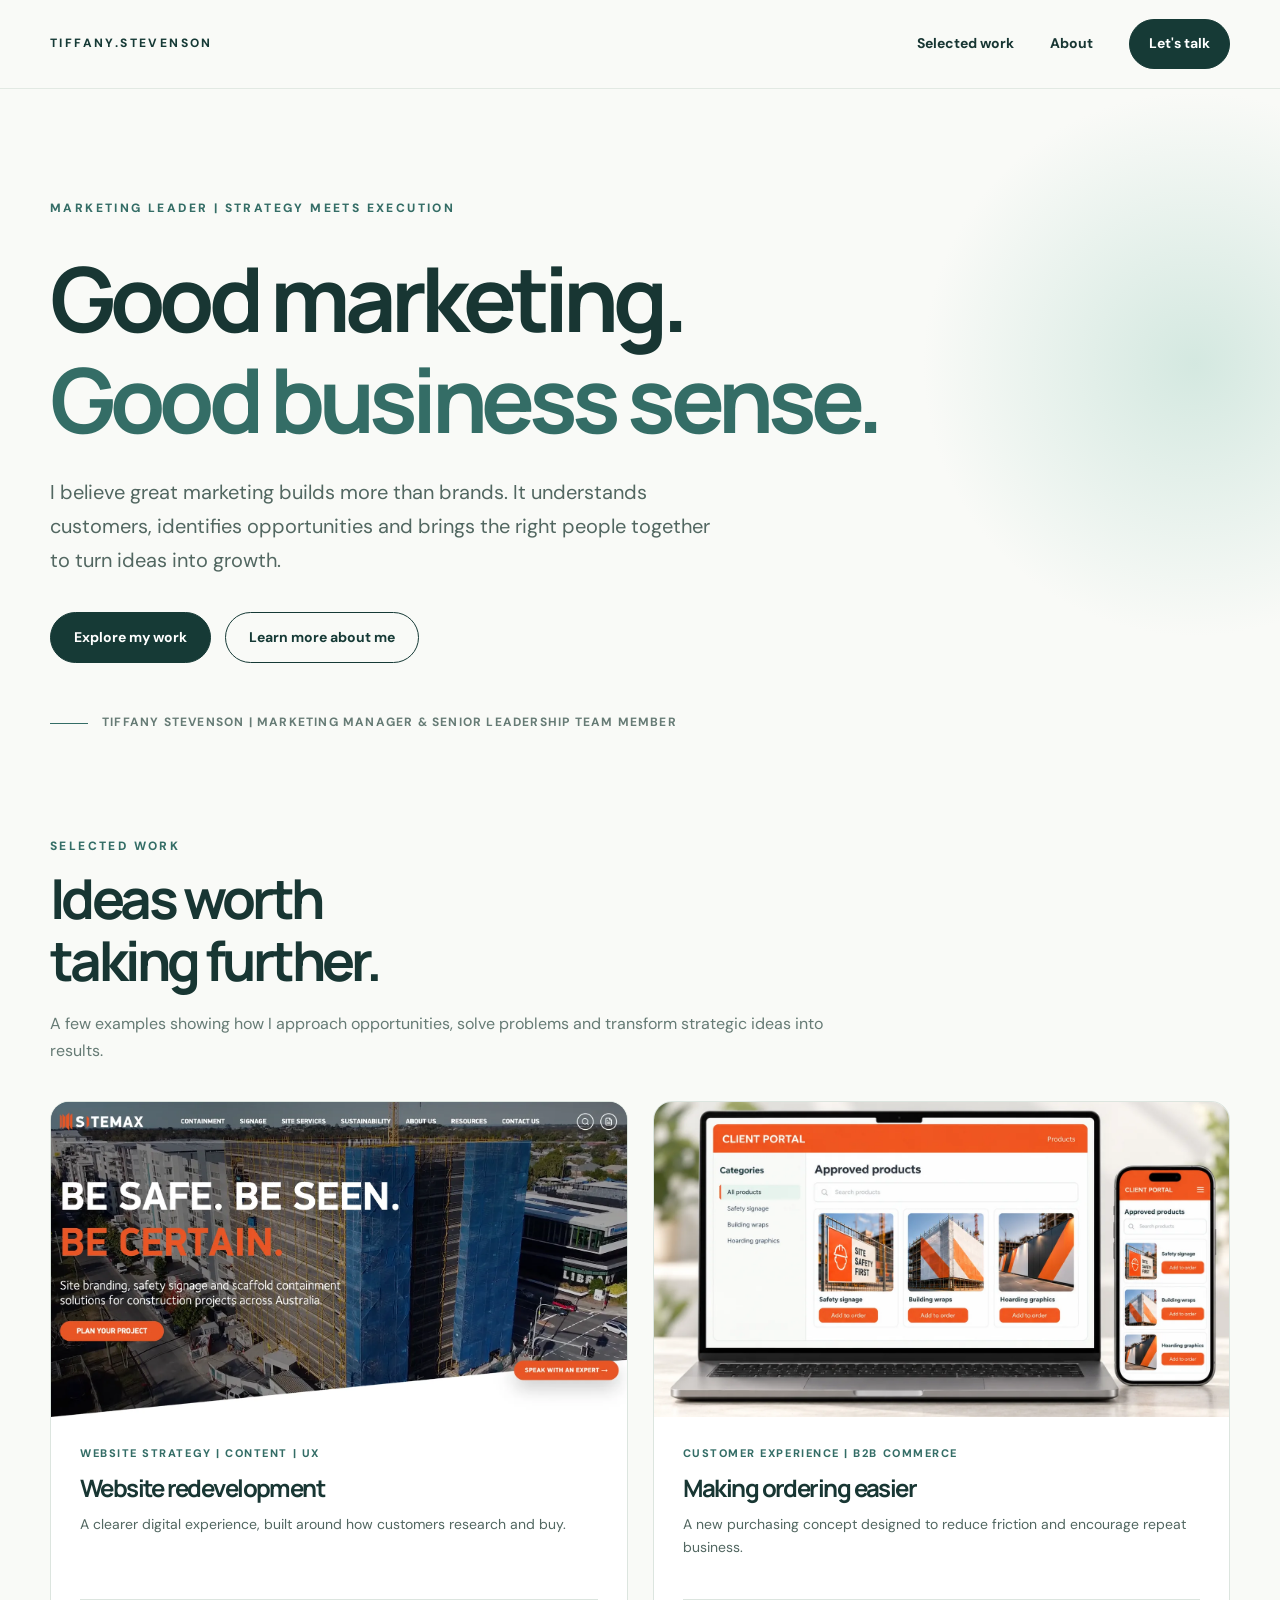
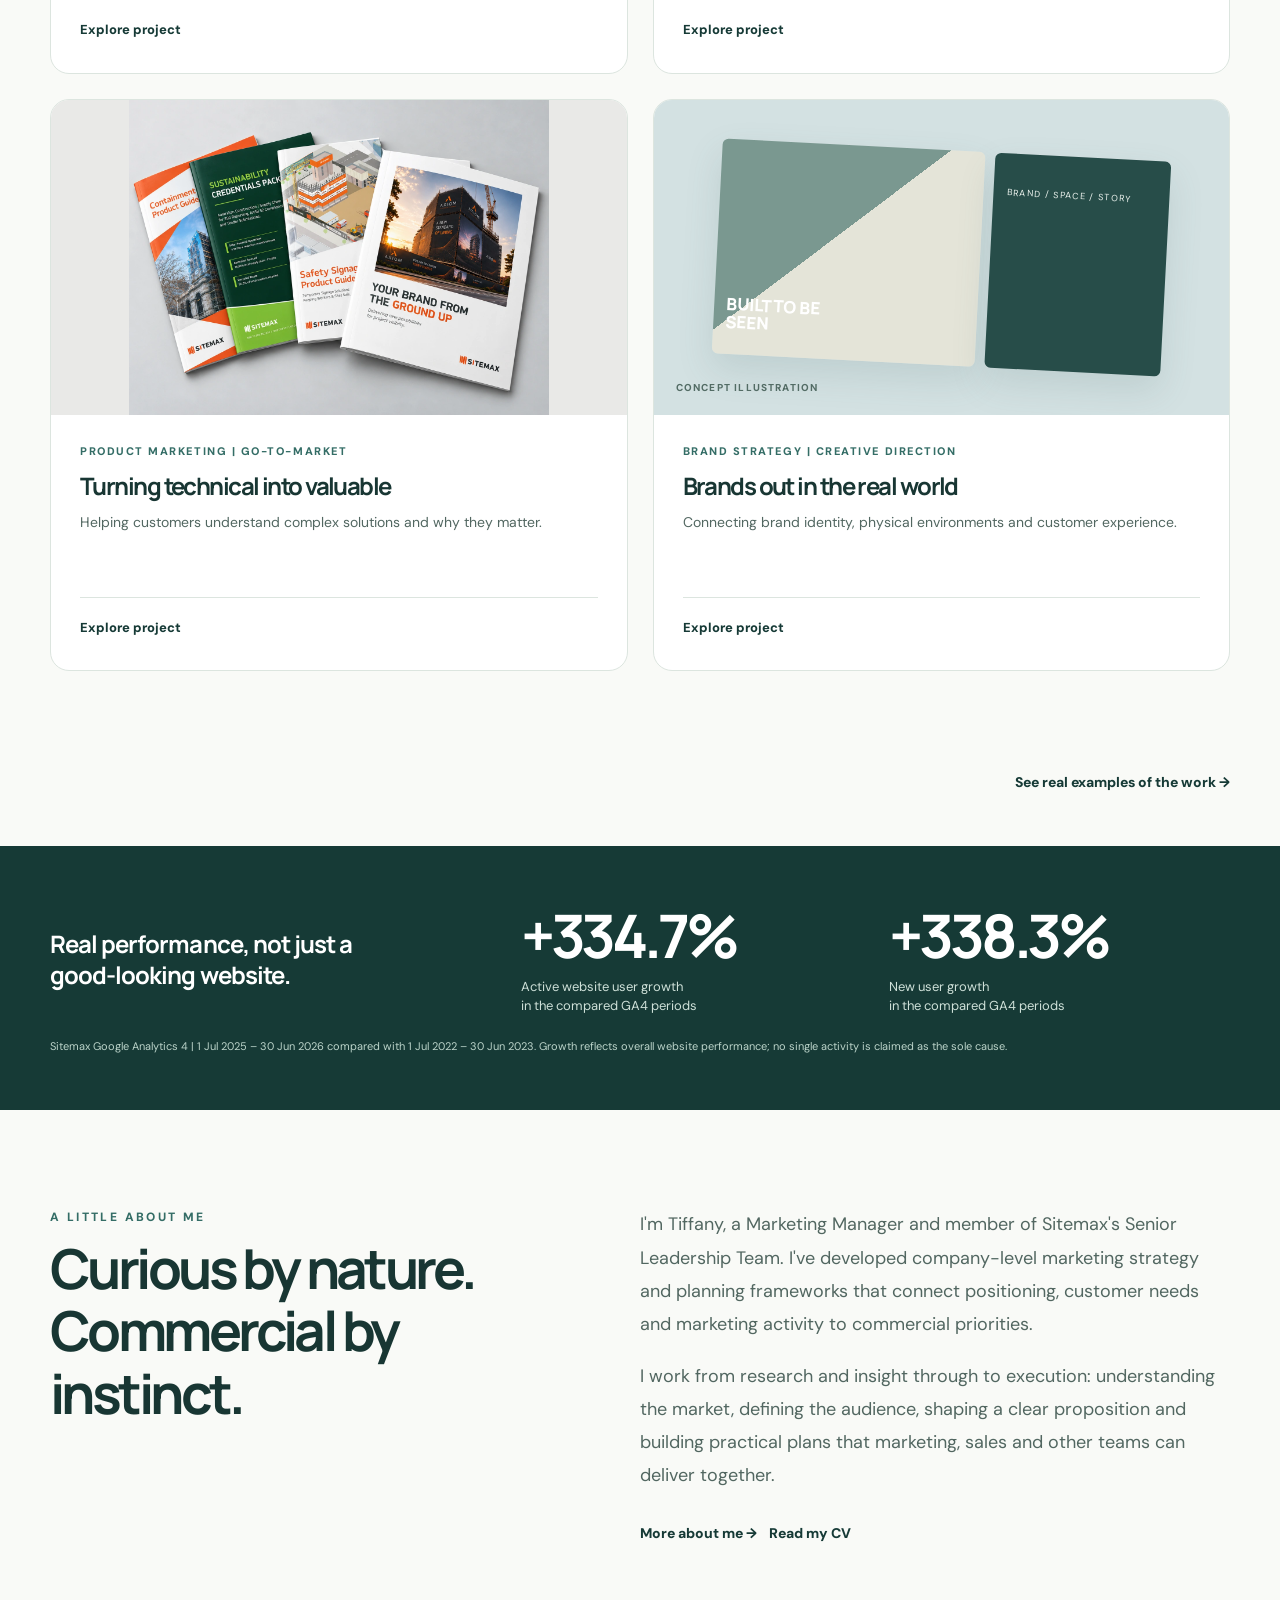
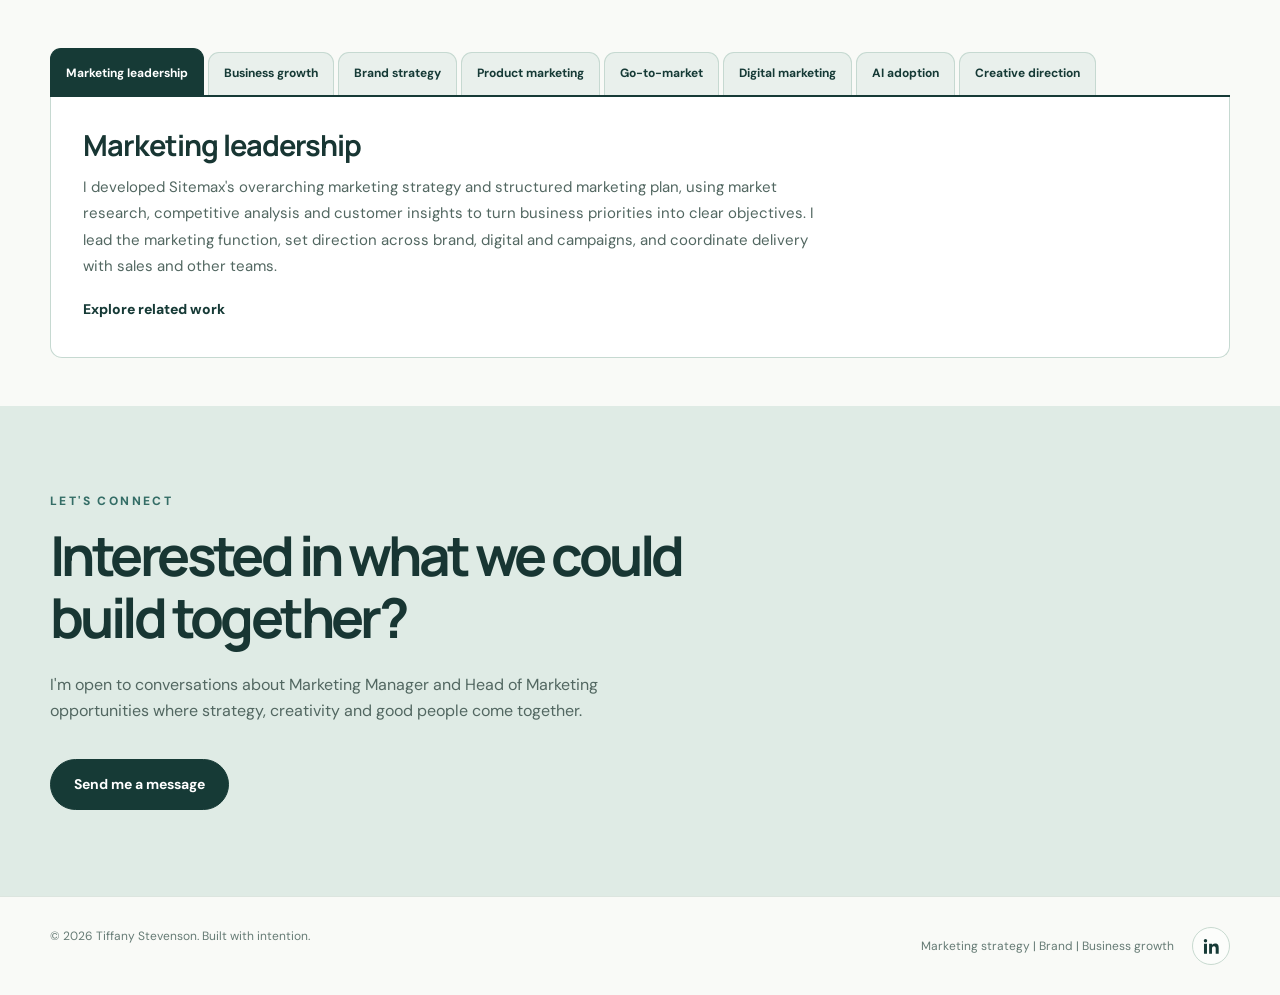
<file: index.html>
<!DOCTYPE html><html lang="en-AU"><head><meta charset="UTF-8"><meta name="viewport" content="width=device-width,initial-scale=1"><meta name="theme-color" content="#f9faf7"><meta name="description" content="Tiffany Stevenson is an Australian marketing leader focused on brand strategy, commercial growth, digital marketing and creative direction."><title>Marketing leader & selected work | Tiffany Stevenson</title><link rel="stylesheet" href="styles.css?v=work-intro-position-20261011"></head><body><a class="skip" href="#main">Skip to content</a><header class="topbar"><nav class="nav wrap" aria-label="Main navigation"><a class="brand" href="index.html" aria-label="Tiffany Stevenson home">TIFFANY<span>.</span>STEVENSON</a><button class="mobile-toggle" aria-label="Toggle menu" aria-expanded="false" aria-controls="navlinks">☰</button><div class="links" id="navlinks"><a href="index.html#work">Selected work</a><a href="about.html">About</a><a class="navcta" href="contact.html">Let's talk</a></div></nav></header><main id="main"><section class="hero"><div class="wrap"><div class="eyebrow">Marketing leader | Strategy meets execution</div><h1>Good marketing.<br><em>Good business sense.</em></h1><p class="hero-copy">I believe great marketing builds more than brands. It understands customers, identifies opportunities and brings the right people together to turn ideas into growth.</p><div class="hero-actions"><a class="btn btn-primary" href="#work">Explore my work </a><a class="btn btn-secondary" href="about.html">Learn more about me</a></div><div class="hero-note">Tiffany Stevenson | Marketing Manager & senior leadership team member</div></div></section>
<section class="section" id="work" aria-labelledby="work-heading"><div class="wrap"><div class="section-header work-section-header"><div><div class="eyebrow">Selected work</div><h2 id="work-heading">Ideas worth<br>taking further.</h2><p class="work-section-intro">A few examples showing how I approach opportunities, solve problems and transform strategic ideas into results.</p></div></div><div class="work-grid"><a class="work-card" href="website.html" aria-label="View Website redevelopment case study"><div class="visual is-website site-card-visual"><img class="sitemax-real-card-image" src="assets/Sitemax-website-sample.webp?v=restore-website-card-20261009" alt="Sitemax website homepage featuring the Be Safe. Be Seen. Be Certain. hero" loading="lazy"></div><div class="card-body"><div class="meta">Website strategy | Content | UX</div><h3>Website redevelopment</h3><p>A clearer digital experience, built around how customers research and buy.</p><div class="card-foot"><span>Explore project</span></div></div></a><a class="work-card" href="portal.html" aria-label="View Making ordering easier case study"><div class="visual is-portal portal-card-visual"><img src="assets/client_portal_product_mockup.webp" alt="Illustrative client portal ordering experience displayed on a laptop and phone" loading="lazy" decoding="async" width="1448" height="1086"></div><div class="card-body"><div class="meta">Customer experience | B2B commerce</div><h3>Making ordering easier</h3><p>A new purchasing concept designed to reduce friction and encourage repeat business.</p><div class="card-foot"><span>Explore project</span></div></div></a><a class="work-card" href="product.html" aria-label="View Turning technical into valuable case study"><div class="visual is-product product-guides-visual"><img src="assets/professional_sitemax_brochure_collection.webp" alt="Sitemax product guides, sustainability credentials and construction branding brochures displayed as printed documents" loading="lazy" decoding="async" width="1408" height="1024"></div><div class="card-body"><div class="meta">Product marketing | Go-to-market</div><h3>Turning technical into valuable</h3><p>Helping customers understand complex solutions and why they matter.</p><div class="card-foot"><span>Explore project</span></div></div></a><a class="work-card" href="brand.html" aria-label="View Brands out in the real world case study"><div class="visual is-brand"><div class="brand-grid"><div></div><div></div></div><span class="visual-tag">Concept illustration</span></div><div class="card-body"><div class="meta">Brand strategy | Creative direction</div><h3>Brands out in the real world</h3><p>Connecting brand identity, physical environments and customer experience.</p><div class="card-foot"><span>Explore project</span></div></div></a></div></div></section>
<div class="wrap practice-home-link"><a class="text-link" href="product.html#work-in-practice">See real examples of the work →</a></div>
<section class="metrics" aria-labelledby="metrics-heading"><div class="wrap"><div class="metric-row"><div class="metric-intro" id="metrics-heading">Real performance, not just a good-looking website.</div><div><div class="metric-number">+334.7%</div><div class="metric-label">Active website user growth<br>in the compared GA4 periods</div></div><div><div class="metric-number">+338.3%</div><div class="metric-label">New user growth<br>in the compared GA4 periods</div></div></div><div class="metric-small">Sitemax Google Analytics 4 | 1 Jul 2025 – 30 Jun 2026 compared with 1 Jul 2022 – 30 Jun 2023. Growth reflects overall website performance; no single activity is claimed as the sole cause.</div></div></section>
<section class="section" id="about" aria-labelledby="about-heading"><div class="wrap about-grid"><div><div class="eyebrow">A little about me</div><h2 id="about-heading">Curious by nature.<br>Commercial by instinct.</h2></div><div class="about-text"><p>I'm Tiffany, a Marketing Manager and member of Sitemax's Senior Leadership Team. I've developed company-level marketing strategy and planning frameworks that connect positioning, customer needs and marketing activity to commercial priorities.</p><p>I work from research and insight through to execution: understanding the market, defining the audience, shaping a clear proposition and building practical plans that marketing, sales and other teams can deliver together.</p><div style="margin-top:27px"><a class="text-link" href="about.html">More about me →</a> &nbsp; <a class="text-link" href="assets/Tiffany_Stevenson_CV.pdf" target="_blank" rel="noopener">Read my CV</a></div></div><div class="about-tabs-full"><div class="capability-tabs"><div class="cap-tablist" role="tablist" aria-label="Marketing capabilities"><button type="button" role="tab" id="cap-tab-0" aria-controls="cap-panel-0" aria-selected="true" tabindex="0" class="cap-tab is-active">Marketing leadership</button><button type="button" role="tab" id="cap-tab-1" aria-controls="cap-panel-1" aria-selected="false" tabindex="-1" class="cap-tab">Business growth</button><button type="button" role="tab" id="cap-tab-2" aria-controls="cap-panel-2" aria-selected="false" tabindex="-1" class="cap-tab">Brand strategy</button><button type="button" role="tab" id="cap-tab-3" aria-controls="cap-panel-3" aria-selected="false" tabindex="-1" class="cap-tab">Product marketing</button><button type="button" role="tab" id="cap-tab-4" aria-controls="cap-panel-4" aria-selected="false" tabindex="-1" class="cap-tab">Go-to-market</button><button type="button" role="tab" id="cap-tab-5" aria-controls="cap-panel-5" aria-selected="false" tabindex="-1" class="cap-tab">Digital marketing</button><button type="button" role="tab" id="cap-tab-6" aria-controls="cap-panel-6" aria-selected="false" tabindex="-1" class="cap-tab">AI adoption</button><button type="button" role="tab" id="cap-tab-7" aria-controls="cap-panel-7" aria-selected="false" tabindex="-1" class="cap-tab">Creative direction</button></div><div class="cap-panels"><div role="tabpanel" id="cap-panel-0" aria-labelledby="cap-tab-0" class="cap-panel" ><h3>Marketing leadership</h3><p>I developed Sitemax's overarching marketing strategy and structured marketing plan, using market research, competitive analysis and customer insights to turn business priorities into clear objectives. I lead the marketing function, set direction across brand, digital and campaigns, and coordinate delivery with sales and other teams.</p><a class="text-link" href="about.html">Explore related work</a></div><div role="tabpanel" id="cap-panel-1" aria-labelledby="cap-tab-1" class="cap-panel" hidden><h3>Business growth</h3><p>I approach growth across the customer journey, from building awareness and credibility to making it easier to enquire, order and return. I connect digital experience, relevant content and sales support to measurable customer actions. The website case study records 334.7% growth in active users and 338.3% in new users across its reporting periods; those are overall site figures, not results attributed solely to my initiatives.</p><a class="text-link" href="website.html">Explore related work</a></div><div role="tabpanel" id="cap-panel-2" aria-labelledby="cap-tab-2" class="cap-panel" hidden><h3>Brand strategy</h3><p>I've led Sitemax's brand positioning and messaging, bringing its value proposition into a consistent visual and verbal identity across the website, product communications and sales materials. My approach starts with customer needs and genuine points of difference, then turns that thinking into a brand people can recognise and understand.</p><a class="text-link" href="brand.html">Explore related work</a></div><div role="tabpanel" id="cap-panel-3" aria-labelledby="cap-tab-3" class="cap-panel" hidden><h3>Product marketing</h3><p>I translate technical product specifications, test evidence and compliance information into clear customer benefits. For the construction industry, this means building practical product guides, value propositions and campaign materials around real on-site requirements.</p><a class="text-link" href="product.html">Explore related work</a></div><div role="tabpanel" id="cap-panel-4" aria-labelledby="cap-tab-4" class="cap-panel" hidden><h3>Go-to-market</h3><p>I developed a structured annual marketing framework and quarterly campaign plans that connect business objectives with defined audiences, customer insights, key messages and content pillars. I map activity across advertising, email, social, website content and sales outreach, then align teams around the campaign calendar and measures of success.</p><a class="text-link" href="product.html">Explore related work</a></div><div role="tabpanel" id="cap-panel-5" aria-labelledby="cap-tab-5" class="cap-panel" hidden><h3>Digital marketing</h3><p>I led the customer journey, content structure, SEO and AEO improvements for Sitemax’s website redevelopment, working with external developers to deliver the live experience. I also implemented website security and anti-spam measures to improve enquiry quality.</p><a class="text-link" href="website.html">Explore related work</a></div><div role="tabpanel" id="cap-panel-6" aria-labelledby="cap-tab-6" class="cap-panel" hidden><h3>AI adoption</h3><p>I look for practical uses of AI that make marketing work more efficient while protecting accuracy and brand consistency. This includes exploring repeatable workflows and advocating clear templates, review steps and reliable source information for sales and marketing content.</p><a class="text-link" href="about.html">Explore related work</a></div><div role="tabpanel" id="cap-panel-7" aria-labelledby="cap-tab-7" class="cap-panel" hidden><h3>Creative direction</h3><p>I lead creative direction for Sitemax, translating our brand strategy into consistent, purposeful work across campaigns, website content, product guides, sales collateral and digital channels. I develop the concepts, messaging and creative briefs, then work with designers, developers and production partners to deliver materials that communicate our value clearly and support the business’s commercial goals.</p><a class="text-link" href="brand.html">Explore related work</a></div></div></div></div></div></section>
<section class="contact" id="contact" aria-labelledby="contact-heading"><div class="wrap"><div class="eyebrow">Let's connect</div><h2 id="contact-heading">Interested in what we could build together?</h2><p>I'm open to conversations about Marketing Manager and Head of Marketing opportunities where strategy, creativity and good people come together.</p><div class="hero-actions"><a class="btn btn-primary" href="contact.html">Send me a message</a></div></div></section></main><footer class="footer"><div class="wrap"><span>© <span data-year>2026</span> Tiffany Stevenson. Built with intention.</span><div class="footer-right"><span>Marketing strategy | Brand | Business growth</span><a class="linkedin-link" href="https://www.linkedin.com/in/tiffanymstevenson/" target="_blank" rel="noopener noreferrer" aria-label="Tiffany Stevenson on LinkedIn" title="LinkedIn"><svg viewBox="0 0 24 24" width="19" height="19" fill="currentColor" aria-hidden="true" focusable="false"><path d="M2.5 8.5h3.8V21H2.5zM4.4 2.4a2.2 2.2 0 1 0 0 4.4 2.2 2.2 0 0 0 0-4.4zM9 8.5h3.6v1.7h.1c.5-1 1.8-2 3.7-2 4 0 4.7 2.6 4.7 6V21h-3.8v-6c0-1.5 0-3.4-2.2-3.4s-2.5 1.7-2.5 3.3V21H9z"/></svg></a></div></div></footer><script src="script.js" defer></script><script>(function(){const group=document.querySelector('.capability-tabs');if(!group)return;const tabs=[...group.querySelectorAll('[role="tab"]')];function activate(index,focus){tabs.forEach((tab,i)=>{const selected=i===index;tab.setAttribute('aria-selected',String(selected));tab.tabIndex=selected?0:-1;tab.classList.toggle('is-active',selected);document.getElementById(tab.getAttribute('aria-controls')).hidden=!selected});if(focus)tabs[index].focus()}tabs.forEach((tab,index)=>{tab.addEventListener('click',()=>activate(index,false));tab.addEventListener('keydown',e=>{let next=index;if(e.key==='ArrowRight')next=(index+1)%tabs.length;else if(e.key==='ArrowLeft')next=(index-1+tabs.length)%tabs.length;else if(e.key==='Home')next=0;else if(e.key==='End')next=tabs.length-1;else return;e.preventDefault();activate(next,true)})})})();</script></body></html>
</file>
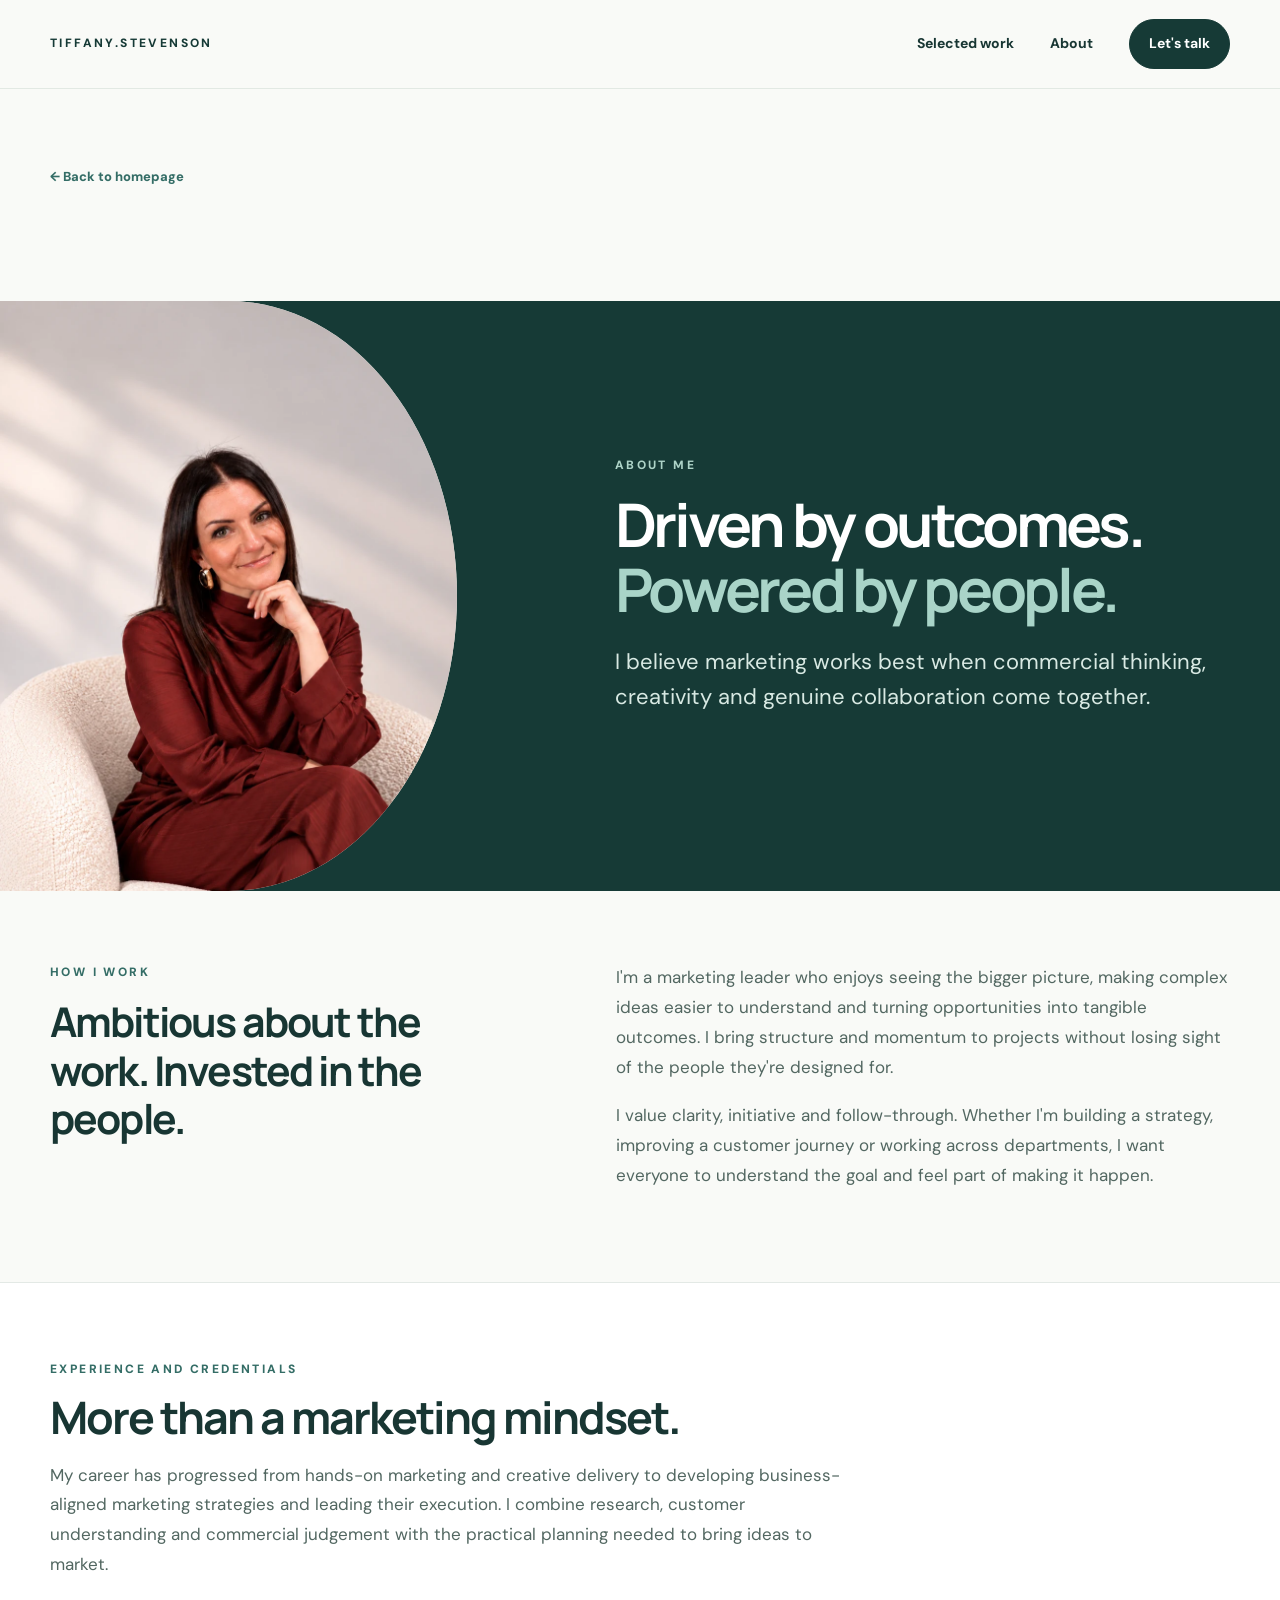
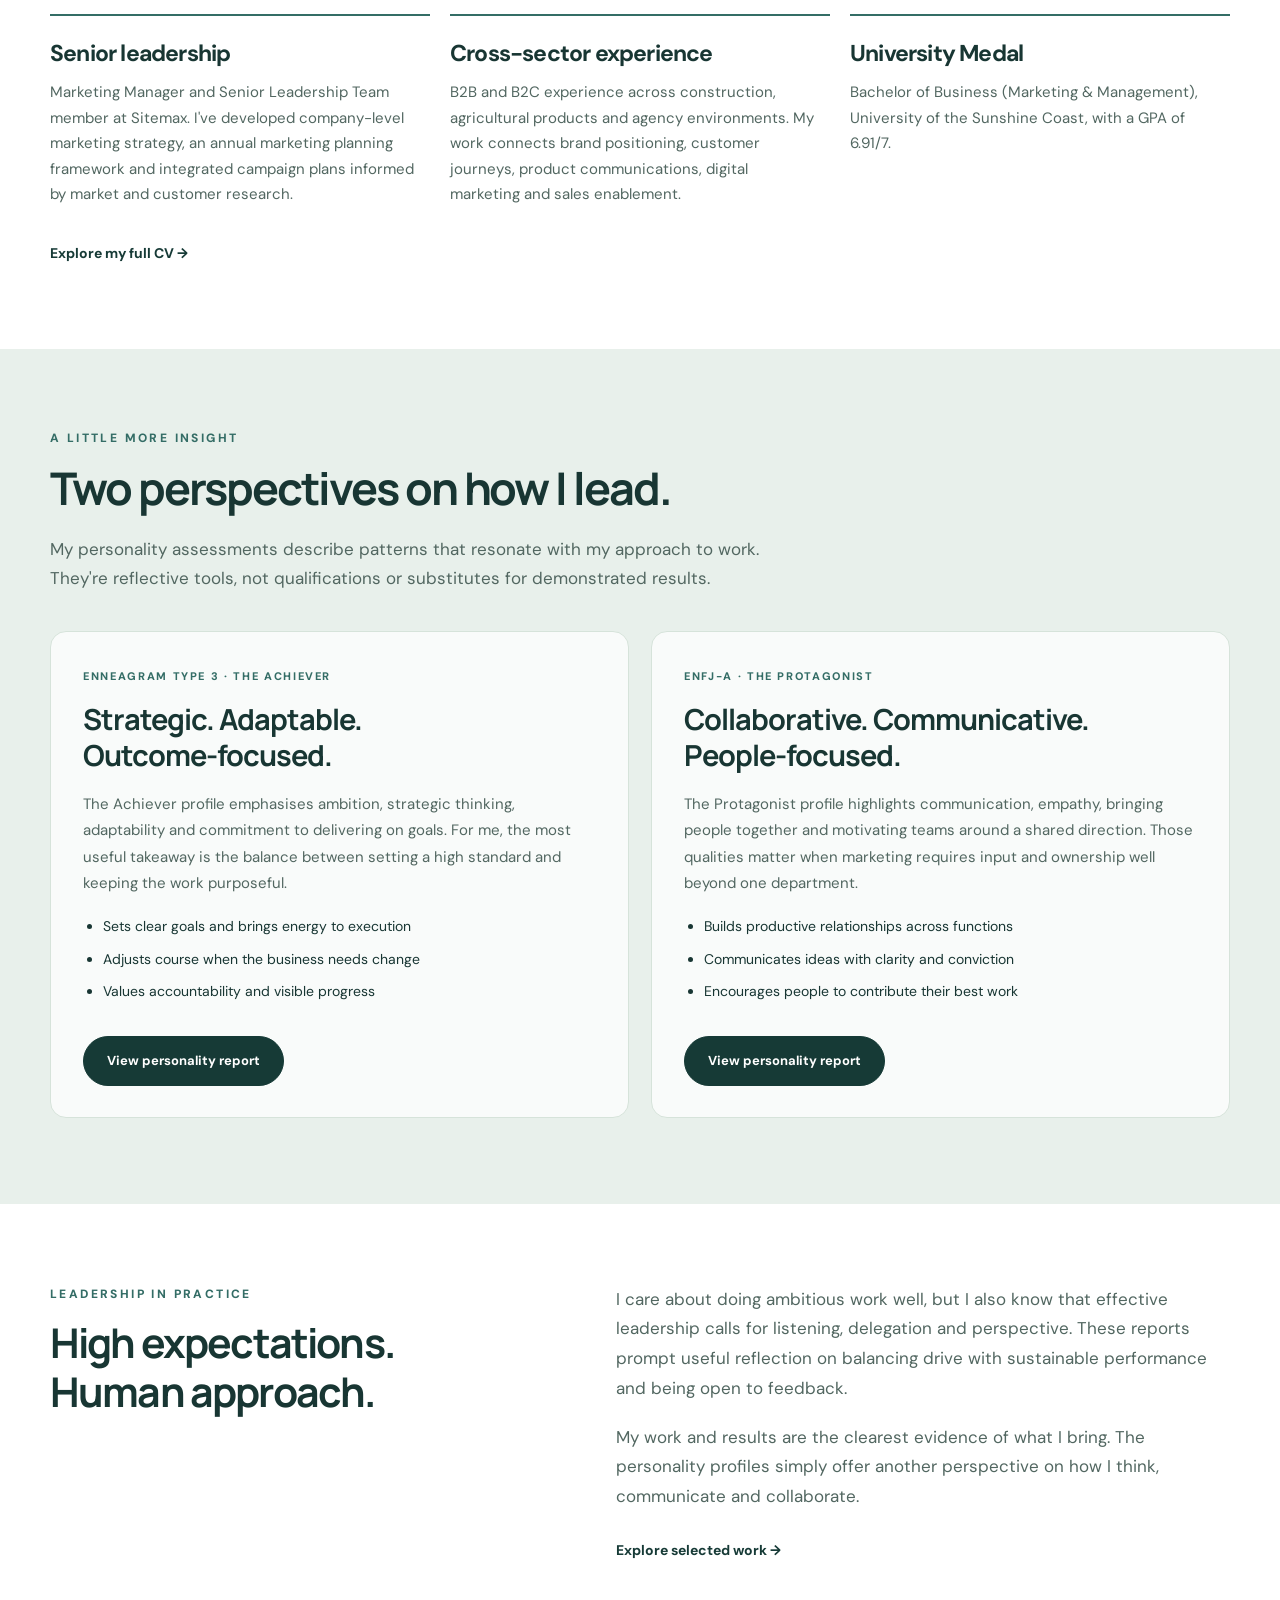
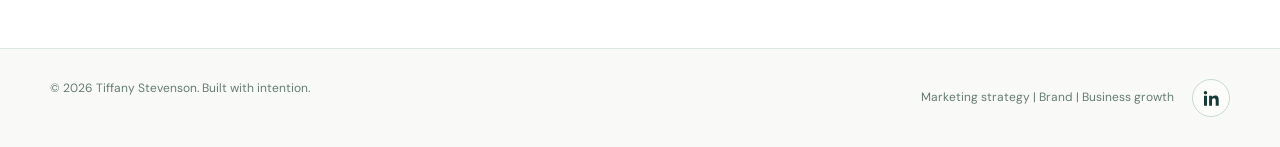
<file: about.html>
<!DOCTYPE html><html lang="en-AU"><head><meta charset="UTF-8"><meta name="viewport" content="width=device-width,initial-scale=1"><meta name="theme-color" content="#f9faf7"><meta name="description" content="About Tiffany Stevenson: marketing leadership, strategic thinking, communication and people-centred leadership."><title>About me | Tiffany Stevenson</title><link rel="stylesheet" href="styles.css?v=about-back-tight-20261010"></head><body><a class="skip" href="#main">Skip to content</a><header class="topbar"><nav class="nav wrap" aria-label="Main navigation"><a class="brand" href="index.html" aria-label="Tiffany Stevenson home">TIFFANY<span>.</span>STEVENSON</a><button class="mobile-toggle" aria-label="Toggle menu" aria-expanded="false" aria-controls="navlinks">☰</button><div class="links" id="navlinks"><a href="index.html#work">Selected work</a><a href="about.html">About</a><a class="navcta" href="contact.html">Let's talk</a></div></nav></header><main id="main"><article class="interior about-profile-page"><div class="wrap about-back-wrap"><a class="back" href="index.html">← Back to homepage</a></div><section class="about-hero-band"><div class="wrap"><div class="about-hero"><div class="about-portrait"><img src="assets/TiffanyMStevensonPortrait.webp" alt="Portrait of Tiffany Stevenson in a burgundy outfit" loading="eager" decoding="async"></div><div class="about-hero-copy"><div class="eyebrow">About me</div><h1>Driven by outcomes.<br><em>Powered by people.</em></h1><p class="lead">I believe marketing works best when commercial thinking, creativity and genuine collaboration come together.</p></div></div></div></section><div class="wrap about-work-wrap"><div class="about-profile-intro"><div><div class="eyebrow">How I work</div><h2>Ambitious about the work. Invested in the people.</h2></div><div><p>I'm a marketing leader who enjoys seeing the bigger picture, making complex ideas easier to understand and turning opportunities into tangible outcomes. I bring structure and momentum to projects without losing sight of the people they're designed for.</p><p>I value clarity, initiative and follow-through. Whether I'm building a strategy, improving a customer journey or working across departments, I want everyone to understand the goal and feel part of making it happen.</p></div></div></div><section class="about-career-proof" aria-labelledby="career-proof-title"><div class="wrap"><div class="eyebrow">Experience and credentials</div><h2 id="career-proof-title">More than a marketing mindset.</h2><p class="about-career-intro">My career has progressed from hands-on marketing and creative delivery to developing business-aligned marketing strategies and leading their execution. I combine research, customer understanding and commercial judgement with the practical planning needed to bring ideas to market.</p><div class="about-career-grid"><div><strong>Senior leadership</strong><span>Marketing Manager and Senior Leadership Team member at Sitemax. I've developed company-level marketing strategy, an annual marketing planning framework and integrated campaign plans informed by market and customer research.</span></div><div><strong>Cross-sector experience</strong><span>B2B and B2C experience across construction, agricultural products and agency environments. My work connects brand positioning, customer journeys, product communications, digital marketing and sales enablement.</span></div><div><strong>University Medal</strong><span>Bachelor of Business (Marketing &amp; Management), University of the Sunshine Coast, with a GPA of 6.91/7.</span></div></div><a class="text-link" href="assets/Tiffany_Stevenson_CV.pdf" target="_blank" rel="noopener">Explore my full CV →</a></div></section><section class="about-traits"><div class="wrap"><div class="eyebrow">A little more insight</div><h2>Two perspectives on how I lead.</h2><p class="about-traits-intro">My personality assessments describe patterns that resonate with my approach to work. They're reflective tools, not qualifications or substitutes for demonstrated results.</p><div class="about-trait-grid"><div><span class="about-trait-type">Enneagram Type 3 · The Achiever</span><h3>Strategic. Adaptable.<br>Outcome-focused.</h3><p>The Achiever profile emphasises ambition, strategic thinking, adaptability and commitment to delivering on goals. For me, the most useful takeaway is the balance between setting a high standard and keeping the work purposeful.</p><ul><li>Sets clear goals and brings energy to execution</li><li>Adjusts course when the business needs change</li><li>Values accountability and visible progress</li></ul><a class="btn btn-primary personality-report-button" href="assets/Achiever%20Personality%20Results.pdf" target="_blank" rel="noopener">View personality report</a></div><div><span class="about-trait-type">ENFJ-A · The Protagonist</span><h3>Collaborative. Communicative.<br>People-focused.</h3><p>The Protagonist profile highlights communication, empathy, bringing people together and motivating teams around a shared direction. Those qualities matter when marketing requires input and ownership well beyond one department.</p><ul><li>Builds productive relationships across functions</li><li>Communicates ideas with clarity and conviction</li><li>Encourages people to contribute their best work</li></ul><a class="btn btn-primary personality-report-button" href="assets/ENFJ-A%20Protagonist%20Personality%20Results.pdf" target="_blank" rel="noopener">View personality report</a></div></div></div></section><section class="about-profile-more"><div class="wrap"><div class="about-profile-intro"><div><div class="eyebrow">Leadership in practice</div><h2>High expectations. Human approach.</h2></div><div><p>I care about doing ambitious work well, but I also know that effective leadership calls for listening, delegation and perspective. These reports prompt useful reflection on balancing drive with sustainable performance and being open to feedback.</p><p>My work and results are the clearest evidence of what I bring. The personality profiles simply offer another perspective on how I think, communicate and collaborate.</p><a class="text-link" href="index.html#work">Explore selected work →</a></div></div></div></section></article></main><footer class="footer"><div class="wrap"><span>© <span data-year>2026</span> Tiffany Stevenson. Built with intention.</span><div class="footer-right"><span>Marketing strategy | Brand | Business growth</span><a class="linkedin-link" href="https://www.linkedin.com/in/tiffanymstevenson/" target="_blank" rel="noopener noreferrer" aria-label="Tiffany Stevenson on LinkedIn" title="LinkedIn"><svg viewBox="0 0 24 24" width="19" height="19" fill="currentColor" aria-hidden="true" focusable="false"><path d="M2.5 8.5h3.8V21H2.5zM4.4 2.4a2.2 2.2 0 1 0 0 4.4 2.2 2.2 0 0 0 0-4.4zM9 8.5h3.6v1.7h.1c.5-1 1.8-2 3.7-2 4 0 4.7 2.6 4.7 6V21h-3.8v-6c0-1.5 0-3.4-2.2-3.4s-2.5 1.7-2.5 3.3V21H9z"/></svg></a></div></div></footer><script src="script.js" defer></script></body></html>
</file>
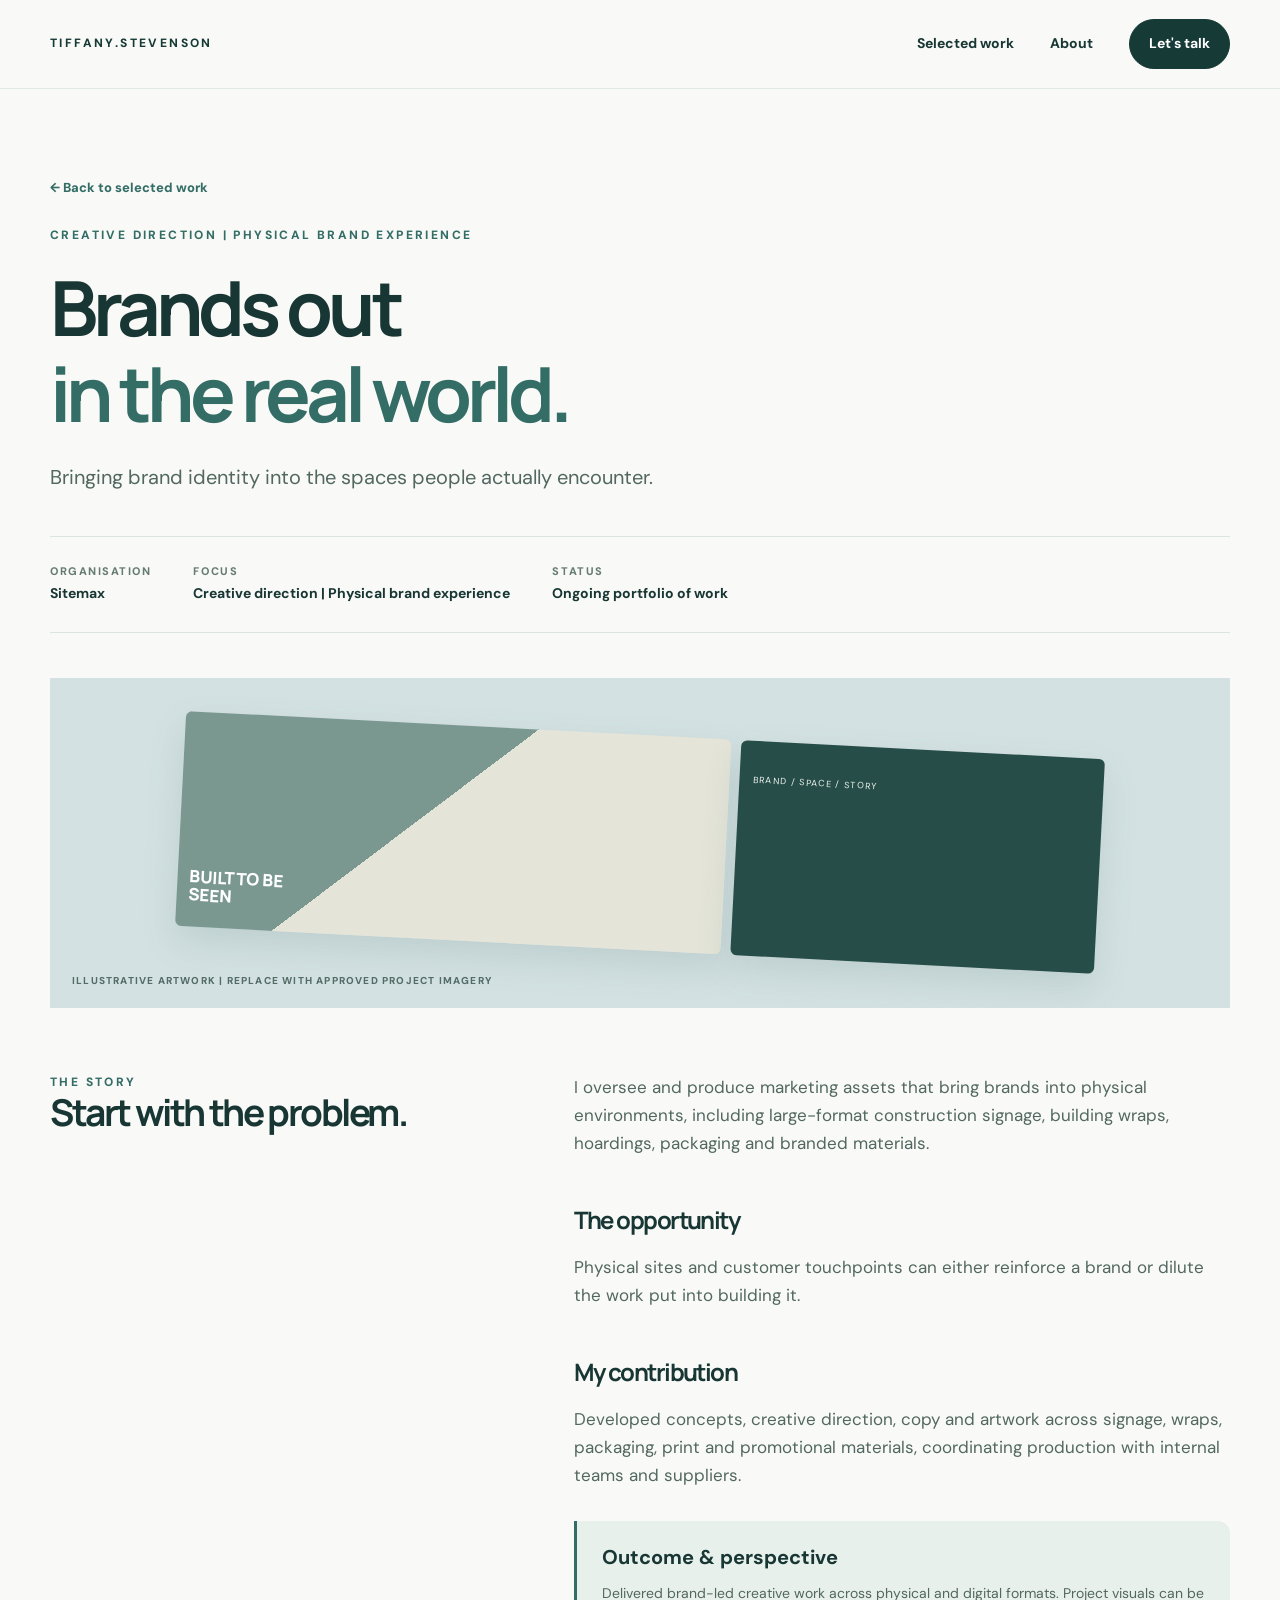
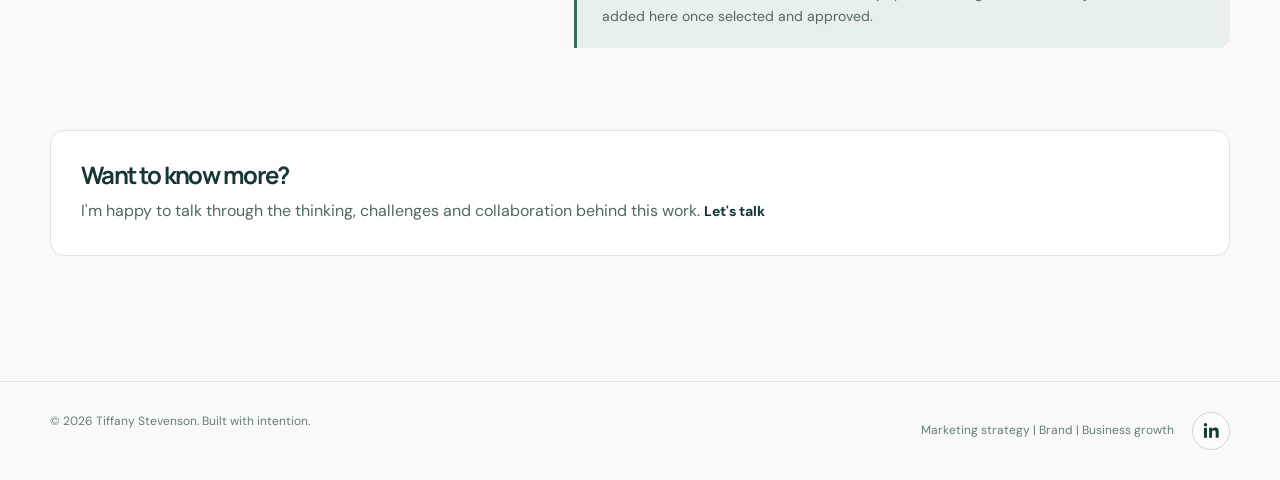
<file: brand.html>
<!DOCTYPE html><html lang="en-AU"><head><meta charset="UTF-8"><meta name="viewport" content="width=device-width,initial-scale=1"><meta name="theme-color" content="#f9faf7"><meta name="description" content="Tiffany Stevenson is an Australian marketing leader focused on brand strategy, commercial growth, digital marketing and creative direction."><title>Brands out in the real world | Tiffany Stevenson</title><link rel="stylesheet" href="styles.css?v=linkedin-hover-fix-20261010"></head><body><a class="skip" href="#main">Skip to content</a><header class="topbar"><nav class="nav wrap" aria-label="Main navigation"><a class="brand" href="index.html" aria-label="Tiffany Stevenson home">TIFFANY<span>.</span>STEVENSON</a><button class="mobile-toggle" aria-label="Toggle menu" aria-expanded="false" aria-controls="navlinks">☰</button><div class="links" id="navlinks"><a href="index.html#work">Selected work</a><a href="about.html">About</a><a class="navcta" href="contact.html">Let's talk</a></div></nav></header><main id="main"><article class="interior"><div class="wrap"><a href="index.html#work" class="back">← Back to selected work</a><div class="eyebrow">Creative direction | Physical brand experience</div><h1>Brands out<br><em>in the real world.</em></h1><p class="lead">Bringing brand identity into the spaces people actually encounter.</p><div class="case-meta"><div><span>Organisation</span><strong>Sitemax</strong></div><div><span>Focus</span><strong>Creative direction | Physical brand experience</strong></div><div><span>Status</span><strong>Ongoing portfolio of work</strong></div></div><div class="visual is-brand detail-visual"><div class="brand-grid"><div></div><div></div></div><span class="visual-tag">Illustrative artwork | Replace with approved project imagery</span></div><div class="case-content"><div><div class="eyebrow">The story</div><h2>Start with the problem.</h2></div><div><p>I oversee and produce marketing assets that bring brands into physical environments, including large-format construction signage, building wraps, hoardings, packaging and branded materials.</p><h3>The opportunity</h3><p>Physical sites and customer touchpoints can either reinforce a brand or dilute the work put into building it.</p><h3>My contribution</h3><p>Developed concepts, creative direction, copy and artwork across signage, wraps, packaging, print and promotional materials, coordinating production with internal teams and suppliers.</p><div class="outcome"><strong>Outcome & perspective</strong><p>Delivered brand-led creative work across physical and digital formats. Project visuals can be added here once selected and approved.</p></div></div></div><div class="muted-box"><h3>Want to know more?</h3><p>I'm happy to talk through the thinking, challenges and collaboration behind this work. <a href="contact.html" class="text-link">Let's talk</a></p></div></div></article></main><footer class="footer"><div class="wrap"><span>© <span data-year>2026</span> Tiffany Stevenson. Built with intention.</span><div class="footer-right"><span>Marketing strategy | Brand | Business growth</span><a class="linkedin-link" href="https://www.linkedin.com/in/tiffanymstevenson/" target="_blank" rel="noopener noreferrer" aria-label="Tiffany Stevenson on LinkedIn" title="LinkedIn"><svg viewBox="0 0 24 24" width="19" height="19" fill="currentColor" aria-hidden="true" focusable="false"><path d="M2.5 8.5h3.8V21H2.5zM4.4 2.4a2.2 2.2 0 1 0 0 4.4 2.2 2.2 0 0 0 0-4.4zM9 8.5h3.6v1.7h.1c.5-1 1.8-2 3.7-2 4 0 4.7 2.6 4.7 6V21h-3.8v-6c0-1.5 0-3.4-2.2-3.4s-2.5 1.7-2.5 3.3V21H9z"/></svg></a></div></div></footer><script src="script.js" defer></script></body></html>
</file>
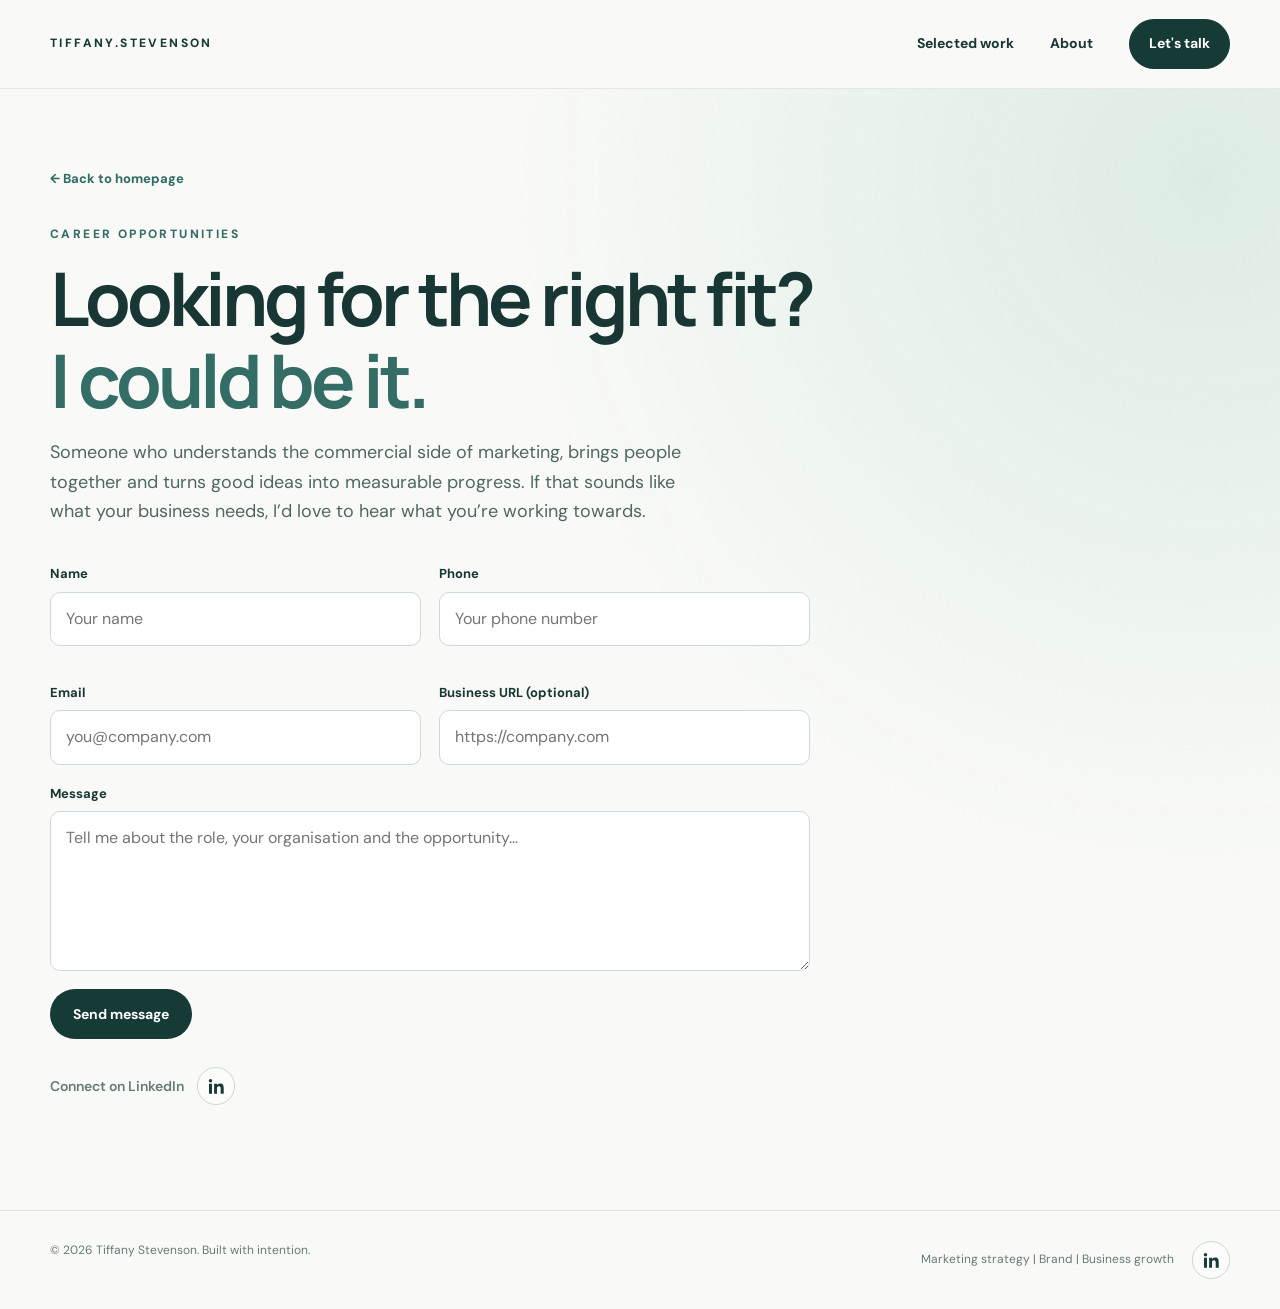
<file: contact.html>
<!DOCTYPE html><html lang="en-AU"><head><meta charset="UTF-8"><meta name="viewport" content="width=device-width,initial-scale=1"><meta name="theme-color" content="#f9faf7"><meta name="description" content="Contact Tiffany Stevenson about marketing leadership opportunities and collaborations."><title>Let's talk | Tiffany Stevenson</title><link rel="stylesheet" href="styles.css?v=linkedin-hover-fix-20261010"></head><body><a class="skip" href="#main">Skip to content</a><header class="topbar"><nav class="nav wrap" aria-label="Main navigation"><a class="brand" href="index.html" aria-label="Tiffany Stevenson home">TIFFANY<span>.</span>STEVENSON</a><button class="mobile-toggle" aria-label="Toggle menu" aria-expanded="false" aria-controls="navlinks">☰</button><div class="links" id="navlinks"><a href="index.html#work">Selected work</a><a href="about.html">About</a><a class="navcta" href="contact.html">Let's talk</a></div></nav></header><main id="main"><section class="contact contact-page" aria-labelledby="contact-heading"><div class="wrap"><a href="index.html" class="back">← Back to homepage</a><div class="eyebrow">Career opportunities</div><h1 id="contact-heading">Looking for the right fit?<br><em>I could be it.</em></h1><p>Someone who understands the commercial side of marketing, brings people together and turns good ideas into measurable progress. If that sounds like what your business needs, I’d love to hear what you’re working towards.</p><form class="portfolio-contact-form" action="https://formsubmit.co/tmstevenson032@gmail.com" method="POST"><input type="hidden" name="_subject" value="New career opportunity enquiry from portfolio"><input type="hidden" name="_template" value="table"><input type="hidden" name="_next" value="https://tmstevenson.github.io/cv/thanks.html"><input type="text" name="_honey" tabindex="-1" autocomplete="off" class="contact-honeypot" aria-hidden="true"><div class="contact-input-row"><div class="contact-field"><label for="contact-name">Name</label><input id="contact-name" name="name" type="text" placeholder="Your name" autocomplete="name" maxlength="100" required></div><div class="contact-field"><label for="contact-phone">Phone</label><input id="contact-phone" name="phone" type="tel" placeholder="Your phone number" autocomplete="tel" maxlength="35" required></div><div class="contact-field"><label for="contact-email">Email</label><input id="contact-email" name="email" type="email" placeholder="you@company.com" autocomplete="email" maxlength="200" required></div><div class="contact-field"><label for="contact-business-url">Business URL <span class="field-optional">(optional)</span></label><input id="contact-business-url" name="business_url" type="url" placeholder="https://company.com" autocomplete="url" maxlength="500"></div></div><div class="contact-field"><label for="contact-message">Message</label><textarea id="contact-message" name="message" rows="5" placeholder="Tell me about the role, your organisation and the opportunity..." maxlength="4000" required></textarea></div><div class="contact-form-footer"><button class="btn btn-primary" type="submit">Send message</button></div></form><div class="contact-social"><span>Connect on LinkedIn</span><a class="linkedin-link" href="https://www.linkedin.com/in/tiffanymstevenson/" target="_blank" rel="noopener noreferrer" aria-label="Tiffany Stevenson on LinkedIn" title="LinkedIn"><svg viewBox="0 0 24 24" width="19" height="19" fill="currentColor" aria-hidden="true" focusable="false"><path d="M2.5 8.5h3.8V21H2.5zM4.4 2.4a2.2 2.2 0 1 0 0 4.4 2.2 2.2 0 0 0 0-4.4zM9 8.5h3.6v1.7h.1c.5-1 1.8-2 3.7-2 4 0 4.7 2.6 4.7 6V21h-3.8v-6c0-1.5 0-3.4-2.2-3.4s-2.5 1.7-2.5 3.3V21H9z"/></svg></a></div></div></section></main><footer class="footer"><div class="wrap"><span>© <span data-year>2026</span> Tiffany Stevenson. Built with intention.</span><div class="footer-right"><span>Marketing strategy | Brand | Business growth</span><a class="linkedin-link" href="https://www.linkedin.com/in/tiffanymstevenson/" target="_blank" rel="noopener noreferrer" aria-label="Tiffany Stevenson on LinkedIn" title="LinkedIn"><svg viewBox="0 0 24 24" width="19" height="19" fill="currentColor" aria-hidden="true" focusable="false"><path d="M2.5 8.5h3.8V21H2.5zM4.4 2.4a2.2 2.2 0 1 0 0 4.4 2.2 2.2 0 0 0 0-4.4zM9 8.5h3.6v1.7h.1c.5-1 1.8-2 3.7-2 4 0 4.7 2.6 4.7 6V21h-3.8v-6c0-1.5 0-3.4-2.2-3.4s-2.5 1.7-2.5 3.3V21H9z"/></svg></a></div></div></footer><script src="script.js" defer></script></body></html>
</file>
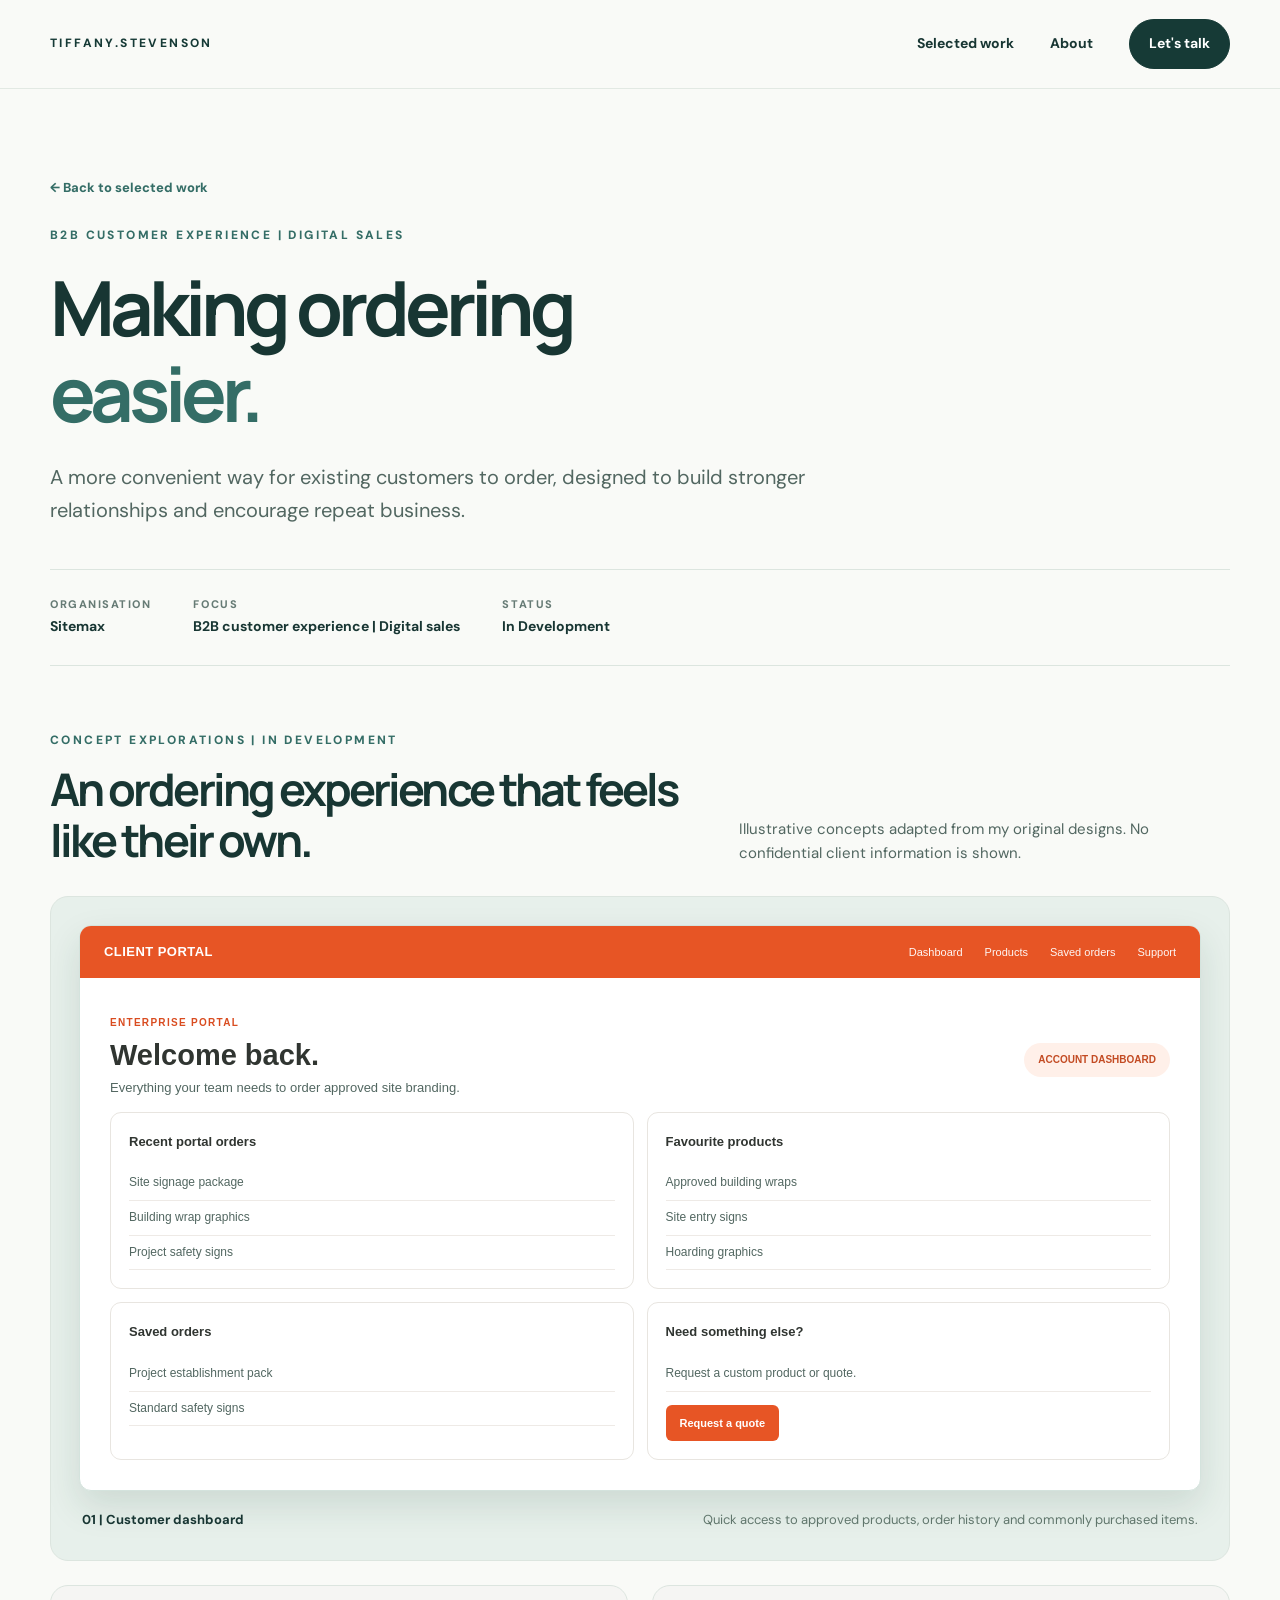
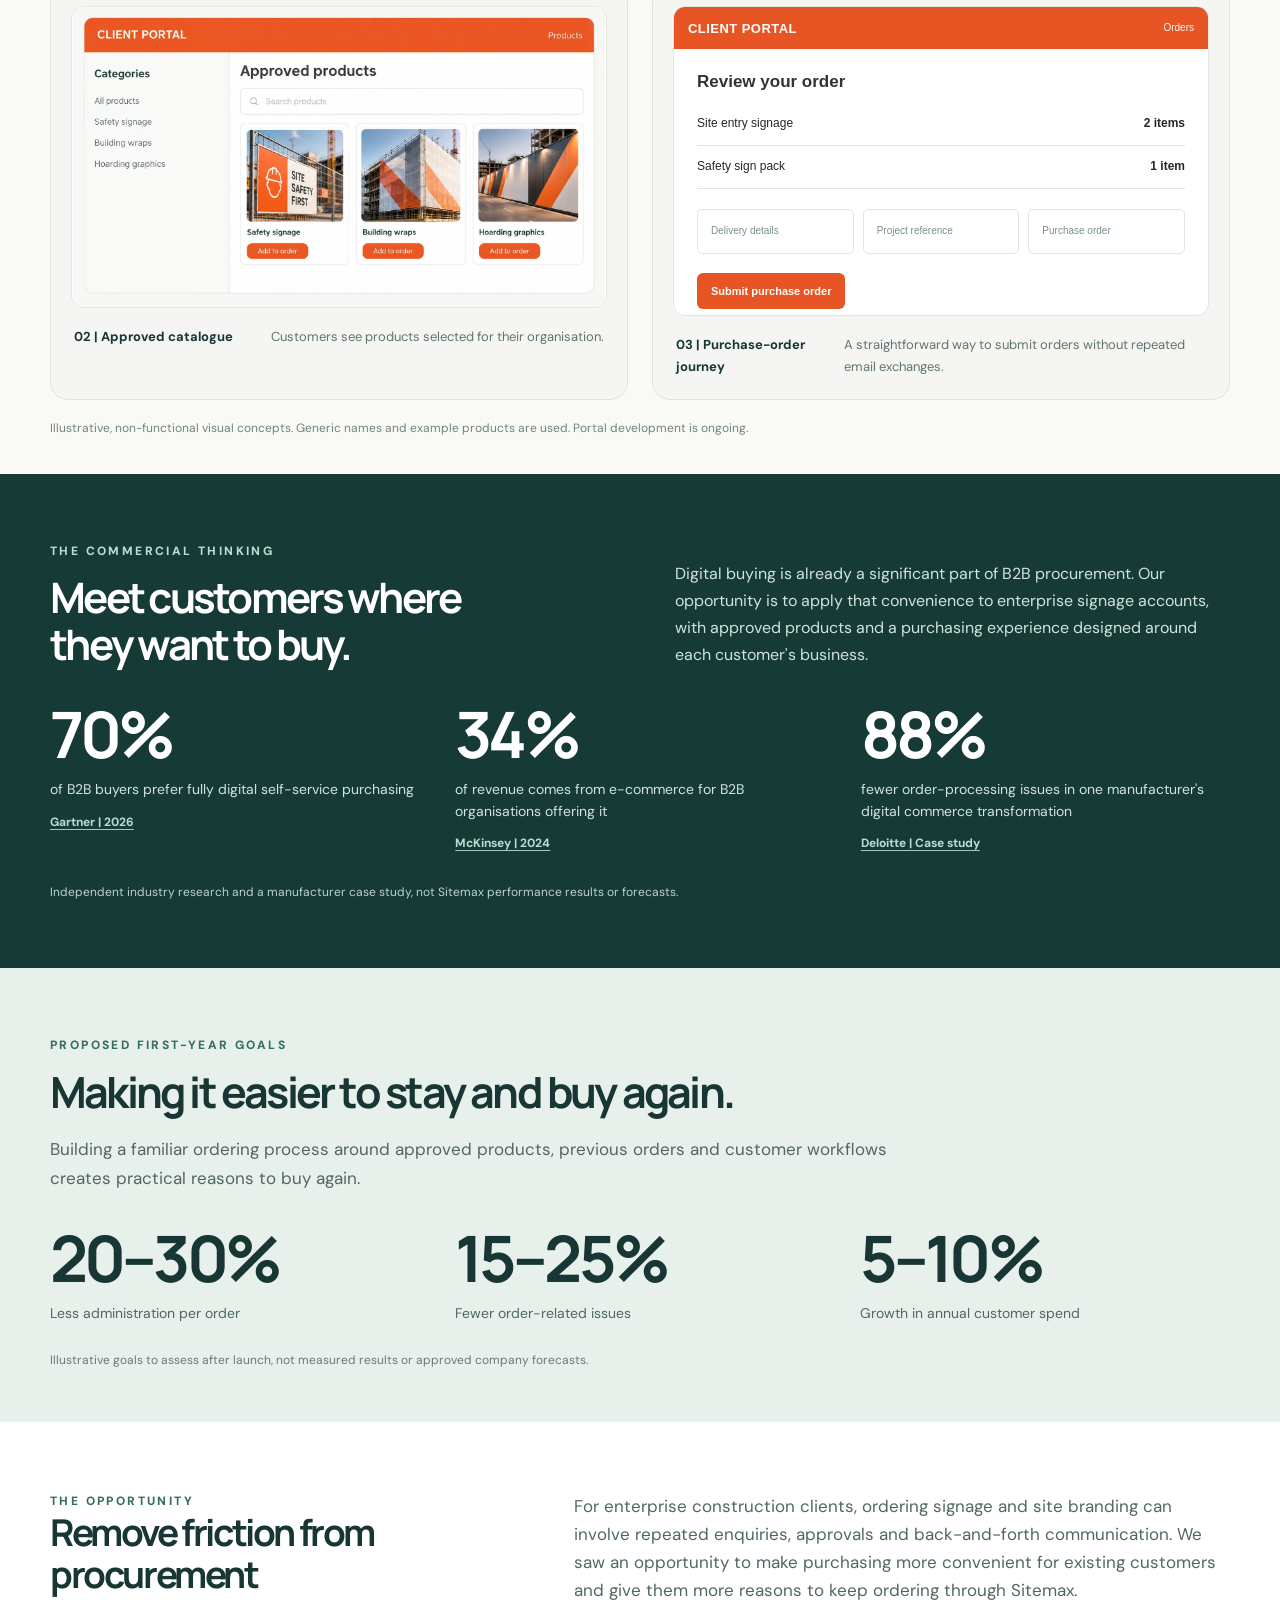
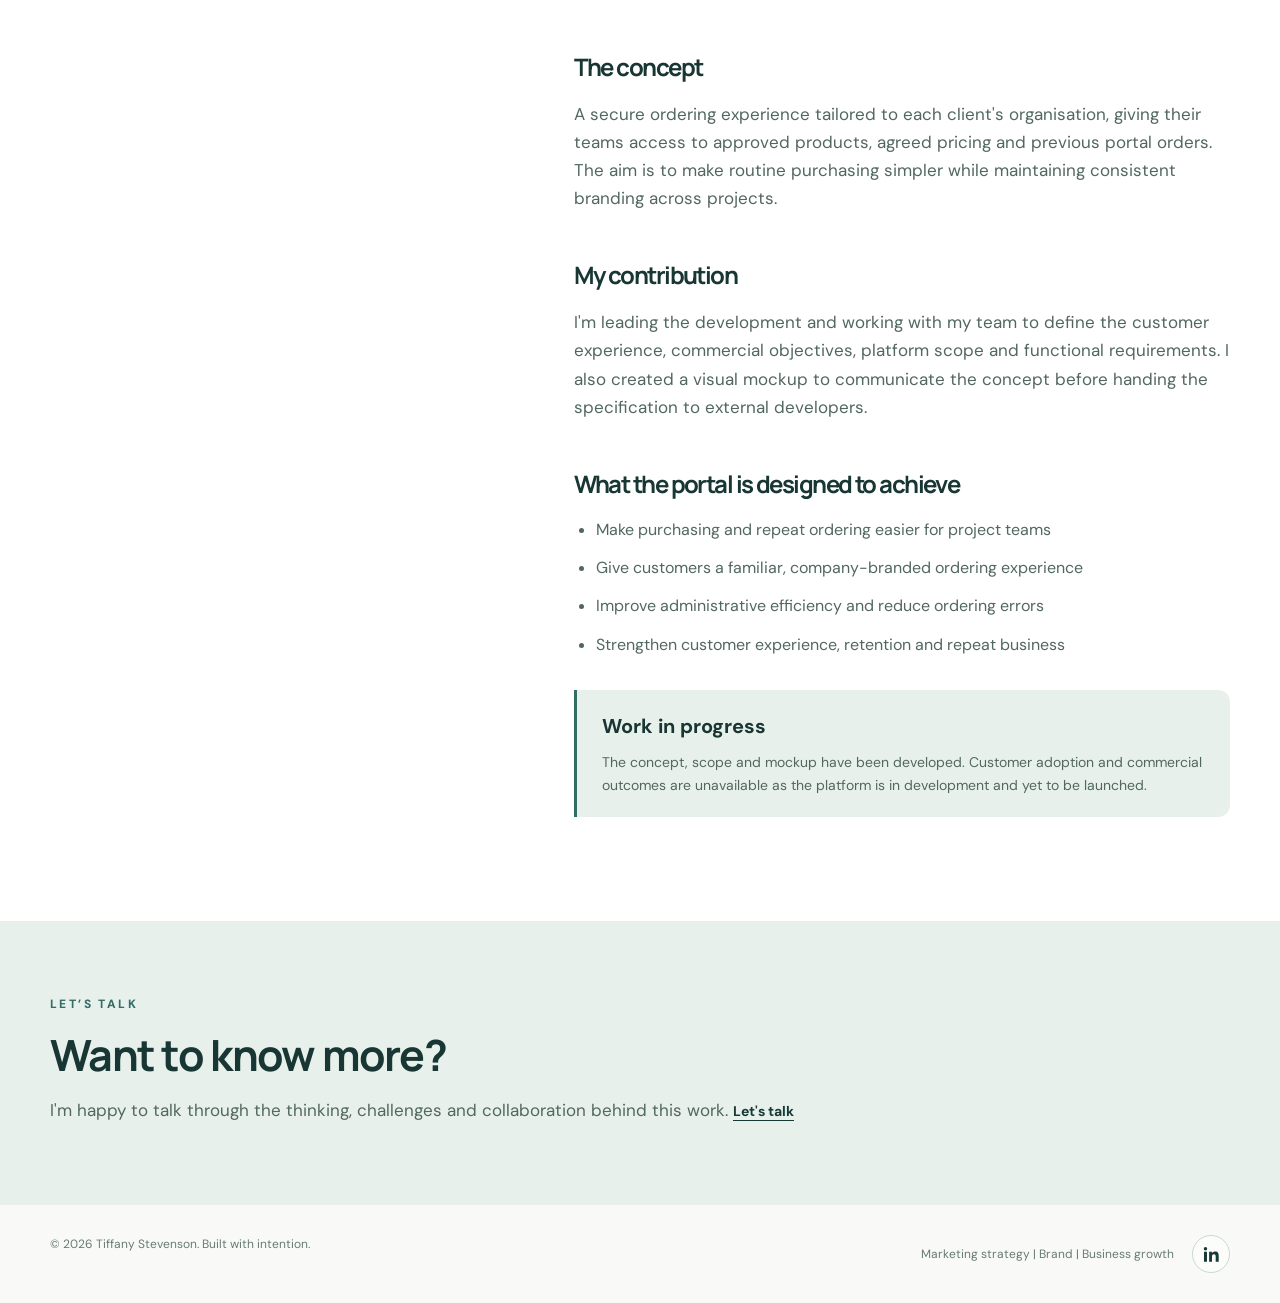
<file: portal.html>
<!DOCTYPE html><html lang="en-AU"><head><meta charset="UTF-8"><meta name="viewport" content="width=device-width,initial-scale=1"><meta name="theme-color" content="#f9faf7"><meta name="description" content="Tiffany Stevenson is an Australian marketing leader focused on brand strategy, commercial growth, digital marketing and creative direction."><title>Making ordering easier | Tiffany Stevenson</title><link rel="stylesheet" href="styles.css?v=linkedin-hover-fix-20261010"></head><body><a class="skip" href="#main">Skip to content</a><header class="topbar"><nav class="nav wrap" aria-label="Main navigation"><a class="brand" href="index.html" aria-label="Tiffany Stevenson home">TIFFANY<span>.</span>STEVENSON</a><button class="mobile-toggle" aria-label="Toggle menu" aria-expanded="false" aria-controls="navlinks">☰</button><div class="links" id="navlinks"><a href="index.html#work">Selected work</a><a href="about.html">About</a><a class="navcta" href="contact.html">Let's talk</a></div></nav></header><main id="main"><article class="interior portal-page"><div class="wrap"><a href="index.html#work" class="back">← Back to selected work</a><div class="eyebrow">B2B customer experience | Digital sales</div><h1>Making ordering<br><em>easier.</em></h1><p class="lead">A more convenient way for existing customers to order, designed to build stronger relationships and encourage repeat business.</p><div class="case-meta"><div><span>Organisation</span><strong>Sitemax</strong></div><div><span>Focus</span><strong>B2B customer experience | Digital sales</strong></div><div><span>Status</span><strong>In Development</strong></div></div><section class="portal-concept-showcase" aria-labelledby="portal-concept-heading"><div class="portal-showcase-head"><div><div class="eyebrow">Concept explorations | In development</div><h2 id="portal-concept-heading">An ordering experience that feels like their own.</h2></div><p>Illustrative concepts adapted from my original designs. No confidential client information is shown.</p></div>
<div class="portal-concept-feature"><div class="portal-demo-frame"><div class="portal-demo-nav"><strong>CLIENT PORTAL</strong><span>Dashboard</span><span>Products</span><span>Saved orders</span><span>Support</span></div><div class="portal-demo-inside"><div class="portal-demo-welcome"><div><small>ENTERPRISE PORTAL</small><h3>Welcome back.</h3><p>Everything your team needs to order approved site branding.</p></div><div class="portal-demo-tag">ACCOUNT DASHBOARD</div></div><div class="portal-demo-tiles"><div><h4>Recent portal orders</h4><p>Site signage package</p><p>Building wrap graphics</p><p>Project safety signs</p></div><div><h4>Favourite products</h4><p>Approved building wraps</p><p>Site entry signs</p><p>Hoarding graphics</p></div><div><h4>Saved orders</h4><p>Project establishment pack</p><p>Standard safety signs</p></div><div><h4>Need something else?</h4><p>Request a custom product or quote.</p><span class="portal-faux-button">Request a quote</span></div></div></div></div><div class="portal-demo-caption"><strong>01 | Customer dashboard</strong><span>Quick access to approved products, order history and commonly purchased items.</span></div></div>
<div class="portal-demo-pair"><div class="portal-demo-panel"><div class="portal-demo-small portal-catalogue-image"><img src="assets/modern_client_portal_product_catalogue.webp" alt="Illustrative client portal approved catalogue featuring safety signage, building wraps and hoarding graphics" loading="lazy" decoding="async" width="1672" height="941"></div><div class="portal-demo-caption"><strong>02 | Approved catalogue</strong><span>Customers see products selected for their organisation.</span></div></div><div class="portal-demo-panel"><div class="portal-demo-small"><div class="portal-demo-nav"><strong>CLIENT PORTAL</strong><span>Orders</span></div><div class="portal-order"><h3>Review your order</h3><div class="portal-order-row"><span>Site entry signage</span><b>2 items</b></div><div class="portal-order-row"><span>Safety sign pack</span><b>1 item</b></div><div class="portal-order-fields"><span>Delivery details</span><span>Project reference</span><span>Purchase order</span></div><div class="portal-order-submit">Submit purchase order</div></div></div><div class="portal-demo-caption"><strong>03 | Purchase-order journey</strong><span>A straightforward way to submit orders without repeated email exchanges.</span></div></div></div>
<p class="portal-concept-disclaimer">Illustrative, non-functional visual concepts. Generic names and example products are used. Portal development is ongoing.</p></section><section class="portal-research" aria-labelledby="portal-research-heading"><div class="portal-research-intro"><div><div class="eyebrow">The commercial thinking</div><h2 id="portal-research-heading">Meet customers where they want to buy.</h2></div><p>Digital buying is already a significant part of B2B procurement. Our opportunity is to apply that convenience to enterprise signage accounts, with approved products and a purchasing experience designed around each customer's business.</p></div><div class="portal-research-grid"><div><strong>70%</strong><span>of B2B buyers prefer fully digital self-service purchasing</span><a href="https://www.gartner.com/en/newsroom/press-releases/2026-05-20-gartner-survey-finds-sixty-nine-percent-of-b-two-b-buyers-turn-to-sales-reps-to-validate-ai-generated-insights" target="_blank" rel="noopener noreferrer">Gartner | 2026</a></div><div><strong>34%</strong><span>of revenue comes from e-commerce for B2B organisations offering it</span><a href="https://www.mckinsey.com/capabilities/growth-marketing-and-sales/our-insights/five-fundamental-truths-how-b2b-winners-keep-growing" target="_blank" rel="noopener noreferrer">McKinsey | 2024</a></div><div><strong>88%</strong><span>fewer order-processing issues in one manufacturer's digital commerce transformation</span><a href="https://www.deloitte.com/global/en/industries/energy/case-studies/transforming-commerce-processes.html" target="_blank" rel="noopener noreferrer">Deloitte | Case study</a></div></div><p class="portal-research-note">Independent industry research and a manufacturer case study, not Sitemax performance results or forecasts.</p></section><section class="portal-goals-section" aria-labelledby="portal-goals-heading"><div class="portal-goals-integrated"><div class="eyebrow">Proposed first-year goals</div><h2 id="portal-goals-heading">Making it easier to stay and buy again.</h2><p>Building a familiar ordering process around approved products, previous orders and customer workflows creates practical reasons to buy again.</p><div class="portal-goals-grid"><div><strong>20–30%</strong><span>Less administration per order</span></div><div><strong>15–25%</strong><span>Fewer order-related issues</span></div><div><strong>5–10%</strong><span>Growth in annual customer spend</span></div></div><p class="portal-goals-note">Illustrative goals to assess after launch, not measured results or approved company forecasts.</p></div><div class="case-content"><div><div class="eyebrow">The opportunity</div><h2>Remove friction from procurement</h2></div><div><p>For enterprise construction clients, ordering signage and site branding can involve repeated enquiries, approvals and back-and-forth communication. We saw an opportunity to make purchasing more convenient for existing customers and give them more reasons to keep ordering through Sitemax.</p><h3>The concept</h3><p>A secure ordering experience tailored to each client's organisation, giving their teams access to approved products, agreed pricing and previous portal orders. The aim is to make routine purchasing simpler while maintaining consistent branding across projects.</p><h3>My contribution</h3><p>I'm leading the development and working with my team to define the customer experience, commercial objectives, platform scope and functional requirements. I also created a visual mockup to communicate the concept before handing the specification to external developers.</p><h3>What the portal is designed to achieve</h3><ul><li>Make purchasing and repeat ordering easier for project teams</li><li>Give customers a familiar, company-branded ordering experience</li><li>Improve administrative efficiency and reduce ordering errors</li><li>Strengthen customer experience, retention and repeat business</li></ul><div class="outcome"><strong>Work in progress</strong><p>The concept, scope and mockup have been developed. Customer adoption and commercial outcomes are unavailable as the platform is in development and yet to be launched.</p></div></div></div></section><section class="portal-contact-band"><div class="portal-contact-content"><div class="eyebrow">Let’s talk</div><h2>Want to know more?</h2><p>I'm happy to talk through the thinking, challenges and collaboration behind this work. <a href="contact.html" class="text-link">Let's talk</a></p></div></section></div></article></main><footer class="footer"><div class="wrap"><span>© <span data-year>2026</span> Tiffany Stevenson. Built with intention.</span><div class="footer-right"><span>Marketing strategy | Brand | Business growth</span><a class="linkedin-link" href="https://www.linkedin.com/in/tiffanymstevenson/" target="_blank" rel="noopener noreferrer" aria-label="Tiffany Stevenson on LinkedIn" title="LinkedIn"><svg viewBox="0 0 24 24" width="19" height="19" fill="currentColor" aria-hidden="true" focusable="false"><path d="M2.5 8.5h3.8V21H2.5zM4.4 2.4a2.2 2.2 0 1 0 0 4.4 2.2 2.2 0 0 0 0-4.4zM9 8.5h3.6v1.7h.1c.5-1 1.8-2 3.7-2 4 0 4.7 2.6 4.7 6V21h-3.8v-6c0-1.5 0-3.4-2.2-3.4s-2.5 1.7-2.5 3.3V21H9z"/></svg></a></div></div></footer><script src="script.js" defer></script></body></html>
</file>
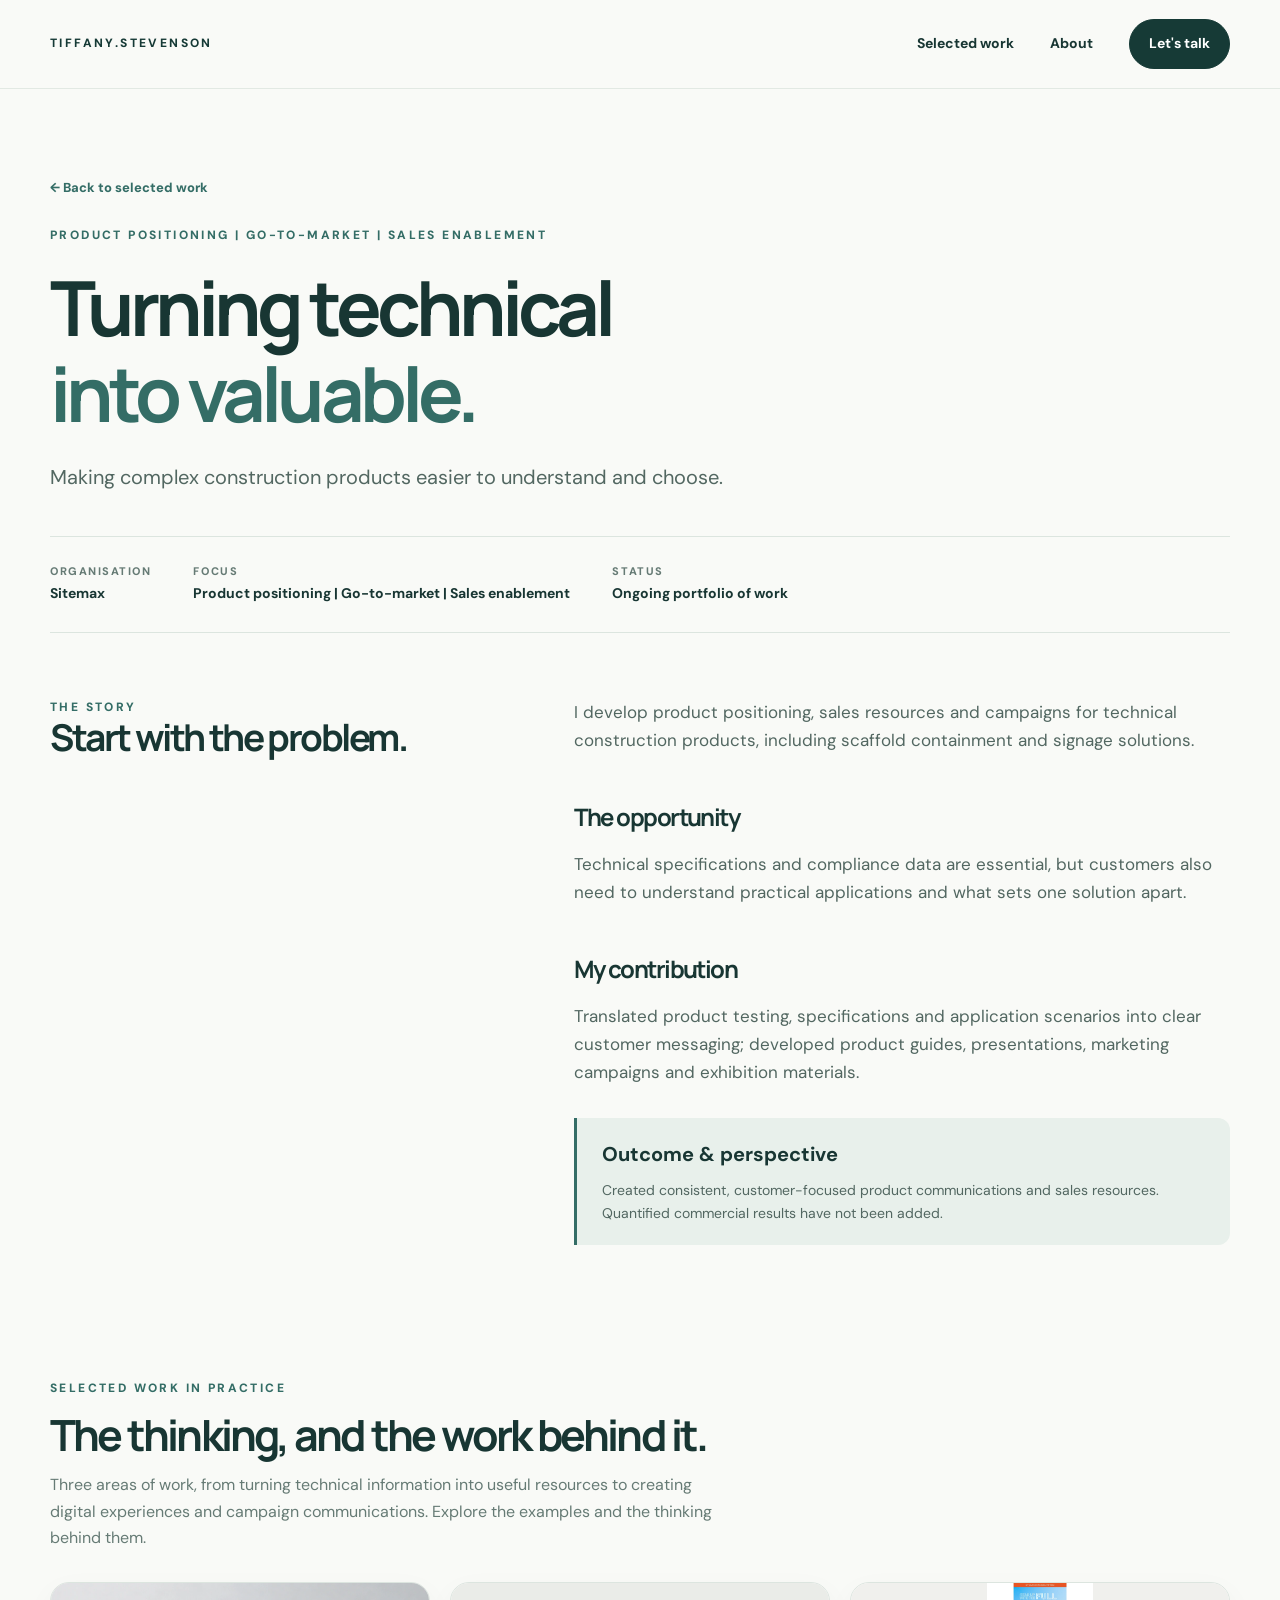
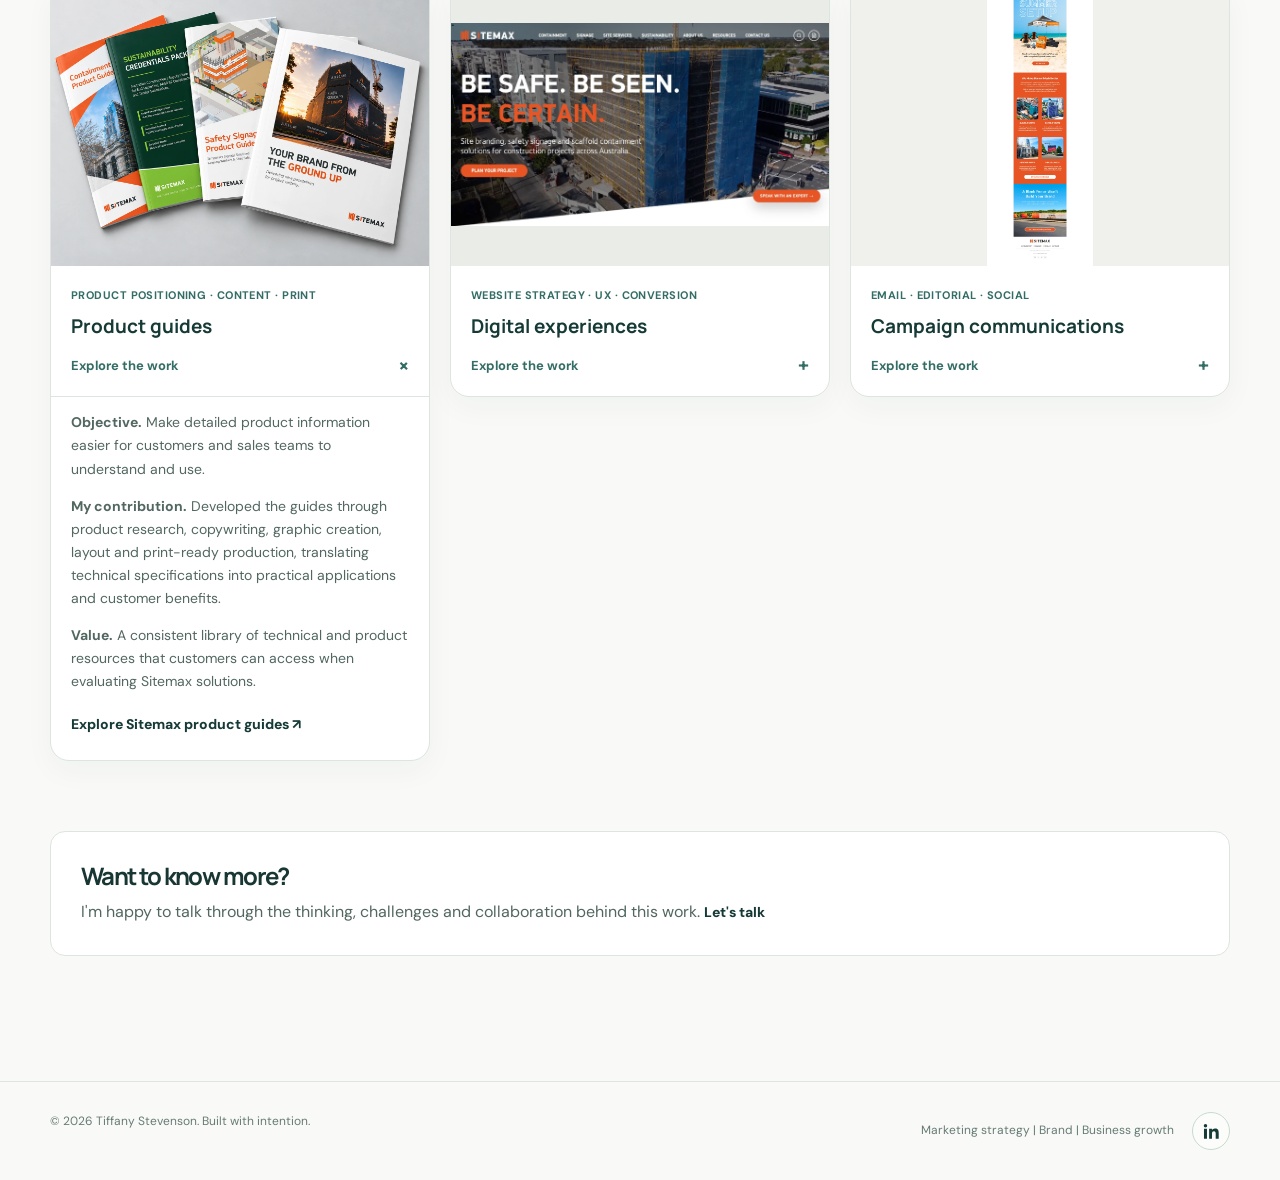
<file: product.html>
<!DOCTYPE html><html lang="en-AU"><head><meta charset="UTF-8"><meta name="viewport" content="width=device-width,initial-scale=1"><meta name="theme-color" content="#f9faf7"><meta name="description" content="Tiffany Stevenson is an Australian marketing leader focused on brand strategy, commercial growth, digital marketing and creative direction."><title>Turning technical into valuable | Tiffany Stevenson</title><link rel="stylesheet" href="styles.css?v=three-practice-samples-20261010"></head><body><a class="skip" href="#main">Skip to content</a><header class="topbar"><nav class="nav wrap" aria-label="Main navigation"><a class="brand" href="index.html" aria-label="Tiffany Stevenson home">TIFFANY<span>.</span>STEVENSON</a><button class="mobile-toggle" aria-label="Toggle menu" aria-expanded="false" aria-controls="navlinks">☰</button><div class="links" id="navlinks"><a href="index.html#work">Selected work</a><a href="about.html">About</a><a class="navcta" href="contact.html">Let's talk</a></div></nav></header><main id="main"><article class="interior"><div class="wrap"><a href="index.html#work" class="back">← Back to selected work</a><div class="eyebrow">Product positioning | Go-to-market | Sales enablement</div><h1>Turning technical<br><em>into valuable.</em></h1><p class="lead">Making complex construction products easier to understand and choose.</p><div class="case-meta"><div><span>Organisation</span><strong>Sitemax</strong></div><div><span>Focus</span><strong>Product positioning | Go-to-market | Sales enablement</strong></div><div><span>Status</span><strong>Ongoing portfolio of work</strong></div></div><div class="case-content"><div><div class="eyebrow">The story</div><h2>Start with the problem.</h2></div><div><p>I develop product positioning, sales resources and campaigns for technical construction products, including scaffold containment and signage solutions.</p><h3>The opportunity</h3><p>Technical specifications and compliance data are essential, but customers also need to understand practical applications and what sets one solution apart.</p><h3>My contribution</h3><p>Translated product testing, specifications and application scenarios into clear customer messaging; developed product guides, presentations, marketing campaigns and exhibition materials.</p><div class="outcome"><strong>Outcome & perspective</strong><p>Created consistent, customer-focused product communications and sales resources. Quantified commercial results have not been added.</p></div></div></div><section class="practice-gallery" id="work-in-practice" aria-labelledby="practice-title"><div class="practice-gallery-intro"><div class="eyebrow">Selected work in practice</div><h2 id="practice-title">The thinking, and the work behind it.</h2><p>Three areas of work, from turning technical information into useful resources to creating digital experiences and campaign communications. Explore the examples and the thinking behind them.</p></div><div class="practice-grid">
<details class="practice-card" open><summary><span class="practice-image"><img src="assets/professional_sitemax_brochure_collection.webp" alt="Sitemax product guides, technical resources and printed brochures" loading="lazy"></span><span class="practice-card-heading"><span class="practice-category">Product positioning · Content · Print</span><strong>Product guides</strong><span class="practice-toggle">Explore the work <span aria-hidden="true">+</span></span></span></summary><div class="practice-description"><p><strong>Objective.</strong> Make detailed product information easier for customers and sales teams to understand and use.</p><p><strong>My contribution.</strong> Developed the guides through product research, copywriting, graphic creation, layout and print-ready production, translating technical specifications into practical applications and customer benefits.</p><p><strong>Value.</strong> A consistent library of technical and product resources that customers can access when evaluating Sitemax solutions.</p><a class="text-link" href="https://sitemax.com.au/downloads" target="_blank" rel="noopener noreferrer">Explore Sitemax product guides ↗</a></div></details>
<details class="practice-card"><summary><span class="practice-image"><img src="assets/Sitemax-website-sample.webp" alt="Sitemax website showcasing digital content, navigation and customer experience" loading="lazy"></span><span class="practice-card-heading"><span class="practice-category">Website strategy · UX · Conversion</span><strong>Digital experiences</strong><span class="practice-toggle">Explore the work <span aria-hidden="true">+</span></span></span></summary><div class="practice-description"><p><strong>Objective.</strong> Make complex products and services easy to explore, understand and enquire about online.</p><p><strong>My contribution.</strong> Developed audience-led page structure, positioning, copy and creative direction, connecting service information and proof points to relevant calls to action.</p><p><strong>Value.</strong> More purposeful website journeys that make it easier for construction and property development customers to assess the offering and take the next step.</p><div class="practice-link-stack"><a class="text-link" href="https://sitemax.com.au/product-category/our-services/hoarding-and-fencing" target="_blank" rel="noopener noreferrer">View hoarding and fencing landing page ↗</a><a class="text-link" href="https://sitemax.com.au/product-category/brandup" target="_blank" rel="noopener noreferrer">View brand equity landing page ↗</a></div></div></details>
<details class="practice-card"><summary><span class="practice-image practice-campaign-thumb"><img src="assets/sitemax-summer-setup-edm.webp" alt="Sitemax Summer Setup promotional email campaign showing a seasonal banner mesh offer" loading="lazy"></span><span class="practice-card-heading"><span class="practice-category">Email · Editorial · Social</span><strong>Campaign communications</strong><span class="practice-toggle">Explore the work <span aria-hidden="true">+</span></span></span></summary><div class="practice-description"><p><strong>Objective.</strong> Build awareness, communicate product value and create reasons for customers to engage with Sitemax.</p><p><strong>My contribution.</strong> Developed campaign concepts, copy and creative direction across promotional EDMs, industry education, website articles and social communications.</p><p><strong>Value.</strong> Connected campaigns and content that bring commercial messages to life across customer touchpoints.</p><div class="practice-link-stack"><a class="text-link" href="https://mailchi.mp/sitemax/more-profit-better-work-less-waste" target="_blank" rel="noopener noreferrer">Webinar EDM — More Profit. Less Waste. ↗</a><a class="text-link" href="https://mailchi.mp/sitemax/stop-banner-mesh-tearing-at-the-edges" target="_blank" rel="noopener noreferrer">Product EDM — Stop banner mesh tearing ↗</a><a class="text-link" href="https://sitemax.com.au/news" target="_blank" rel="noopener noreferrer">Explore Sitemax articles ↗</a><a class="text-link" href="https://au.linkedin.com/company/sitemax" target="_blank" rel="noopener noreferrer">Explore Sitemax LinkedIn ↗</a></div></div></details>
</div></section><div class="muted-box"><h3>Want to know more?</h3><p>I'm happy to talk through the thinking, challenges and collaboration behind this work. <a href="contact.html" class="text-link">Let's talk</a></p></div></div></article></main><footer class="footer"><div class="wrap"><span>© <span data-year>2026</span> Tiffany Stevenson. Built with intention.</span><div class="footer-right"><span>Marketing strategy | Brand | Business growth</span><a class="linkedin-link" href="https://www.linkedin.com/in/tiffanymstevenson/" target="_blank" rel="noopener noreferrer" aria-label="Tiffany Stevenson on LinkedIn" title="LinkedIn"><svg viewBox="0 0 24 24" width="19" height="19" fill="currentColor" aria-hidden="true" focusable="false"><path d="M2.5 8.5h3.8V21H2.5zM4.4 2.4a2.2 2.2 0 1 0 0 4.4 2.2 2.2 0 0 0 0-4.4zM9 8.5h3.6v1.7h.1c.5-1 1.8-2 3.7-2 4 0 4.7 2.6 4.7 6V21h-3.8v-6c0-1.5 0-3.4-2.2-3.4s-2.5 1.7-2.5 3.3V21H9z"/></svg></a></div></div></footer><script src="script.js" defer></script></body></html>
</file>
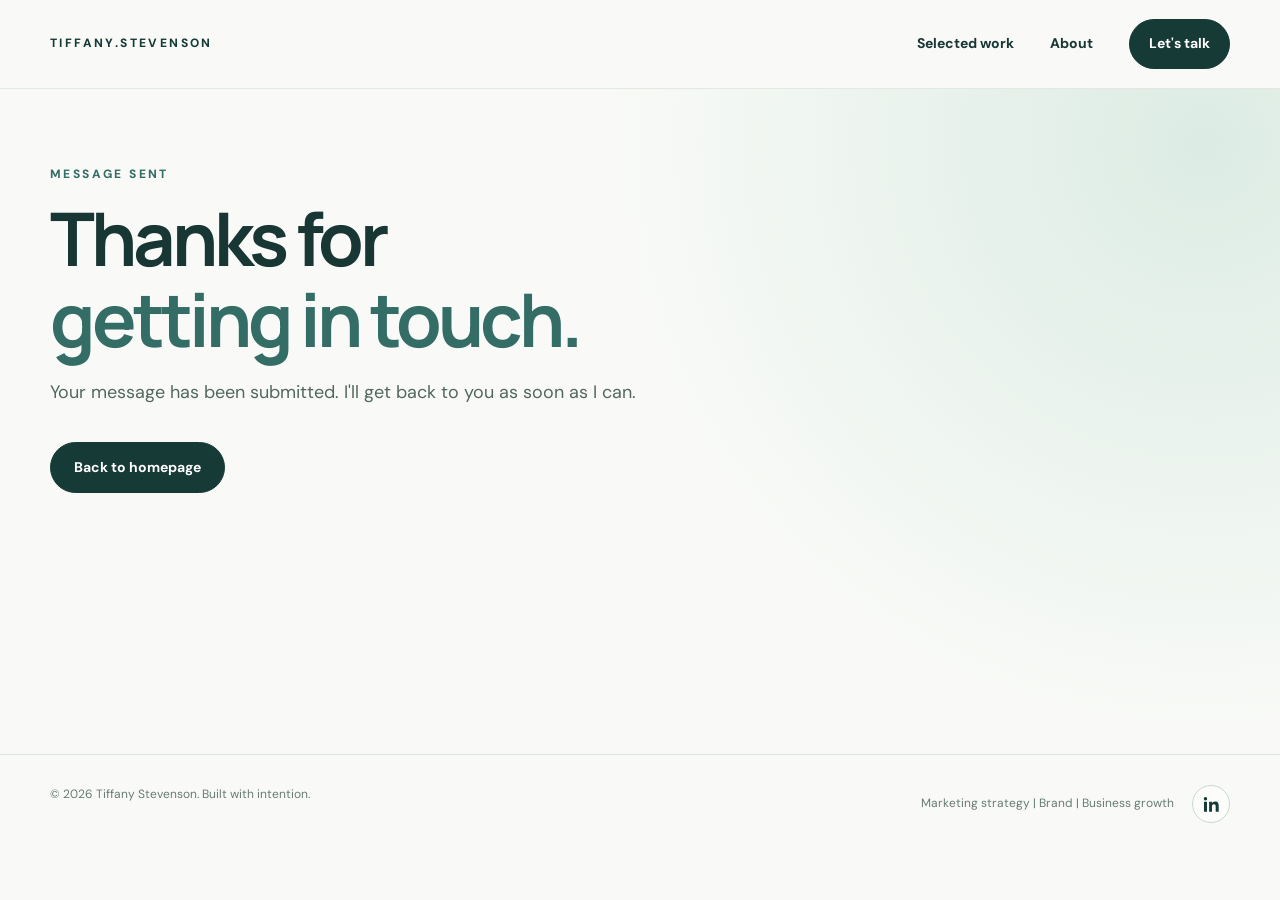
<file: thanks.html>
<!DOCTYPE html><html lang="en-AU"><head><meta charset="UTF-8"><meta name="viewport" content="width=device-width,initial-scale=1"><meta name="theme-color" content="#f9faf7"><meta name="robots" content="noindex"><title>Message sent | Tiffany Stevenson</title><link rel="stylesheet" href="styles.css?v=linkedin-hover-fix-20261010"></head><body><a class="skip" href="#main">Skip to content</a><header class="topbar"><nav class="nav wrap" aria-label="Main navigation"><a class="brand" href="index.html" aria-label="Tiffany Stevenson home">TIFFANY<span>.</span>STEVENSON</a><button class="mobile-toggle" aria-label="Toggle menu" aria-expanded="false" aria-controls="navlinks">☰</button><div class="links" id="navlinks"><a href="index.html#work">Selected work</a><a href="about.html">About</a><a class="navcta" href="contact.html">Let's talk</a></div></nav></header><main id="main"><section class="contact contact-page" aria-labelledby="thanks-heading"><div class="wrap"><div class="eyebrow">Message sent</div><h1 id="thanks-heading">Thanks for<br><em>getting in touch.</em></h1><p>Your message has been submitted. I'll get back to you as soon as I can.</p><div class="hero-actions"><a class="btn btn-primary" href="index.html">Back to homepage</a></div></div></section></main><footer class="footer"><div class="wrap"><span>© <span data-year>2026</span> Tiffany Stevenson. Built with intention.</span><div class="footer-right"><span>Marketing strategy | Brand | Business growth</span><a class="linkedin-link" href="https://www.linkedin.com/in/tiffanymstevenson/" target="_blank" rel="noopener noreferrer" aria-label="Tiffany Stevenson on LinkedIn" title="LinkedIn"><svg viewBox="0 0 24 24" width="19" height="19" fill="currentColor" aria-hidden="true" focusable="false"><path d="M2.5 8.5h3.8V21H2.5zM4.4 2.4a2.2 2.2 0 1 0 0 4.4 2.2 2.2 0 0 0 0-4.4zM9 8.5h3.6v1.7h.1c.5-1 1.8-2 3.7-2 4 0 4.7 2.6 4.7 6V21h-3.8v-6c0-1.5 0-3.4-2.2-3.4s-2.5 1.7-2.5 3.3V21H9z"/></svg></a></div></div></footer><script src="script.js" defer></script></body></html>
</file>
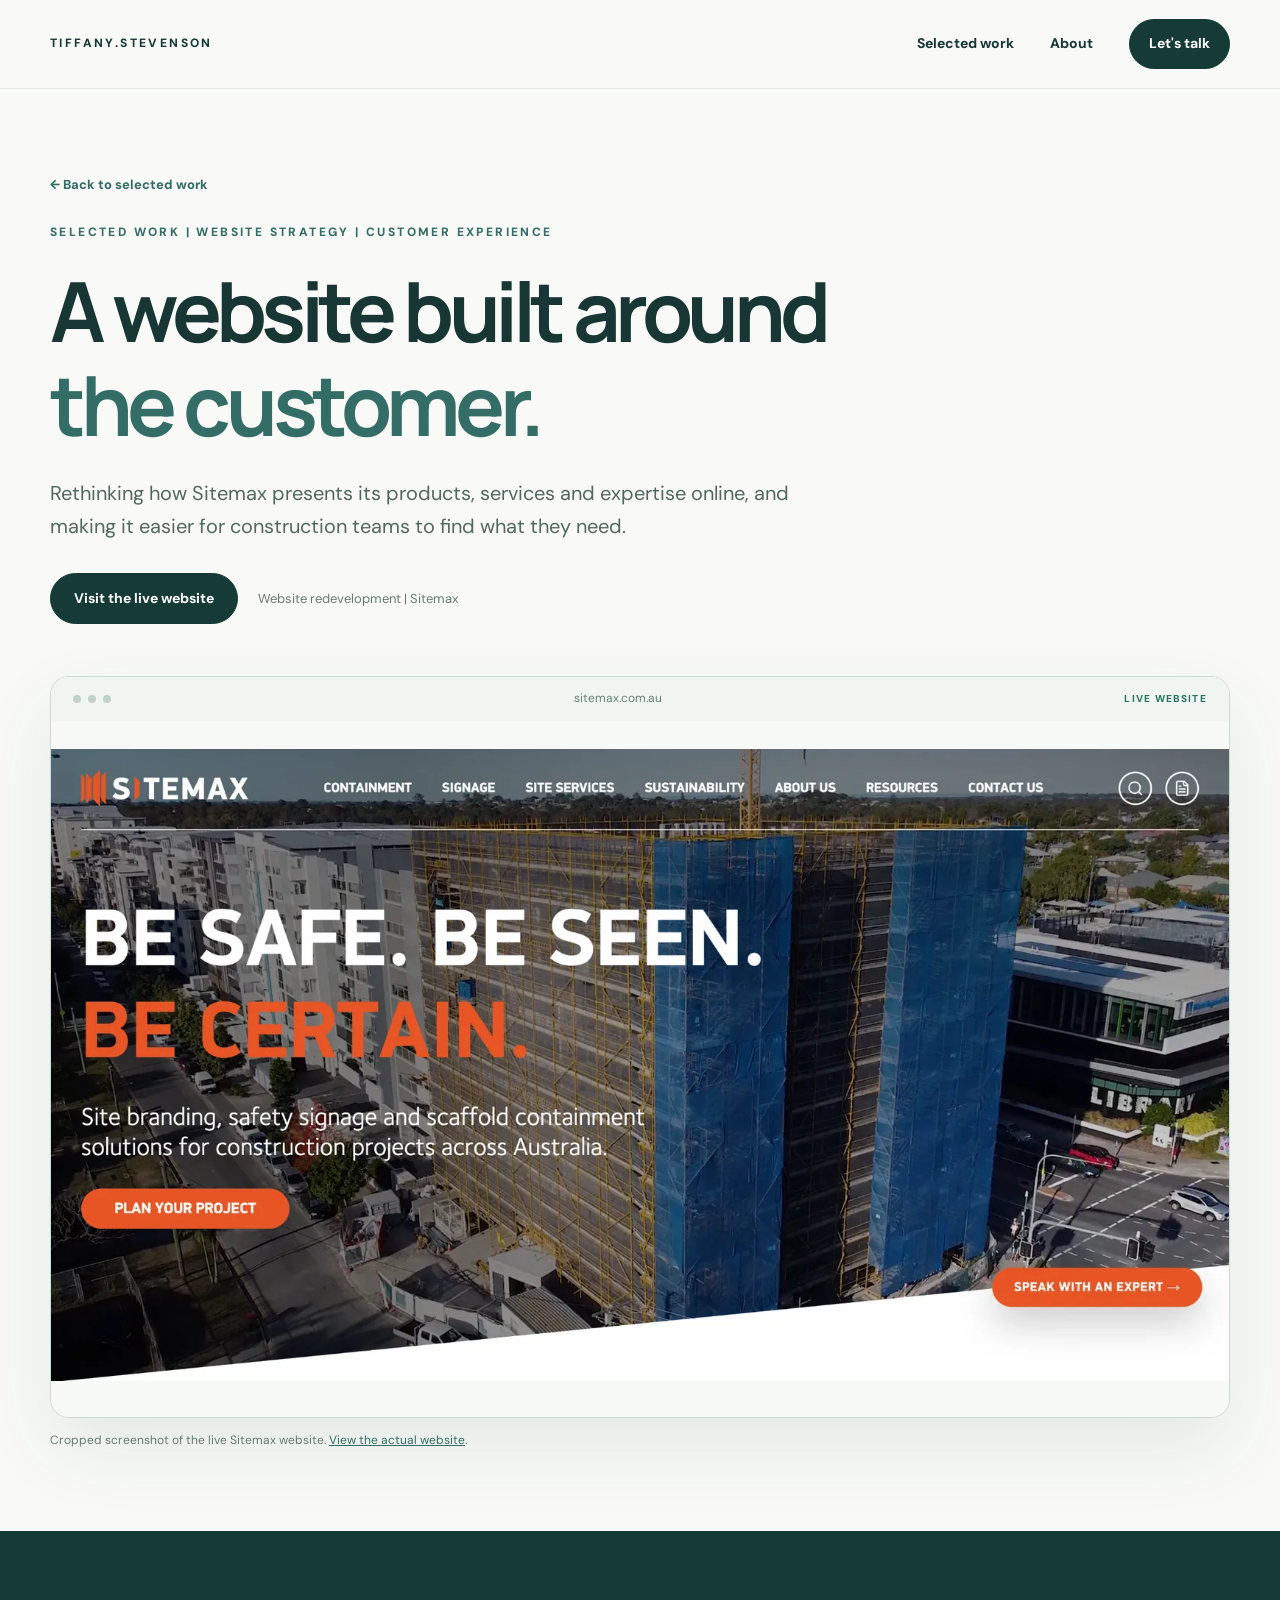
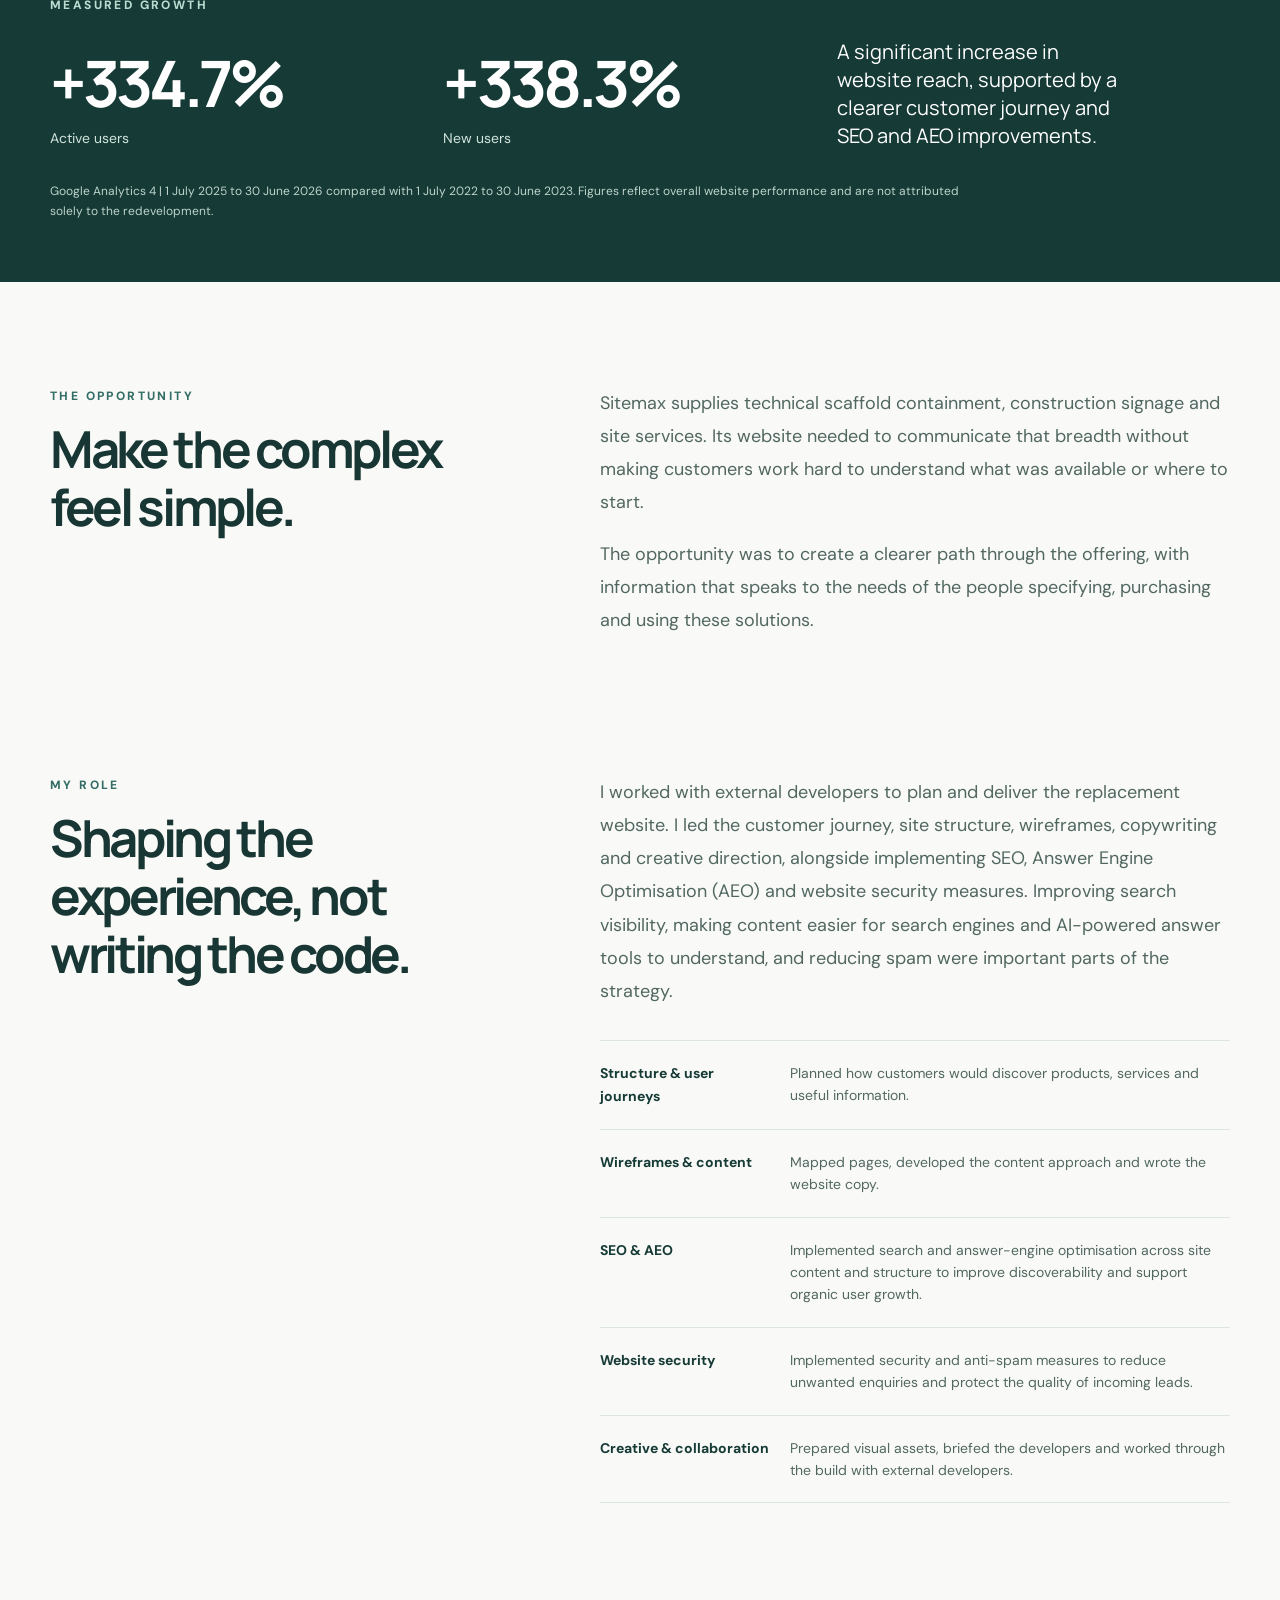
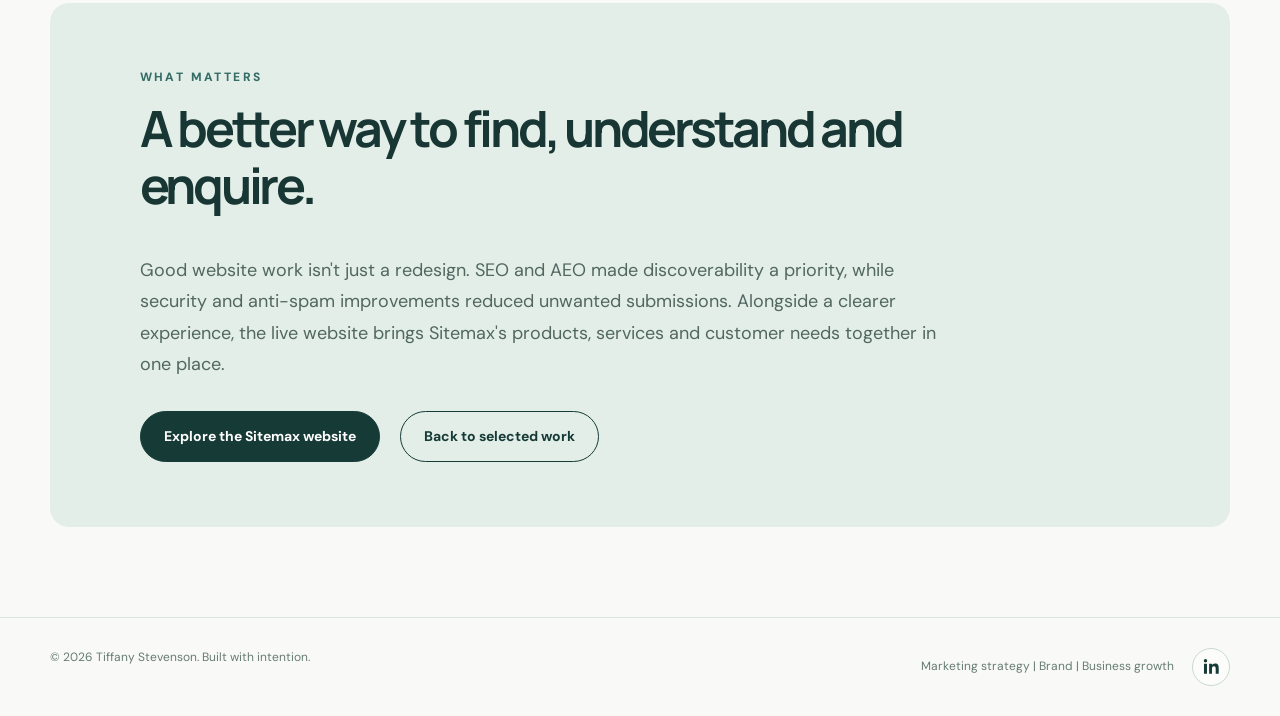
<file: website.html>
<!DOCTYPE html><html lang="en-AU"><head><meta charset="UTF-8"><meta name="viewport" content="width=device-width,initial-scale=1"><meta name="theme-color" content="#f9faf7"><meta name="description" content="Tiffany Stevenson is an Australian marketing leader focused on brand strategy, commercial growth, digital marketing and creative direction."><title>Sitemax Website Redevelopment | Tiffany Stevenson</title><link rel="stylesheet" href="styles.css?v=linkedin-hover-fix-20261010"></head><body><a class="skip" href="#main">Skip to content</a><header class="topbar"><nav class="nav wrap" aria-label="Main navigation"><a class="brand" href="index.html" aria-label="Tiffany Stevenson home">TIFFANY<span>.</span>STEVENSON</a><button class="mobile-toggle" aria-label="Toggle menu" aria-expanded="false" aria-controls="navlinks">☰</button><div class="links" id="navlinks"><a href="index.html#work">Selected work</a><a href="about.html">About</a><a class="navcta" href="contact.html">Let's talk</a></div></nav></header><main id="main"><article class="site-case">
<section class="site-case-hero"><div class="wrap"><a href="index.html#work" class="back">← Back to selected work</a><div class="eyebrow">Selected work | Website strategy | Customer experience</div><h1>A website built around<br><em>the customer.</em></h1><p class="lead">Rethinking how Sitemax presents its products, services and expertise online, and making it easier for construction teams to find what they need.</p><div class="site-case-actions"><a class="btn btn-primary" href="https://sitemax.com.au/" target="_blank" rel="noopener noreferrer">Visit the live website</a><span>Website redevelopment | Sitemax</span></div></div></section>
<section class="wrap site-case-showcase"><div class="site-browser"><div class="site-browser-top"><div class="site-browser-dots"><i></i><i></i><i></i></div><span>sitemax.com.au</span><span class="site-browser-live">LIVE WEBSITE</span></div><div class="site-browser-screen"><img class="sitemax-real-project-image" src="assets/Sitemax-website-sample.webp" alt="Actual Sitemax website homepage hero showing construction imagery and the Be Safe. Be Seen. Be Certain. headline"></div></div><p class="site-image-note">Cropped screenshot of the live Sitemax website. <a href="https://sitemax.com.au/" target="_blank" rel="noopener noreferrer">View the actual website</a>.</p></section>
<section class="site-case-results"><div class="wrap"><div class="eyebrow">Measured growth</div><div class="site-result-grid"><div><div class="site-result-num">+334.7%</div><div class="site-result-name">Active users</div></div><div><div class="site-result-num">+338.3%</div><div class="site-result-name">New users</div></div><div class="site-result-intro">A significant increase in website reach, supported by a clearer customer journey and SEO and AEO improvements.</div></div><p class="site-results-source">Google Analytics 4 | 1 July 2025 to 30 June 2026 compared with 1 July 2022 to 30 June 2023. Figures reflect overall website performance and are not attributed solely to the redevelopment.</p></div></section>
<section class="wrap site-case-story"><div class="site-case-left"><div class="eyebrow">The opportunity</div><h2>Make the complex feel simple.</h2></div><div><p>Sitemax supplies technical scaffold containment, construction signage and site services. Its website needed to communicate that breadth without making customers work hard to understand what was available or where to start.</p><p>The opportunity was to create a clearer path through the offering, with information that speaks to the needs of the people specifying, purchasing and using these solutions.</p></div></section>
<section class="wrap site-case-story site-case-contribution"><div class="site-case-left"><div class="eyebrow">My role</div><h2>Shaping the experience, not writing the code.</h2></div><div><p>I worked with external developers to plan and deliver the replacement website. I led the customer journey, site structure, wireframes, copywriting and creative direction, alongside implementing SEO, Answer Engine Optimisation (AEO) and website security measures. Improving search visibility, making content easier for search engines and AI-powered answer tools to understand, and reducing spam were important parts of the strategy.</p><div class="site-contribution-list"><div><strong>Structure & user journeys</strong><span>Planned how customers would discover products, services and useful information.</span></div><div><strong>Wireframes & content</strong><span>Mapped pages, developed the content approach and wrote the website copy.</span></div><div><strong>SEO & AEO</strong><span>Implemented search and answer-engine optimisation across site content and structure to improve discoverability and support organic user growth.</span></div><div><strong>Website security</strong><span>Implemented security and anti-spam measures to reduce unwanted enquiries and protect the quality of incoming leads.</span></div><div><strong>Creative & collaboration</strong><span>Prepared visual assets, briefed the developers and worked through the build with external developers.</span></div></div></div></section>
<section class="wrap site-case-close"><div><div class="eyebrow">What matters</div><h2>A better way to find, understand and enquire.</h2><p>Good website work isn't just a redesign. SEO and AEO made discoverability a priority, while security and anti-spam improvements reduced unwanted submissions. Alongside a clearer experience, the live website brings Sitemax's products, services and customer needs together in one place.</p><div class="site-case-actions"><a class="btn btn-primary" href="https://sitemax.com.au/" target="_blank" rel="noopener noreferrer">Explore the Sitemax website</a><a class="btn btn-secondary" href="index.html#work">Back to selected work</a></div></div></section>
</article></main><footer class="footer"><div class="wrap"><span>© <span data-year>2026</span> Tiffany Stevenson. Built with intention.</span><div class="footer-right"><span>Marketing strategy | Brand | Business growth</span><a class="linkedin-link" href="https://www.linkedin.com/in/tiffanymstevenson/" target="_blank" rel="noopener noreferrer" aria-label="Tiffany Stevenson on LinkedIn" title="LinkedIn"><svg viewBox="0 0 24 24" width="19" height="19" fill="currentColor" aria-hidden="true" focusable="false"><path d="M2.5 8.5h3.8V21H2.5zM4.4 2.4a2.2 2.2 0 1 0 0 4.4 2.2 2.2 0 0 0 0-4.4zM9 8.5h3.6v1.7h.1c.5-1 1.8-2 3.7-2 4 0 4.7 2.6 4.7 6V21h-3.8v-6c0-1.5 0-3.4-2.2-3.4s-2.5 1.7-2.5 3.3V21H9z"/></svg></a></div></div></footer><script src="script.js" defer></script></body></html>
</file>
<file: styles.css>
@import url('https://fonts.googleapis.com/css2?family=DM+Sans:wght@400;500;600;700&family=Manrope:wght@400;500;600;700;800&display=swap');
:root{--ink:#183633;--deep:#163a36;--teal:#346d66;--sea:#b9d7d0;--mist:#e8f0eb;--cream:#f9faf7;--white:#fff;--muted:#667b75;--line:#dce5df;--radius:19px;--shadow:0 22px 60px rgba(24,54,51,.09)}
*{box-sizing:border-box}html{scroll-behavior:smooth}body{margin:0;background:var(--cream);color:var(--ink);font-family:'DM Sans',Arial,sans-serif;font-size:16px;line-height:1.65;-webkit-font-smoothing:antialiased}a{color:inherit;text-decoration:none}button{font:inherit}a:focus-visible,button:focus-visible{outline:3px solid #427e78;outline-offset:4px}.skip{position:absolute;top:-80px;left:20px;background:white;padding:10px;z-index:10}.skip:focus{top:8px}.wrap{width:min(1180px,calc(100% - 80px));margin-inline:auto}.topbar{position:sticky;top:0;z-index:20;background:rgba(249,250,247,.94);backdrop-filter:blur(18px);border-bottom:1px solid rgba(220,229,223,.8)}.nav{min-height:88px;display:flex;align-items:center;justify-content:space-between;gap:20px}.brand{font-family:'DM Sans',Arial,sans-serif;font-size:12px;letter-spacing:.2em;text-transform:uppercase;font-weight:800;color:var(--deep)}.brand span{color:var(--deep)}.links{display:flex;align-items:center;gap:36px;font-size:14px;font-weight:700}.links a:hover,.text-link:hover{color:var(--teal)}.navcta{background:var(--deep);color:white;border:1px solid var(--deep);border-radius:100px;padding:12px 19px!important}.navcta:hover{color:white!important;background:var(--teal)}.mobile-toggle{display:none;background:none;border:0;color:var(--ink);cursor:pointer;font-size:24px}.eyebrow{font-size:12px;letter-spacing:.2em;text-transform:uppercase;font-weight:800;color:var(--teal)}h1,h2,h3,p{margin-top:0}h1,h2,h3{font-family:Manrope,Arial,sans-serif;letter-spacing:-.065em;line-height:1.13}h1{font-size:clamp(54px,7vw,94px);max-width:970px;font-weight:700}h2{font-size:clamp(34px,4.3vw,57px);font-weight:700}h3{font-size:24px}p{color:#526761}.hero{padding:110px 0 100px;position:relative;overflow:hidden}.hero::after{content:'';position:absolute;right:-190px;top:0;width:550px;height:550px;border-radius:50%;background:radial-gradient(circle,#c5e1d7b5,transparent 70%);pointer-events:none}.hero .eyebrow{margin-bottom:28px}.hero h1{position:relative;z-index:1;margin-bottom:26px}.hero h1 em{font-style:normal;color:var(--teal)}.hero-copy{font-size:20px;max-width:660px;line-height:1.7}.hero-actions{margin-top:35px;display:flex;gap:14px;flex-wrap:wrap}.btn{display:inline-flex;gap:11px;align-items:center;justify-content:center;min-height:50px;padding:13px 23px;border-radius:100px;font-size:14px;font-weight:700;transition:transform .2s,background .2s;border:1px solid var(--deep)}.btn:hover{transform:translateY(-2px)}.btn-primary{background:var(--deep);color:white}.btn-primary:hover{background:var(--teal)}.btn-secondary{background:transparent;color:var(--deep)}.btn-secondary:hover{background:var(--mist)}.hero-note{margin-top:50px;display:flex;gap:14px;align-items:center;font-size:12px;font-weight:700;letter-spacing:.1em;text-transform:uppercase;color:var(--muted)}.hero-note:before{content:'';width:38px;height:1px;background:var(--teal)}.section{padding:98px 0}.section-header{display:flex;align-items:end;justify-content:space-between;gap:25px;margin-bottom:37px}.section-header h2{margin:10px 0 0;max-width:700px}.text-link{color:var(--deep);font-size:14px;font-weight:800;white-space:nowrap}.work-grid{display:grid;grid-template-columns:repeat(2,minmax(0,1fr));gap:25px}.work-card{border:1px solid var(--line);border-radius:var(--radius);background:var(--white);overflow:hidden;transition:transform .2s,box-shadow .2s}.work-card:hover{transform:translateY(-4px);box-shadow:var(--shadow)}.visual{position:relative;height:315px;display:flex;align-items:center;justify-content:center;overflow:hidden;background:#dcece7}.visual.is-portal{background:#cee5dc}.visual.is-product{background:#dde5dc}.visual.is-brand{background:#d3e1e2}.visual.is-event{background:#e2e9e3}.visual .visual-tag{position:absolute;bottom:18px;left:22px;font-size:10px;letter-spacing:.12em;text-transform:uppercase;color:#536c65;font-weight:800}.mock-browser{width:76%;background:white;border:1px solid #bfd1cb;border-radius:9px;box-shadow:0 28px 60px #3b65552c;transform:rotate(-4deg);overflow:hidden}.mock-bar{height:29px;background:#f8faf7;border-bottom:1px solid #e3eae5;display:flex;gap:5px;align-items:center;padding:0 12px}.dot{height:5px;width:5px;border-radius:50%;background:#b9d5ce}.mock-browser .mock-body{padding:20px}.mock-mini{font-size:10px;letter-spacing:.08em;font-weight:800;color:var(--teal)}.mock-title{font-family:Manrope;font-weight:800;color:var(--deep);font-size:23px;letter-spacing:-.07em;line-height:1.2;margin:12px 0}.mock-line{height:7px;border-radius:5px;background:#e0e9e5;width:87%;margin:9px 0}.mock-line.short{width:55%}.mock-button{width:92px;height:20px;background:#1e625a;border-radius:16px;margin-top:18px}.mock-three{display:grid;grid-template-columns:repeat(3,1fr);gap:8px;margin-top:24px}.mock-three span{height:45px;background:#eef2ee;border-radius:5px}.portal-panel{width:72%;height:200px;background:#fafffc;border-radius:12px;box-shadow:0 25px 60px #2f645f40;transform:rotate(4deg);padding:22px}.portal-top{height:10px;width:55%;background:#215c54;border-radius:4px;margin-bottom:24px}.portal-row{display:grid;grid-template-columns:repeat(3,1fr);gap:12px}.portal-row span{background:#dcebe4;border-radius:8px;height:84px}.portal-row span:before{content:'';display:block;width:40px;height:34px;background:#bfd8ce;margin:12px auto;border-radius:4px}.product-wrap{width:74%;height:205px;background:#344942;border-radius:7px;transform:rotate(-3deg);display:flex;overflow:hidden;box-shadow:0 20px 45px #254d4440}.product-orange{width:46%;background:#e86a3c;display:grid;place-items:center}.product-orange span{height:135px;width:90px;border:2px solid #f1a17a;transform:skewY(-10deg);box-shadow:12px 8px 0 #c85330}.product-detail{padding:30px 20px;color:#fff;font-family:Manrope;font-size:24px;font-weight:800;line-height:1.1}.product-detail small{display:block;font-size:9px;letter-spacing:.14em;line-height:1.6;margin-bottom:14px;color:#bcd1c8}.brand-grid{width:78%;height:215px;display:grid;grid-template-columns:1.2fr .8fr;gap:10px;transform:rotate(3deg)}.brand-grid div{border-radius:6px;background:#eff4ef;box-shadow:0 15px 35px #486b6b26}.brand-grid div:first-child{background:linear-gradient(140deg,#7a9890 0 44%,#e4e4d8 44% 100%);position:relative}.brand-grid div:first-child:after{content:'BUILT TO BE SEEN';position:absolute;left:12px;bottom:22px;font:800 17px Manrope;color:white;max-width:100px;line-height:1.1}.brand-grid div:last-child{background:#274d49;position:relative}.brand-grid div:last-child:after{content:'BRAND  /  SPACE  /  STORY';color:#ecf3ee;letter-spacing:.15em;font-size:9px;position:absolute;top:32px;left:13px;right:13px}.event-mock{width:75%;height:190px;display:flex;gap:7px;align-items:flex-end;transform:rotate(-3deg)}.event-mock span{background:#1e5551;width:33%;height:155px;box-shadow:0 12px 24px #234a4340}.event-mock span:nth-child(2){height:190px;background:#c4d9d3}.event-mock span:nth-child(3){height:128px;background:#e96c3e}.card-body{padding:27px 29px 32px}.meta{color:var(--teal);font-size:11px;font-weight:800;text-transform:uppercase;letter-spacing:.14em}.card-body h3{margin:12px 0}.card-body p{min-height:64px;font-size:14px}.card-foot{border-top:1px solid var(--line);padding-top:19px;margin-top:22px;display:flex;justify-content:space-between;align-items:center;color:var(--deep);font-size:13px;font-weight:800}.arrow{display:none!important}.metrics{background:var(--deep);color:white;padding:56px 0}.metric-row{display:grid;grid-template-columns:1.3fr 1fr 1fr;gap:28px;align-items:center}.metric-intro{font-family:Manrope;letter-spacing:-.04em;font-size:24px;line-height:1.3;font-weight:700;max-width:340px}.metric-number{font-family:Manrope;font-size:clamp(37px,5vw,60px);letter-spacing:-.07em;font-weight:700;line-height:1.1}.metric-label{color:#cee0d8;font-size:13px;line-height:1.5;margin-top:9px}.metric-small{font-size:11px;color:#bcd4ca;line-height:1.5;margin-top:22px}.about-grid{display:grid;grid-template-columns:.85fr 1.15fr;gap:13%;align-items:start}.about-grid h2{margin:9px 0}.about-text p{font-size:18px;line-height:1.85}.capabilities{display:flex;flex-wrap:wrap;gap:9px;margin-top:28px}.pill{border:1px solid #c8dbd3;border-radius:50px;padding:10px 15px;font-size:12px;font-weight:700;color:var(--deep);background:white}.contact{padding:86px 0;background:#dfebe5}.contact h2{max-width:750px;margin:12px 0 23px}.contact p{max-width:650px}.footer{padding:30px 0;border-top:1px solid var(--line)}.footer .wrap{display:flex;justify-content:space-between;gap:20px;font-size:12px;color:var(--muted)}.footer a:hover{color:var(--deep)}.interior{padding:85px 0 95px}.interior h1{font-size:clamp(47px,6vw,76px);max-width:950px;margin:19px 0 24px}.lead{font-size:20px;max-width:760px}.back{display:inline-flex;color:var(--teal);font-weight:800;font-size:13px;gap:9px;margin-bottom:28px}.case-meta{display:flex;flex-wrap:wrap;gap:42px;border-block:1px solid var(--line);padding:25px 0;margin-top:42px}.case-meta span{display:block;color:var(--muted);font-size:11px;text-transform:uppercase;letter-spacing:.14em;font-weight:800}.case-meta strong{font-size:14px;color:var(--ink)}.case-content{display:grid;grid-template-columns:.75fr 1.25fr;gap:11%;padding:65px 0 20px}.case-content h2{font-size:37px}.case-content p{font-size:17px}.case-content ul{color:#526761;padding-left:22px}.case-content li{margin:12px 0}.outcome{border-left:3px solid var(--teal);padding:20px 25px;background:var(--mist);border-radius:0 12px 12px 0;margin:32px 0}.outcome strong{display:block;font-size:20px;margin-bottom:8px}.outcome p{margin:0;font-size:14px}.note{font-size:12px!important;color:var(--muted)!important}.detail-visual{height:330px;margin-top:45px}.section-spacer{height:30px}.muted-box{background:white;border:1px solid var(--line);border-radius:15px;padding:30px;margin:30px 0}.muted-box h3{margin-bottom:10px}.muted-box p{margin-bottom:0}
@media(max-width:860px){.wrap{width:min(100% - 38px,680px)}.nav{min-height:72px}.mobile-toggle{display:block}.links{position:absolute;display:none;top:71px;left:0;right:0;background:var(--cream);padding:25px 20px 32px;border-bottom:1px solid var(--line);flex-direction:column;gap:24px;align-items:stretch}.links.open{display:flex}.links a{text-align:center}.hero{padding:76px 0}.hero h1{font-size:clamp(47px,10vw,68px)}.hero-copy{font-size:18px}.section{padding:68px 0}.work-grid{grid-template-columns:1fr}.visual{height:270px}.metric-row{grid-template-columns:1fr 1fr}.metric-intro{grid-column:1/-1}.about-grid,.case-content{grid-template-columns:1fr;gap:25px}.about-text p{font-size:16px}.section-header{align-items:start;flex-direction:column}.footer .wrap{flex-direction:column}.interior{padding:60px 0}.case-meta{gap:23px}.detail-visual{height:280px}}
@media(max-width:480px){.metric-row{gap:24px 12px}.metric-number{font-size:39px}.hero-actions .btn{width:100%}.visual{height:240px}.card-body{padding:24px}.case-meta{display:grid;grid-template-columns:1fr 1fr}.brand{font-size:12px}}
@media(prefers-reduced-motion:reduce){html{scroll-behavior:auto}*,*:before,*:after{transition:none!important;animation:none!important}}

/* Keep decorative arrows hidden in all navigation links, cards and buttons. */
.btn .arrow,.navcta .arrow,.card-foot .arrow,.text-link .arrow{display:none!important}

/* Sitemax website case study */
.site-case{overflow:hidden}.site-case-hero{padding:82px 0 52px}.site-case-hero h1{max-width:870px;font-size:clamp(48px,6.5vw,83px);margin:21px 0 25px}.site-case-hero h1 em{font-style:normal;color:var(--teal)}.site-case-hero .lead{max-width:770px}.site-case-actions{display:flex;align-items:center;flex-wrap:wrap;gap:20px;margin-top:30px}.site-case-actions>span{font-size:13px;color:var(--muted)}.site-case-showcase{margin-bottom:80px}.site-browser{border:1px solid #c9dcd5;border-radius:19px;overflow:hidden;background:#fff;box-shadow:0 30px 75px #214c3d18}.site-browser-top{height:44px;background:#f0f5f1;display:flex;justify-content:space-between;align-items:center;padding:0 22px;color:#66817a;font-size:12px}.site-browser-dots{display:flex;gap:7px}.site-browser-dots i{display:block;width:8px;height:8px;border-radius:50%;background:#c0d1ca}.site-browser-live{font-size:10px;font-weight:800;letter-spacing:.13em;color:#297363}.site-screen-top{padding:25px 6%;display:flex;justify-content:space-between;gap:16px;align-items:center;font-size:11px;font-weight:800;letter-spacing:.1em}.site-screen-top strong{font-family:Manrope,Arial,sans-serif;font-size:25px;letter-spacing:-.05em;color:#243e39}.site-screen-image{min-height:390px;position:relative;background:linear-gradient(90deg,#102723df 0%,#102723b5 42%,#10272317 100%),url('https://sitemax.com.au/api/media/file/CharterHall-Hoarding-Eagle-Street-1024x576.png') center/cover no-repeat;display:flex;align-items:center}.site-screen-caption{padding:55px 7%;max-width:710px;color:white;position:relative;z-index:1}.site-screen-caption>span{font-size:11px;font-weight:800;letter-spacing:.15em;color:#cbe4d8}.site-screen-caption h2{color:white;font-size:clamp(34px,4.6vw,59px);letter-spacing:-.045em;margin:13px 0}.site-screen-caption p{color:#f0f6f3;font-size:15px}.site-image-note{font-size:12px;color:var(--muted);margin-top:13px}.site-image-note a{color:var(--teal);text-decoration:underline}.site-case-results{padding:65px 0 60px;background:var(--deep);color:white}.site-case-results .eyebrow{color:#bbddd1}.site-result-grid{display:grid;grid-template-columns:1fr 1fr 1.1fr;align-items:end;gap:36px;margin-top:22px}.site-result-num{font-family:Manrope,Arial,sans-serif;font-size:clamp(37px,5vw,67px);font-weight:700;letter-spacing:-.06em;line-height:1.1}.site-result-name{color:#d1e4dc;margin-top:8px;font-size:14px}.site-result-intro{font-family:Manrope,Arial,sans-serif;font-size:20px;line-height:1.4;max-width:290px}.site-results-source{font-size:12px;line-height:1.65;color:#bcd4ca;max-width:930px;margin:32px 0 0}.site-case-story{padding-top:105px;padding-bottom:15px;display:grid;grid-template-columns:.8fr 1.2fr;gap:11%}.site-case-story h2{font-size:clamp(32px,4vw,51px);margin-top:14px}.site-case-story p{font-size:18px;line-height:1.85}.site-case-contribution{padding-bottom:100px}.site-contribution-list{border-top:1px solid var(--line);margin-top:31px}.site-contribution-list>div{padding:21px 0;border-bottom:1px solid var(--line);display:grid;grid-template-columns:170px 1fr;gap:20px}.site-contribution-list strong{font-size:14px;color:var(--deep)}.site-contribution-list span{font-size:14px;line-height:1.6;color:#526761}.site-case-close{padding:65px 7%;background:#e3eee8;border-radius:19px;margin-bottom:90px}.site-case-close>div{max-width:820px}.site-case-close h2{font-size:clamp(32px,4vw,50px);margin-top:12px}.site-case-close p{font-size:18px;line-height:1.75}@media(max-width:860px){.site-case-hero{padding-top:50px}.site-result-grid{grid-template-columns:1fr 1fr}.site-result-intro{grid-column:1/-1}.site-case-story{grid-template-columns:1fr;gap:10px;padding-top:65px}.site-case-contribution{padding-bottom:65px}.site-case-close{padding:45px 7%;margin-bottom:55px}.site-screen-top>span{display:none}}@media(max-width:540px){.site-screen-image{min-height:320px}.site-screen-caption{padding:35px 7%}.site-result-grid{gap:28px 12px}.site-result-num{font-size:37px}.site-contribution-list>div{grid-template-columns:1fr;gap:5px}.site-case-showcase{margin-bottom:55px}}

/* Website case-study preview matches its project hero */
.site-card-visual{padding:27px;background:#dcece7}.site-card-browser{width:92%;height:100%;background:white;border-radius:9px;overflow:hidden;box-shadow:0 20px 45px #214c3d26;display:flex;flex-direction:column}.site-card-top{min-height:47px;display:flex;align-items:center;justify-content:space-between;gap:10px;padding:0 17px;color:#243e39}.site-card-top span{font-family:Manrope,Arial,sans-serif;font-weight:800;letter-spacing:-.06em;font-size:16px}.site-card-top small{font-size:7px;font-weight:700;letter-spacing:.04em}.site-card-image{flex:1;display:flex;align-items:center;background:linear-gradient(90deg,#102723df 0%,#102723a3 55%,#10272315 100%),url('https://sitemax.com.au/api/media/file/CharterHall-Hoarding-Eagle-Street-1024x576.png') center/cover no-repeat}.site-card-copy{padding:18px 23px;color:white}.site-card-copy small{display:block;font-size:8px;letter-spacing:.12em;font-weight:800;color:#d0e6de}.site-card-copy strong{display:block;font-family:Manrope,Arial,sans-serif;font-size:clamp(16px,2vw,25px);line-height:1.2;letter-spacing:-.04em;margin-top:9px}@media(max-width:540px){.site-card-visual{padding:18px}.site-card-top small{font-size:6px}}

/* Tilted browser treatment inspired by original website card */
.site-card-visual{padding:0;display:flex;align-items:center;justify-content:center;overflow:hidden;background:#dcece7}
.site-card-browser{width:78%;height:83%;transform:rotate(-4deg);transform-origin:center;box-shadow:0 28px 60px rgba(24,54,51,.19);border:1px solid #c5d9d2;border-radius:10px;flex-shrink:0}
.site-card-top{min-height:35px;justify-content:flex-start;gap:16px;padding:0 13px;background:#f8faf8;border-bottom:1px solid #dde7e2}
.site-card-top>span{font-family:'DM Sans',Arial,sans-serif;font-size:10px;font-weight:600;letter-spacing:.02em;color:#69857d}
.site-card-dots{display:flex;gap:6px;align-items:center}
.site-card-dots i{display:block;height:7px;width:7px;border-radius:50%;background:#b9d7d0}
.site-card-image{min-height:0}
.site-card-copy{padding:13px 17px}
.site-card-copy strong{font-size:clamp(14px,1.9vw,22px)}
@media(max-width:540px){.site-card-browser{width:82%;height:78%}}

/* Generic customer portal concept visuals */
.portal-concept-showcase{padding:65px 0 30px}.portal-showcase-head{display:grid;grid-template-columns:1.3fr 1fr;gap:50px;align-items:end;margin-bottom:30px}.portal-showcase-head h2{font-size:clamp(30px,3.8vw,45px);margin:14px 0 0}.portal-showcase-head p{font-size:15px;margin:0}.portal-concept-feature,.portal-demo-panel{border:1px solid var(--line);background:#fff;border-radius:18px;overflow:hidden}.portal-concept-feature{padding:28px;background:#e7f0eb}.portal-demo-frame,.portal-demo-small{background:#fff;border:1px solid #d4e3dd;border-radius:12px;overflow:hidden;box-shadow:0 15px 35px #173e3220}.portal-demo-nav{display:flex;align-items:center;gap:22px;background:#164a3e;color:#fff;font-size:11px;min-height:52px;padding:0 24px}.portal-demo-nav strong{margin-right:auto;font-size:13px;letter-spacing:.09em}.portal-demo-nav span{opacity:.86}.portal-demo-inside{padding:30px}.portal-demo-welcome{display:flex;justify-content:space-between;align-items:center;gap:16px}.portal-demo-welcome small{font-size:10px;color:#54847a;letter-spacing:.13em;font-weight:800}.portal-demo-welcome h3{margin:5px 0;font-size:29px;color:#183633}.portal-demo-welcome p{font-size:13px}.portal-demo-tag{background:#e5f0e9;color:#275e4f;border-radius:50px;padding:9px 14px;font-size:10px;font-weight:800}.portal-demo-tiles{display:grid;grid-template-columns:1fr 1fr;gap:13px}.portal-demo-tiles>div{border:1px solid #dce6e0;border-radius:11px;padding:18px}.portal-demo-tiles h4,.portal-catalog h4{font-size:13px;margin:0 0 14px;color:#183633}.portal-demo-tiles p{font-size:12px;border-bottom:1px solid #e9efec;padding:7px 0;margin:0}.portal-faux-button,.portal-order-submit{display:inline-block;background:#174b40;border-radius:6px;color:#fff;font-size:11px;font-weight:700;padding:9px 14px;margin-top:13px}.portal-demo-caption{display:flex;justify-content:space-between;gap:20px;padding:18px 3px 2px;font-size:13px}.portal-demo-caption strong{color:#183633}.portal-demo-caption span{color:#60766c}.portal-demo-pair{display:grid;grid-template-columns:1fr 1fr;gap:24px;margin-top:24px}.portal-demo-panel{padding:20px;background:#f6faf8}.portal-demo-small{height:310px;box-shadow:none}.portal-demo-small .portal-demo-nav{min-height:42px;font-size:10px;padding:0 14px}.portal-catalog{display:grid;grid-template-columns:30% 70%;height:268px}.portal-catalog aside{background:#f8faf8;border-right:1px solid #e2e9e4;padding:16px 10px}.portal-catalog aside p{font-size:10px;margin:8px 0}.portal-catalog>div{padding:13px;min-width:0}.portal-catalog h3,.portal-order h3{font-size:17px;margin:0 0 12px}.portal-demo-search{border:1px solid #dbe5df;border-radius:5px;color:#a2afa9;font-size:10px;padding:9px;margin-bottom:13px}.portal-product-grid{display:grid;grid-template-columns:repeat(3,1fr);gap:8px}.portal-product-grid>div{border:1px solid #e2e9e5;border-radius:6px;padding:7px;min-width:0}.portal-product-art{display:block;height:65px;background:#c0d9cd;border-radius:4px;margin-bottom:9px}.portal-product-art.alt{background:#a6c5bd}.portal-product-art.third{background:#d3e4db}.portal-product-grid b{font-size:9px;display:block}.portal-order{padding:23px}.portal-order-row{display:flex;justify-content:space-between;border-bottom:1px solid #e5ede9;padding:11px 0;font-size:12px}.portal-order-fields{display:flex;gap:9px;flex-wrap:wrap;margin-top:20px}.portal-order-fields span{border:1px solid #dce7e1;border-radius:5px;color:#789087;padding:13px;font-size:10px;flex:1}.portal-order-submit{margin-top:19px}.portal-concept-disclaimer{font-size:12px;color:#71837a;margin:19px 0 5px}@media(max-width:800px){.portal-showcase-head,.portal-demo-pair{grid-template-columns:1fr}.portal-demo-caption{flex-direction:column;gap:4px}.portal-demo-tag{display:none}}@media(max-width:500px){.portal-concept-feature{padding:12px}.portal-demo-nav{gap:11px;padding:0 12px}.portal-demo-nav span:nth-of-type(n+2){display:none}.portal-demo-inside{padding:15px}.portal-demo-tiles{gap:8px}.portal-demo-tiles>div{padding:11px}.portal-demo-tiles p{font-size:10px}.portal-demo-tiles h4{font-size:11px}}

/* Clearer hierarchy between paragraphs and subsection headings */
.case-content > div > h3{margin-top:42px;margin-bottom:18px;line-height:1.25}
.case-content > div > p + h3{margin-top:48px}
.case-content > div > h3 + p{margin-top:0}
@media(max-width:600px){.case-content > div > h3,.case-content > div > p + h3{margin-top:36px}}

/* Authentic cropped Sitemax site screenshot on website card and case study */
.sitemax-real-card-image{width:100%;height:100%;display:block;object-fit:cover;object-position:center top}
.site-card-browser{overflow:hidden}
.sitemax-real-project-image{display:block;width:100%;height:auto;aspect-ratio:282 / 120;object-fit:cover}
.site-browser-screen:has(.sitemax-real-project-image){background:#fff;padding:0;min-height:0}

/* Full-bleed, straight website redevelopment card artwork */
.site-card-visual{padding:0;display:block;overflow:hidden;background:#dcece7}
.site-card-visual>.sitemax-real-card-image{display:block;width:100%;height:100%;object-fit:cover;object-position:center center;transform:none;border-radius:0;box-shadow:none}

/* Website redevelopment case study: show the full screenshot, including navigation and bottom CTA */
.site-case-showcase .site-browser-screen:has(.sitemax-real-project-image){height:auto;min-height:0;padding:0 0 18px;background:#fff;overflow:visible}
.site-case-showcase .sitemax-real-project-image{display:block;width:100%;height:auto;aspect-ratio:auto;object-fit:contain;object-position:center top;max-height:none}

/* Website case study: generous, uncropped screenshot presentation */
.site-case-showcase .site-browser-screen{display:block!important;height:auto!important;max-height:none!important;min-height:0!important;overflow:visible!important;background:#f7f9f7!important;padding:28px 0 36px!important}
.site-case-showcase .site-browser-screen .sitemax-real-project-image{display:block!important;width:100%!important;height:auto!important;max-height:none!important;aspect-ratio:auto!important;object-fit:contain!important;object-position:center center!important;transform:none!important}

/* Ensure website screenshot always fills selected-work card */
.work-card .site-card-visual{position:relative;display:block;min-height:240px;overflow:hidden;background:#dcece7 url("assets/Sitemax-website-sample.webp") center center/cover no-repeat}
.work-card .site-card-visual>.sitemax-real-card-image{position:absolute;inset:0;width:100%;height:100%;object-fit:cover;object-position:center center;display:block;visibility:visible;opacity:1;z-index:1}

/* Enterprise portal mockups: separate UI design, faithful to the original low-density mockup */
.portal-concept-showcase .portal-demo-frame,.portal-concept-showcase .portal-demo-small{font-family:Arial,Helvetica,sans-serif;color:#242927}
.portal-concept-showcase .portal-demo-frame h3,.portal-concept-showcase .portal-demo-small h3,.portal-concept-showcase .portal-demo-frame h4,.portal-concept-showcase .portal-demo-small h4{font-family:Arial,Helvetica,sans-serif;letter-spacing:0;font-weight:700}
.portal-concept-showcase .portal-demo-nav{background:#e75525;color:#fff}
.portal-concept-showcase .portal-demo-nav strong{letter-spacing:.035em;font-family:Arial,Helvetica,sans-serif}
.portal-concept-showcase .portal-demo-nav span{opacity:.95}
.portal-concept-showcase .portal-demo-welcome small{color:#d94c20}
.portal-concept-showcase .portal-demo-welcome h3,.portal-concept-showcase .portal-demo-tiles h4,.portal-concept-showcase .portal-catalog h3,.portal-concept-showcase .portal-order h3{color:#303531}
.portal-concept-showcase .portal-demo-tag{background:#fff0e9;color:#c34b23}
.portal-concept-showcase .portal-faux-button,.portal-concept-showcase .portal-order-submit{background:#e75525}
.portal-concept-showcase .portal-demo-tiles>div{border-color:#e8e5e0}
.portal-concept-showcase .portal-demo-tiles p{border-bottom-color:#eeeae6}
.portal-concept-showcase .portal-demo-panel{background:#f5f5f3}
.portal-concept-showcase .portal-demo-small{border-color:#e6e5e0}
.portal-concept-showcase .portal-catalog aside{background:#faf9f7}
.portal-concept-showcase .portal-product-art{background:linear-gradient(135deg,#eee4dc 0%,#e9aa8b 100%)}
.portal-concept-showcase .portal-product-art.alt{background:linear-gradient(135deg,#e9ece9 0%,#e4b49d 100%)}
.portal-concept-showcase .portal-product-art.third{background:linear-gradient(135deg,#f1e4dc 0%,#d5d6d2 100%)}
.portal-concept-showcase .portal-order-row,.portal-concept-showcase .portal-order-fields span{border-color:#e5e3de}

/* Compact standalone portal preview on selected work card */
.work-card .portal-card-visual{padding:0;display:block;background:#e9e6df;overflow:hidden}
.work-card .portal-card-visual img{display:block;width:100%;height:100%;object-fit:cover;object-position:center;transform:none}

/* Display the approved catalogue concept image without cropping */
.portal-demo-small.portal-catalogue-image{height:auto;aspect-ratio:1672/941;background:#fff;overflow:hidden}
.portal-catalogue-image img{display:block;width:100%;height:100%;object-fit:contain}

/* Commercial rationale for enterprise portal, clearly differentiated from project results */
.portal-research{padding:68px 0 55px;border-bottom:1px solid #dce8df}
.portal-research-intro{display:grid;grid-template-columns:1fr 1.15fr;gap:12%;align-items:end;margin-bottom:30px}
.portal-research-intro h2{margin:12px 0 0;font-size:clamp(29px,3.5vw,42px);line-height:1.13}
.portal-research-intro p{margin:0;font-size:16px;line-height:1.7}
.portal-research-grid{display:grid;grid-template-columns:repeat(3,minmax(0,1fr));gap:16px}
.portal-research-grid>div{border:1px solid #d9e5df;border-radius:12px;background:#f7faf8;padding:22px 21px 20px;display:flex;flex-direction:column;align-items:flex-start;min-height:214px}
.portal-research-grid strong{font-family:Manrope,Arial,sans-serif;font-size:clamp(37px,4.5vw,56px);line-height:1;color:#193f34;letter-spacing:-.055em;margin-bottom:14px}
.portal-research-grid span{font-size:14px;line-height:1.5;color:#43574e;flex:1}
.portal-research-grid a{font-size:12px;font-weight:700;color:#a94829;text-decoration:underline;text-underline-offset:3px;margin-top:18px}
.portal-research-note{font-size:12px;color:#6a7b72;line-height:1.6;margin:17px 0 0}
@media(max-width:700px){.portal-research{padding:42px 0 35px}.portal-research-intro{grid-template-columns:1fr;gap:17px}.portal-research-grid{grid-template-columns:1fr}.portal-research-grid>div{min-height:0}.portal-research-grid span{max-width:450px}}

.portal-goals{padding:60px 0;border-bottom:1px solid #dce8df}.portal-goals h2{font-size:clamp(30px,3.5vw,43px);max-width:680px;margin:12px 0 18px}.portal-goals>p{max-width:880px;font-size:16px;line-height:1.7}.portal-goals-grid{display:grid;grid-template-columns:repeat(4,minmax(0,1fr));gap:15px;margin-top:28px}.portal-goals-grid>div{background:#f7faf8;border:1px solid #dbe7df;border-radius:12px;padding:22px 17px;display:flex;flex-direction:column;gap:15px}.portal-goals-grid strong{font-family:Manrope,Arial,sans-serif;color:#173f35;font-size:clamp(29px,3vw,40px);letter-spacing:-.06em;line-height:1;white-space:nowrap}.portal-goals-grid span{font-size:14px;line-height:1.5;color:#43574e}.portal-goals .portal-goals-note{font-size:12px;color:#687b73;line-height:1.6;margin-top:20px}@media(max-width:900px){.portal-goals-grid{grid-template-columns:repeat(2,minmax(0,1fr))}}@media(max-width:550px){.portal-goals{padding:40px 0}.portal-goals-grid{gap:10px}.portal-goals-grid>div{padding:18px 12px}.portal-goals-grid strong{font-size:29px}}

/* Three commercial targets display evenly */
.portal-goals-grid{grid-template-columns:repeat(3,minmax(0,1fr))}
@media(max-width:700px){.portal-goals-grid{grid-template-columns:1fr}}

/* Combine sector research and proposed KPIs in one commercial rationale */
.portal-goals-integrated{padding-top:30px;margin-top:32px;border-top:1px solid #dce8df}.portal-goals-integrated>p{margin:10px 0 20px;line-height:1.7}.portal-goals-integrated .portal-goals-grid{margin-top:20px}.portal-goals-integrated .portal-goals-note{font-size:12px;margin:14px 0 0;color:#687b73}.portal-research>.portal-research-note{margin-top:20px}

/* Present research statistics and proposed goal statistics with matching visual weight */
.portal-research .portal-research-grid,.portal-research .portal-goals-grid{grid-template-columns:repeat(3,minmax(0,1fr));gap:16px}
.portal-research .portal-research-grid>div,.portal-research .portal-goals-grid>div{box-sizing:border-box;min-height:214px;padding:22px 21px 20px;border:1px solid #d9e5df;border-radius:12px;background:#f7faf8;display:flex;flex-direction:column;align-items:flex-start;gap:0}
.portal-research .portal-research-grid strong,.portal-research .portal-goals-grid strong{font-family:Manrope,Arial,sans-serif;font-size:clamp(37px,4.5vw,56px);line-height:1;color:#193f34;letter-spacing:-.055em;margin:0 0 14px;white-space:nowrap}
.portal-research .portal-research-grid span,.portal-research .portal-goals-grid span{font-size:14px;line-height:1.5;color:#43574e;flex:1}
@media(max-width:700px){.portal-research .portal-research-grid,.portal-research .portal-goals-grid{grid-template-columns:1fr}.portal-research .portal-research-grid>div,.portal-research .portal-goals-grid>div{min-height:0}}

/* Portal research and goals: match dark-green metrics treatment elsewhere in the portfolio */
.portal-research .portal-research-grid,.portal-research .portal-goals-grid{background:var(--deep);border-radius:10px;overflow:hidden;gap:0}
.portal-research .portal-research-grid>div,.portal-research .portal-goals-grid>div{background:transparent;border:0;border-radius:0;min-height:214px;padding:27px 24px 25px;border-right:1px solid rgba(255,255,255,.19)}
.portal-research .portal-research-grid>div:last-child,.portal-research .portal-goals-grid>div:last-child{border-right:0}
.portal-research .portal-research-grid strong,.portal-research .portal-goals-grid strong{color:#fff}
.portal-research .portal-research-grid span,.portal-research .portal-goals-grid span{color:#cee0d8}
.portal-research .portal-research-grid a{color:#d8eae1;text-decoration-color:#a7c9bb}
@media(max-width:700px){.portal-research .portal-research-grid>div,.portal-research .portal-goals-grid>div{min-height:0;border-right:0;border-bottom:1px solid rgba(255,255,255,.19)}.portal-research .portal-research-grid>div:last-child,.portal-research .portal-goals-grid>div:last-child{border-bottom:0}}

/* Identical width, distribution and alignment for both rows of portal statistics */
.portal-research .portal-research-grid,.portal-research .portal-goals-grid{display:grid;width:100%;grid-template-columns:repeat(3,minmax(0,1fr));justify-content:stretch;align-items:stretch;gap:0;margin-left:0;margin-right:0}
.portal-research .portal-research-grid>div,.portal-research .portal-goals-grid>div{width:100%;height:100%;box-sizing:border-box;padding:27px 24px 25px;min-width:0}
.portal-research .portal-research-grid strong,.portal-research .portal-goals-grid strong{display:block;flex:0 0 auto}
.portal-research .portal-research-grid span,.portal-research .portal-goals-grid span{display:block;flex:1 1 auto}
@media(max-width:700px){.portal-research .portal-research-grid,.portal-research .portal-goals-grid{grid-template-columns:1fr}}

/* Full-width dark green commercial evidence, matching the website case-study results strip */
.portal-research{width:100vw;position:relative;left:50%;margin-left:-50vw;max-width:none;background:var(--deep);color:#fff;padding:68px max(40px,calc((100vw - 1180px)/2)) 65px;border:0}
.portal-research .eyebrow,.portal-research .portal-goals-integrated .eyebrow{color:#bbddd1}
.portal-research .portal-research-intro h2{color:#fff}
.portal-research .portal-research-intro p,.portal-research .portal-goals-integrated>p{color:#d1e4dc}
.portal-research .portal-research-grid,.portal-research .portal-goals-grid{background:transparent;border-radius:0;overflow:visible;gap:36px;margin-top:25px}
.portal-research .portal-research-grid>div,.portal-research .portal-goals-grid>div{background:transparent;border:0;border-radius:0;padding:0;min-height:0;display:flex;flex-direction:column;align-items:flex-start;gap:0}
.portal-research .portal-research-grid strong,.portal-research .portal-goals-grid strong{font-size:clamp(37px,5vw,67px);line-height:1.1;font-weight:700;color:#fff;letter-spacing:-.06em;margin:0 0 10px}
.portal-research .portal-research-grid span,.portal-research .portal-goals-grid span{color:#d1e4dc;font-size:14px;line-height:1.55;flex:0 0 auto}
.portal-research .portal-research-grid a{color:#bbddd1;font-size:12px;margin-top:12px}
.portal-research .portal-goals-integrated{border-top:1px solid rgba(255,255,255,.24);margin-top:45px;padding-top:42px}
.portal-research .portal-goals-integrated .portal-goals-grid{margin-top:27px}
.portal-research .portal-goals-note,.portal-research>.portal-research-note{color:#bcd4ca;font-size:12px;line-height:1.7}
.portal-research>.portal-research-note{margin-top:28px}
@media(max-width:700px){.portal-research{padding:44px 24px}.portal-research .portal-research-grid,.portal-research .portal-goals-grid{grid-template-columns:1fr;gap:27px}.portal-research .portal-research-grid>div,.portal-research .portal-goals-grid>div{border:0;padding:0}.portal-research .portal-goals-integrated{margin-top:35px;padding-top:34px}}

/* Light green narrative section below the dark green portal metrics */
.portal-research + .case-content{position:relative;left:50%;margin-left:-50vw;width:100vw;max-width:none;background:var(--mist);padding:70px max(40px,calc((100vw - 1180px)/2)) 65px}
.portal-research + .case-content .outcome{background:#f9faf7}
@media(max-width:700px){.portal-research + .case-content{padding:45px 24px}}

/* Distinct research and goal sections, both matching the full-width dark-green metrics style */
.portal-research.portal-goals-panel{margin-top:20px;padding-top:65px;padding-bottom:68px;background:#204c45}
.portal-research.portal-goals-panel .portal-goals-integrated{padding:0;margin:0;border:0}
.portal-research.portal-goals-panel h2{font-size:clamp(29px,3.5vw,42px);line-height:1.13;color:#fff;margin:12px 0 16px;max-width:800px}
.portal-research.portal-goals-panel .portal-goals-integrated>p:not(.portal-goals-note){max-width:880px;margin:0 0 30px}
.portal-research.portal-goals-panel .portal-goals-grid{margin-top:20px}
.portal-goals-panel + .case-content{position:relative;left:50%;margin-left:-50vw;width:100vw;max-width:none;background:var(--mist);padding:70px max(40px,calc((100vw - 1180px)/2)) 65px}
.portal-goals-panel + .case-content .outcome{background:#f9faf7}
@media(max-width:700px){.portal-research.portal-goals-panel{padding:44px 24px;margin-top:14px}.portal-goals-panel + .case-content{padding:45px 24px}}

/* Proposed goals and opportunity share a single calm, light-green panel */
.portal-research.portal-goals-panel{background:var(--mist);color:var(--ink);margin-top:0;padding-top:72px;padding-bottom:72px}
.portal-research.portal-goals-panel .eyebrow,.portal-research.portal-goals-panel .portal-goals-integrated .eyebrow{color:var(--teal)}
.portal-research.portal-goals-panel h2{color:var(--ink)}
.portal-research.portal-goals-panel .portal-goals-integrated>p:not(.portal-goals-note){color:#526761}
.portal-research.portal-goals-panel .portal-goals-grid{gap:35px}
.portal-research.portal-goals-panel .portal-goals-grid>div{background:transparent;border:0;padding:0;min-height:0}
.portal-research.portal-goals-panel .portal-goals-grid strong{color:var(--ink)}
.portal-research.portal-goals-panel .portal-goals-grid span{color:#526761}
.portal-research.portal-goals-panel .portal-goals-note{color:var(--muted)}
.portal-research.portal-goals-panel .case-content{position:static;left:auto;margin:48px 0 0;width:100%;max-width:none;background:transparent;padding:48px 0 0;border-top:1px solid #c8d9d0}
.portal-research.portal-goals-panel .case-content .outcome{background:#f9faf7}
@media(max-width:700px){.portal-research.portal-goals-panel{margin-top:0;padding:45px 24px}.portal-research.portal-goals-panel .portal-goals-grid{gap:28px}.portal-research.portal-goals-panel .case-content{margin-top:36px;padding:36px 0 0}}

/* Standalone light-green goals + opportunity: no inherited dark research styles */
.portal-goals-section{position:relative;left:50%;width:100vw;margin-left:-50vw;background:var(--mist);color:var(--ink);padding:68px max(40px,calc((100vw - 1180px)/2)) 70px}
.portal-goals-section .portal-goals-integrated{margin:0;padding:0;border:0}
.portal-goals-section .eyebrow{color:var(--teal)}
.portal-goals-section .portal-goals-integrated h2{display:block;color:var(--ink);font-size:clamp(30px,3.5vw,43px);line-height:1.15;max-width:850px;margin:12px 0 18px}
.portal-goals-section .portal-goals-integrated>p:not(.portal-goals-note){color:#526761;max-width:890px;margin:0 0 30px;font-size:17px;line-height:1.7}
.portal-goals-section .portal-goals-grid{display:grid;grid-template-columns:repeat(3,minmax(0,1fr));gap:35px;width:100%;margin:24px 0 0;background:transparent}
.portal-goals-section .portal-goals-grid>div{display:flex;flex-direction:column;min-width:0;min-height:0;align-items:flex-start;gap:0;padding:0;background:transparent;border:0;border-radius:0}
.portal-goals-section .portal-goals-grid strong{color:var(--ink);font-family:Manrope,Arial,sans-serif;font-size:clamp(37px,5vw,67px);letter-spacing:-.06em;line-height:1.1;font-weight:700;margin:0 0 10px;white-space:nowrap}
.portal-goals-section .portal-goals-grid span{font-size:14px;line-height:1.55;color:#526761}
.portal-goals-section .portal-goals-note{color:var(--muted);font-size:12px;line-height:1.7;margin:25px 0 0}
.portal-goals-section .case-content{display:grid;grid-template-columns:.75fr 1.25fr;gap:11%;position:static;left:auto;width:100%;max-width:none;background:transparent;padding:48px 0 0;margin:52px 0 0;border-top:1px solid #c4d8ce}
.portal-goals-section .case-content .outcome{background:#f9faf7}
@media(max-width:700px){.portal-goals-section{padding:45px 24px}.portal-goals-section .portal-goals-grid{grid-template-columns:1fr;gap:27px}.portal-goals-section .case-content{grid-template-columns:1fr;gap:24px;margin-top:35px;padding-top:36px}}

/* The opportunity flows from the goals into a separate white-to-green gradient, without a rule */
.portal-goals-section .case-content{position:relative;left:50%;margin:52px 0 -70px -50vw;width:100vw;max-width:none;box-sizing:border-box;padding:70px max(40px,calc((100vw - 1180px)/2)) 72px;border-top:0;background:#fff}
@media(max-width:700px){.portal-goals-section .case-content{margin:36px 0 -45px -50vw;padding:46px 24px 54px;grid-template-columns:1fr}}

/* Matching pale green from the site palette for status and closing contact section */
.portal-goals-section .case-content .outcome{background:#e8f0eb}
.portal-contact-band{position:relative;left:50%;width:100vw;margin-left:-50vw;background:#e8f0eb;padding:48px max(40px,calc((100vw - 1180px)/2)) 60px}
.portal-contact-band .muted-box{background:#e8f0eb;border:1px solid #c7dcd1;border-radius:15px;margin:0;padding:30px}
@media(max-width:700px){.portal-contact-band{padding:36px 24px 46px}}

/* Portal footer contact band: continuous mint background and dark-green contact panel */
.interior.portal-page{padding-bottom:0}
.portal-page .portal-contact-band{background:#e8f0eb;padding-bottom:70px}
.portal-page .portal-contact-band .muted-box{background:var(--deep);border-color:var(--deep);color:#fff}
.portal-page .portal-contact-band .muted-box h3{color:#fff}
.portal-page .portal-contact-band .muted-box p{color:#d1e4dc}
.portal-page .portal-contact-band .muted-box .text-link{color:#fff;text-decoration:underline;text-underline-offset:3px}
@media(max-width:700px){.portal-page .portal-contact-band{padding-bottom:48px}}

/* Minimal portfolio contact ending: no dark card or border */
.portal-page .portal-contact-band{background:#e8f0eb;padding-top:74px;padding-bottom:80px}
.portal-page .portal-contact-content{max-width:880px;padding:0;margin:0}
.portal-page .portal-contact-content .eyebrow{color:var(--teal);margin-bottom:15px}
.portal-page .portal-contact-content h2{font-family:Manrope,Arial,sans-serif;font-size:clamp(30px,3.5vw,43px);line-height:1.15;letter-spacing:-.04em;color:var(--ink);margin:0 0 16px}
.portal-page .portal-contact-content p{font-size:17px;line-height:1.7;color:#526761;margin:0}
.portal-page .portal-contact-content .text-link{font-weight:700;color:var(--deep);text-decoration:underline;text-underline-offset:4px}
@media(max-width:700px){.portal-page .portal-contact-band{padding-top:48px;padding-bottom:54px}}

/* Eliminate any remaining gap between the portal contact area and footer */
.interior.portal-page{padding-bottom:0!important}
.portal-page>.wrap{padding-bottom:0!important}
.portal-page .portal-contact-band{margin-bottom:0!important}
.portal-page .portal-contact-band::after{content:"";position:absolute;top:100%;left:0;width:100%;height:1px;background:#e8f0eb;pointer-events:none}

/* Simple accessible homepage contact form */
.portfolio-contact-form{margin-top:34px;max-width:790px}
.contact-input-row{display:grid;grid-template-columns:repeat(2,minmax(0,1fr));gap:18px}
.portfolio-contact-form .contact-field{display:flex;flex-direction:column;gap:7px;margin-bottom:18px}
.portfolio-contact-form label{font-size:13px;font-weight:700;color:var(--ink)}
.portfolio-contact-form input:not(.contact-honeypot),.portfolio-contact-form textarea{font:inherit;width:100%;box-sizing:border-box;background:#fff;border:1px solid #cadcd3;border-radius:10px;padding:13px 15px;color:var(--ink);outline:none;transition:border-color .15s,box-shadow .15s}
.portfolio-contact-form textarea{min-height:145px;resize:vertical}
.portfolio-contact-form input:focus,.portfolio-contact-form textarea:focus{border-color:var(--teal);box-shadow:0 0 0 3px rgba(52,109,102,.16)}
.portfolio-contact-form .contact-honeypot{position:absolute!important;left:-9999px!important;width:1px!important;height:1px!important;opacity:0!important;pointer-events:none!important}
.contact-form-footer{display:flex;align-items:center;gap:24px;flex-wrap:wrap;margin-top:6px}
.contact-form-footer button{cursor:pointer;border:0}
.contact-form-footer span{color:var(--muted);font-size:14px}
.contact-form-footer span a{text-decoration:underline;text-underline-offset:3px;color:var(--deep);font-weight:700}
@media(max-width:620px){.contact-input-row{grid-template-columns:1fr;gap:0}.portfolio-contact-form{margin-top:26px}}

/* Dedicated contact page */
.contact-page{min-height:calc(100vh - 235px);padding:76px 0 105px;background:radial-gradient(circle at 94% 8%,#dcece4 0,transparent 44%),var(--cream)}
.contact-page .back{display:inline-flex;margin-bottom:36px}
.contact-page h1{font-size:clamp(45px,6vw,74px);line-height:1.1;margin:12px 0 18px;letter-spacing:-.055em}
.contact-page> .wrap>p{font-size:18px;max-width:670px;color:#526761;margin:0}
.contact-page .portfolio-contact-form{max-width:760px;margin-top:36px}
@media(max-width:700px){.contact-page{padding:45px 0 75px}}

/* LinkedIn links in shared footer and dedicated contact page */
.footer .footer-right{display:flex;align-items:center;justify-content:flex-end;gap:18px;flex-wrap:wrap}
.linkedin-link{display:inline-flex;align-items:center;justify-content:center;width:38px;height:38px;border:1px solid #c8dad0;border-radius:50%;color:var(--deep);background:rgba(255,255,255,.45);transition:background .15s,color .15s,border-color .15s}
.linkedin-link:hover{background:var(--deep);color:white;border-color:var(--deep)}
.linkedin-link:focus-visible{outline:3px solid var(--teal);outline-offset:3px}
.contact-social{display:flex;align-items:center;gap:13px;margin-top:28px;color:var(--muted);font-size:14px;font-weight:600}
@media(max-width:700px){.footer .footer-right{justify-content:flex-start}}

/* Keep LinkedIn glyph white over its dark-green hover circle in the footer */
.footer a.linkedin-link:hover,.footer a.linkedin-link:focus-visible{background:var(--deep);border-color:var(--deep);color:#fff}
.footer a.linkedin-link:hover svg,.footer a.linkedin-link:focus-visible svg{fill:currentColor}

/* ABOUT PAGE — consistent editorial rhythm and section hierarchy */
.about-profile-page{padding:0!important}
.about-profile-page>.wrap:first-child{padding-top:74px;padding-bottom:78px}
.about-profile-page>.wrap:first-child .back{margin-bottom:36px}
.about-profile-page h1{font-size:clamp(46px,5.9vw,76px);letter-spacing:-.055em;line-height:1.08;margin:16px 0 22px;max-width:970px}
.about-profile-page h1 em{font-style:normal;color:var(--teal)}
.about-profile-page .lead{font-size:clamp(18px,2vw,22px);max-width:720px;line-height:1.6;color:#526761}
.about-profile-intro{display:grid;grid-template-columns:.83fr 1.17fr;gap:11%;align-items:start;margin-top:72px}
.about-profile-intro h2{font-size:clamp(30px,3.2vw,42px);line-height:1.18;letter-spacing:-.045em;margin:14px 0 0}
.about-profile-intro p{font-size:17px;line-height:1.75;margin:0 0 19px;color:#526761}
.about-profile-intro .text-link{display:inline-block;margin-top:8px;font-weight:700}
.about-traits{background:#e8f0eb;padding:80px 0 86px}
.about-traits h2,.about-reports h2{font-size:clamp(32px,3.6vw,45px);line-height:1.15;letter-spacing:-.045em;margin:14px 0 20px}
.about-traits-intro{max-width:750px;color:#526761;font-size:17px;line-height:1.7;margin:0 0 38px}
.about-trait-grid{display:grid;grid-template-columns:repeat(2,minmax(0,1fr));gap:22px}
.about-trait-grid>div{background:rgba(255,255,255,.75);border:1px solid #d6e3da;border-radius:16px;padding:35px 32px 31px}
.about-trait-type{display:block;color:var(--teal);text-transform:uppercase;font-size:11px;font-weight:800;letter-spacing:.15em;margin-bottom:16px}
.about-trait-grid h3{font-size:clamp(23px,2.4vw,29px);letter-spacing:-.035em;line-height:1.25;margin:0 0 18px}
.about-trait-grid p{color:#526761;font-size:15px;line-height:1.75;margin:0 0 18px}
.about-trait-grid ul{margin:0;padding-left:20px;color:var(--ink);font-size:14px;line-height:1.75}
.about-trait-grid li{margin-bottom:8px}
.about-profile-more{background:#fff;padding:6px 0 85px}
.about-profile-more .about-profile-intro{margin-top:75px}
.about-reports{background:var(--deep);color:#fff;padding:76px 0 85px}
.about-reports .eyebrow{color:#b9d7d0}
.about-reports h2{color:#fff}
.about-reports>.wrap>p{color:#d1e4dc;font-size:17px;margin:0 0 26px}
.about-reports-form{max-width:790px}
.about-reports-form .contact-field{display:flex;flex-direction:column;gap:8px;margin-bottom:20px}
.about-reports-form label{font-size:13px;font-weight:700;color:#e5f1ec}
.about-reports-form input{font:inherit;width:100%;background:#fff;color:var(--ink);border:1px solid #c5d8cf;border-radius:10px;padding:14px 16px;min-height:50px}
.about-reports-form input:focus{outline:3px solid #92c9b7;outline-offset:2px}
.about-reports-form button{border:0;cursor:pointer;background:#fff;color:var(--deep)}
.about-reports-form button:hover{background:#dcebe4;color:var(--deep)}
.about-reports .about-reports-note{margin-top:24px;font-size:12px;line-height:1.6;color:#b9d7d0}
.about-report-links:not([hidden]){background:#fff;color:var(--ink);border-radius:12px;padding:20px 24px;margin-top:24px;max-width:790px}
.about-report-links p{margin:0}
@media(max-width:800px){.about-profile-intro{grid-template-columns:1fr;gap:22px}.about-trait-grid{grid-template-columns:1fr}.about-profile-page>.wrap:first-child{padding-top:52px;padding-bottom:60px}.about-profile-intro{margin-top:52px}.about-traits,.about-reports{padding:60px 0}.about-profile-more{padding:0 0 65px}.about-profile-more .about-profile-intro{margin-top:60px}}
@media(max-width:540px){.about-trait-grid>div{padding:26px 23px}.about-traits,.about-reports{padding:48px 0}.about-profile-page>.wrap:first-child{padding-top:40px;padding-bottom:52px}.about-profile-intro{margin-top:43px}.about-profile-more .about-profile-intro{margin-top:48px}}

/* Consistent two-tone H1 treatment, based on the homepage headline */
h1 em{font-style:normal;color:var(--teal)}
.interior h1 em,.contact-page h1 em,.about-profile-page h1 em{font-style:normal;color:var(--teal)}

/* About page editorial portrait */
.about-profile-page .about-portrait{max-width:710px;margin:42px 0 0;border-radius:16px;overflow:hidden;background:#e8f0eb}
.about-profile-page .about-portrait img{display:block;width:100%;height:auto;aspect-ratio:4/3;object-fit:cover;object-position:center 37%}
@media(max-width:700px){.about-profile-page .about-portrait{margin-top:30px}.about-profile-page .about-portrait img{aspect-ratio:1/1;object-position:center 28%}}

/* Direct PDF access within the personality profile cards */
.about-trait-grid>div{display:flex;flex-direction:column;align-items:flex-start}
.about-trait-grid ul{margin-bottom:24px}
.about-trait-grid .personality-report-button{margin-top:auto;display:inline-flex;align-items:center;justify-content:center;text-decoration:none;font-size:13px;white-space:normal}

/* Compact arch portrait beside About hero copy */
.about-profile-page .about-hero{display:grid;grid-template-columns:minmax(0,1fr) minmax(245px,315px);gap:clamp(28px,5vw,80px);align-items:center}
.about-profile-page .about-hero-copy{min-width:0}
.about-profile-page .about-hero-copy h1{font-size:clamp(42px,5vw,69px);max-width:none}
.about-profile-page .about-portrait{width:100%;max-width:315px;margin:0;justify-self:end;overflow:hidden;border-radius:180px 180px 20px 20px;background:#e8f0eb}
.about-profile-page .about-portrait img{display:block;width:100%;height:390px;aspect-ratio:auto;object-fit:cover;object-position:center 32%}
@media(max-width:800px){.about-profile-page .about-hero{grid-template-columns:minmax(0,1fr) 245px;gap:24px}.about-profile-page .about-portrait img{height:320px}}
@media(max-width:650px){.about-profile-page .about-hero{grid-template-columns:1fr;gap:26px}.about-profile-page .about-portrait{justify-self:start;max-width:245px;border-radius:130px 130px 16px 16px}.about-profile-page .about-portrait img{height:310px}}

/* CV-backed credentials on About page */
.about-career-proof{background:#fff;padding:77px 0 83px;border-top:1px solid #e3e9e5}
.about-career-proof h2{font-size:clamp(31px,3.5vw,45px);letter-spacing:-.045em;line-height:1.14;margin:12px 0 18px}
.about-career-intro{max-width:810px;color:#526761;font-size:17px;line-height:1.75;margin:0 0 34px}
.about-career-grid{display:grid;grid-template-columns:repeat(3,minmax(0,1fr));gap:20px;margin-bottom:26px}
.about-career-grid>div{border-top:2px solid var(--teal);padding:23px 10px 6px 0;display:flex;flex-direction:column;gap:13px}
.about-career-grid strong{font-size:23px;line-height:1.25;letter-spacing:-.035em}
.about-career-grid span{color:#526761;font-size:15px;line-height:1.7}
.about-career-proof .text-link{font-weight:700}
@media(max-width:750px){.about-career-proof{padding:55px 0}.about-career-grid{grid-template-columns:1fr;gap:14px}.about-career-grid>div{padding-top:17px}}

/* Compact side-facing arch portrait with its flat edge on the left */
.about-profile-page .about-hero{grid-template-columns:minmax(235px,320px) minmax(0,1fr);gap:clamp(36px,5vw,85px);align-items:center}
.about-profile-page .about-portrait{justify-self:start;max-width:320px;border-radius:0 210px 210px 0}
.about-profile-page .about-portrait img{height:390px;object-position:center 34%}
.about-profile-page .about-hero-copy{min-width:0}
.about-profile-page .about-hero-copy h1{font-size:clamp(39px,4.7vw,68px)}
@media(max-width:800px){.about-profile-page .about-hero{grid-template-columns:245px minmax(0,1fr);gap:25px}.about-profile-page .about-portrait img{height:320px}}
@media(max-width:650px){.about-profile-page .about-hero{grid-template-columns:1fr;gap:28px}.about-profile-page .about-hero-copy{order:1}.about-profile-page .about-portrait{order:2;max-width:245px;border-radius:0 165px 165px 0}.about-profile-page .about-portrait img{height:310px}}
/* Tighten only the handoff from home hero into Selected Work */
.hero{padding-bottom:48px}
.hero + .section#work{padding-top:56px}
@media(max-width:700px){.hero{padding-bottom:38px}.hero + .section#work{padding-top:43px}}

/* Homepage capabilities: accessible proof-led tabs instead of pill tags */
.capability-tabs{margin-top:29px}
.cap-tablist{display:flex;flex-wrap:wrap;gap:8px;border-bottom:1px solid #c9dbd3;padding-bottom:21px}
.cap-tab{appearance:none;border:1px solid #c8dbd3;border-radius:99px;background:transparent;color:var(--deep);font:inherit;font-size:12px;font-weight:700;padding:11px 16px;cursor:pointer;transition:background .15s,color .15s,border-color .15s}
.cap-tab:hover{background:#e8f0eb}
.cap-tab[aria-selected="true"]{background:var(--deep);color:#fff;border-color:var(--deep)}
.cap-tab:focus-visible{outline:3px solid var(--teal);outline-offset:3px}
.cap-panels{padding-top:26px}
.cap-panel[hidden]{display:none}
.cap-panel h3{font-size:clamp(22px,2.5vw,29px);letter-spacing:-.035em;line-height:1.25;margin:0 0 11px;color:var(--ink)}
.cap-panel p{font-size:15px;line-height:1.75;color:#526761;margin:0 0 17px;max-width:740px}
.cap-panel .text-link{display:inline-block;margin:0}
@media(max-width:700px){.cap-tablist{flex-wrap:nowrap;overflow-x:auto;scroll-snap-type:x proximity;padding-bottom:15px}.cap-tab{flex:none;scroll-snap-align:start}.cap-panels{padding-top:20px}}

/* Landscape portrait: extend the side-arch towards the copy without shifting the text column */
.about-profile-page .about-hero{grid-template-columns:minmax(290px,420px) minmax(0,1fr);gap:clamp(28px,4vw,58px)}
.about-profile-page .about-portrait{max-width:420px;border-radius:0 210px 210px 0}
.about-profile-page .about-portrait img{height:345px;object-position:38% center}
@media(max-width:900px){.about-profile-page .about-hero{grid-template-columns:minmax(230px,34%) minmax(0,1fr);gap:24px}.about-profile-page .about-portrait img{height:310px}}
@media(max-width:650px){.about-profile-page .about-hero{grid-template-columns:1fr;gap:25px}.about-profile-page .about-portrait{max-width:330px;border-radius:0 165px 165px 0}.about-profile-page .about-portrait img{height:260px}}

/* Filing-folder tabs: attached labels above a single bordered content sheet */
.capability-tabs{margin-top:34px}
.cap-tablist{display:flex;flex-wrap:wrap;align-items:flex-end;gap:0;padding:0;border-bottom:2px solid var(--deep)}
.cap-tab{position:relative;appearance:none;border:1px solid #c6d9d1;border-bottom:0;border-radius:11px 11px 0 0;background:#e9f0ec;color:var(--deep);font:inherit;font-size:12px;font-weight:700;line-height:1.3;padding:13px 15px;margin:0 4px 0 0;cursor:pointer;white-space:nowrap;transition:background .15s}
.cap-tab:hover{background:#dce9e2}
.cap-tab[aria-selected="true"]{z-index:2;background:var(--deep);color:#fff;border-color:var(--deep);padding-top:17px}
.cap-panels{border:1px solid #c6d9d1;border-top:0;background:#fff;border-radius:0 0 12px 12px;padding:30px 32px 34px}
.cap-panel h3{margin-top:0}
@media(max-width:700px){.cap-tablist{flex-wrap:nowrap;overflow-x:auto;overflow-y:hidden;gap:0;padding:0;scroll-snap-type:x proximity}.cap-tab{flex:none;margin-right:3px;scroll-snap-align:start}.cap-panels{padding:24px 22px 28px}}

/* About hero: full-bleed left portrait, aligned to the same two-column grid as How I Work */
.about-profile-page .about-hero{display:grid;grid-template-columns:minmax(0,.83fr) minmax(0,1.17fr);gap:11%;align-items:center}
.about-profile-page .about-portrait{width:calc(100% + (100vw - min(1180px, 100vw - 80px))/2);max-width:none;margin:0 0 0 calc((100vw - min(1180px, 100vw - 80px))/-2);justify-self:stretch;border-radius:0 24px 24px 0;overflow:hidden}
.about-profile-page .about-portrait img{display:block;width:100%;height:385px;aspect-ratio:auto;object-fit:cover;object-position:34% center}
.about-profile-page .about-hero-copy{min-width:0}
@media(max-width:800px){.about-profile-page .about-hero{grid-template-columns:minmax(0,.83fr) minmax(0,1.17fr);gap:7%}.about-profile-page .about-portrait img{height:330px}}
@media(max-width:650px){.about-profile-page .about-hero{grid-template-columns:1fr;gap:28px}.about-profile-page .about-hero-copy{order:1}.about-profile-page .about-portrait{order:2;width:calc(100% + (100vw - min(1180px, 100vw - 80px))/2);max-width:none;border-radius:0 22px 22px 0}.about-profile-page .about-portrait img{height:270px;object-position:35% center}}

/* Single-row filing tabs: overflow horizontally rather than stacking */
.capability-tabs .cap-tablist{display:flex;flex-wrap:nowrap;overflow-x:auto;overflow-y:hidden;gap:0;padding:0;border-bottom:2px solid var(--deep);scrollbar-width:thin;scrollbar-color:#aac9bd transparent;-webkit-overflow-scrolling:touch}
.capability-tabs .cap-tab{flex:0 0 auto;white-space:nowrap;margin-right:4px;scroll-snap-align:start}
.capability-tabs .cap-panels{clear:both}
@media(max-width:700px){.capability-tabs .cap-tablist{flex-wrap:nowrap;overflow-x:auto}.capability-tabs .cap-tab{flex:0 0 auto}}

/* Full-width capabilities beneath the About intro, not inside right text column */
#about .about-tabs-full{width:100%;margin:46px auto 0}
#about .about-tabs-full .capability-tabs{margin:0}
#about .about-tabs-full .cap-tablist{justify-content:flex-start;width:100%;max-width:100%;overflow-x:auto}
#about .about-tabs-full .cap-panels{min-height:210px}
@media(max-width:700px){#about .about-tabs-full{margin-top:34px}}

#about .about-grid>.about-tabs-full{grid-column:1 / -1;min-width:0}

/* Fine-tune spacing around homepage capability filing tabs */
#about .about-tabs-full{margin-top:16px}
#about{padding-bottom:135px}
@media(max-width:700px){#about .about-tabs-full{margin-top:12px}#about{padding-bottom:85px}}

/* About portrait: true edge-to-edge left bleed with additional editorial breathing room */
.about-profile-page .about-hero{grid-template-columns:minmax(0,.83fr) minmax(0,1.17fr);column-gap:clamp(64px,7.5vw,130px);align-items:center}
.about-profile-page .about-portrait{box-sizing:border-box;max-width:none;width:calc(100% + max(40px, (100vw - 1180px) / 2));margin-left:calc(-1 * max(40px, (100vw - 1180px) / 2));margin-right:0;border-radius:0 240px 240px 0;overflow:hidden}
.about-profile-page .about-portrait img{width:100%;height:385px;object-fit:cover;object-position:34% center}
@media(max-width:950px){.about-profile-page .about-hero{column-gap:clamp(36px,5vw,65px)}.about-profile-page .about-portrait img{height:340px}}
@media(max-width:650px){.about-profile-page .about-hero{grid-template-columns:1fr;row-gap:28px}.about-profile-page .about-portrait{width:calc(100% + 40px);margin-left:-40px;border-radius:0 180px 180px 0}.about-profile-page .about-portrait img{height:270px}}

/* Extra headroom for the updated WebP portrait while preserving the left-bleed arch */
.about-profile-page .about-portrait img{object-position:34% 26%}
@media(max-width:650px){.about-profile-page .about-portrait img{object-position:34% 25%}}

/* Show the complete updated portrait without forcing a crop */
.about-profile-page .about-portrait{border-radius:0 240px 240px 0}
.about-profile-page .about-portrait img{width:100%;height:auto;aspect-ratio:auto;object-fit:contain;object-position:center;display:block}
@media(max-width:950px){.about-profile-page .about-portrait img{height:auto}}
@media(max-width:650px){.about-profile-page .about-portrait img{height:auto;object-position:center}}

/* Shallow About portrait arch; retain bottom of the existing WebP */
.about-profile-page .about-portrait{overflow:hidden;border-radius:0 240px 240px 0}
.about-profile-page .about-portrait img{display:block;width:100%;height:auto;aspect-ratio:1.75 / 1;object-fit:cover;object-position:center bottom}
@media(max-width:950px){.about-profile-page .about-portrait img{height:auto;aspect-ratio:1.6 / 1;object-position:center bottom}}
@media(max-width:650px){.about-profile-page .about-portrait img{height:auto;aspect-ratio:1.6 / 1;object-position:center bottom}}

/* About hero — dark green full-bleed band, zero vertical image gutters */
.about-profile-page .about-back-wrap{padding:27px 0 24px}
.about-profile-page .about-back-wrap .back{display:inline-block;margin:0}
.about-profile-page .about-hero-band{background:var(--deep);margin:0;padding:0}
.about-profile-page .about-hero-band>.wrap{margin-inline:auto}
.about-profile-page .about-hero-band .about-hero{display:grid;grid-template-columns:minmax(0,.83fr) minmax(0,1.17fr);column-gap:11%;align-items:center;margin:0;padding:0}
.about-profile-page .about-hero-band .about-portrait{width:calc(100% + max(40px,(100vw - 1180px)/2));margin:0 0 0 calc(-1 * max(40px,(100vw - 1180px)/2));max-width:none;align-self:stretch;overflow:hidden;border-radius:0 220px 220px 0}
.about-profile-page .about-hero-band .about-portrait img{display:block;width:100%;height:100%;min-height:355px;aspect-ratio:1.42/1;object-fit:cover;object-position:center bottom}
.about-profile-page .about-hero-band .about-hero-copy{padding:28px 0}
.about-profile-page .about-hero-band .eyebrow{color:#add3c7}
.about-profile-page .about-hero-band h1{color:#fff}
.about-profile-page .about-hero-band h1 em{color:#a9d4c8}
.about-profile-page .about-hero-band .lead{color:#d8e9e3}
.about-profile-page .about-hero-band+.wrap .about-profile-intro{margin-top:72px}
@media(max-width:900px){.about-profile-page .about-hero-band .about-hero{column-gap:7%}.about-profile-page .about-hero-band .about-portrait img{min-height:300px;aspect-ratio:1.35/1}}
@media(max-width:650px){.about-profile-page .about-hero-band .about-hero{grid-template-columns:1fr;gap:0}.about-profile-page .about-hero-band .about-hero-copy{order:1;padding:36px 0 28px}.about-profile-page .about-hero-band .about-portrait{order:2;align-self:auto;margin-left:-40px;width:calc(100% + 40px);border-radius:0 160px 160px 0}.about-profile-page .about-hero-band .about-portrait img{height:auto;min-height:0;aspect-ratio:1.42/1;object-position:center bottom}.about-profile-page .about-hero-band+.wrap .about-profile-intro{margin-top:54px}}

/* Narrow left-bleed portrait arch, with image anchored at left so cropping is on the right */
.about-profile-page .about-hero-band .about-hero{grid-template-columns:minmax(0,.68fr) minmax(0,1.32fr);column-gap:11%}
.about-profile-page .about-hero-band .about-portrait img{object-position:left bottom}
@media(max-width:900px){.about-profile-page .about-hero-band .about-hero{grid-template-columns:minmax(0,.72fr) minmax(0,1.28fr);column-gap:7%}}
@media(max-width:650px){.about-profile-page .about-hero-band .about-hero{grid-template-columns:1fr}.about-profile-page .about-hero-band .about-portrait{width:calc(88% + 40px)}.about-profile-page .about-hero-band .about-portrait img{object-position:left bottom}}

/* Clear separation between How I Work and Experience and Credentials */
.about-profile-page .about-work-wrap{padding-bottom:125px}
@media(max-width:700px){.about-profile-page .about-work-wrap{padding-bottom:85px}}

/* Align About hero copy with right column of How I Work below */
@media(min-width:651px){
  .about-profile-page .about-hero-band .about-hero{
    grid-template-columns:minmax(0,.68fr) minmax(0,1.32fr);
    column-gap:21%;
  }
}

/* Keep the back link close to the About hero */
.about-profile-page .about-back-wrap{padding-top:22px;padding-bottom:18px}

/* Balance vertical space around How I Work */
.about-profile-page .about-work-wrap{padding-bottom:72px}
@media(max-width:700px){.about-profile-page .about-work-wrap{padding-bottom:54px}}

/* Taller About hero, with the existing portrait filling the full section height */
@media(min-width:901px){
  .about-profile-page .about-hero-band .about-hero{min-height:590px}
  .about-profile-page .about-hero-band .about-portrait{height:590px}
  .about-profile-page .about-hero-band .about-portrait img{height:100%;min-height:0;aspect-ratio:auto;object-fit:cover;object-position:left bottom}
}
@media(min-width:651px) and (max-width:900px){
  .about-profile-page .about-hero-band .about-hero{min-height:490px}
  .about-profile-page .about-hero-band .about-portrait{height:490px}
  .about-profile-page .about-hero-band .about-portrait img{height:100%;min-height:0;aspect-ratio:auto;object-fit:cover;object-position:left bottom}
}

/* Continuous half-oval edge: no vertical flat segment on the right */
.about-profile-page .about-hero-band .about-portrait{overflow:hidden;border-radius:0 9999px 9999px 0}
.about-profile-page .about-hero-band .about-portrait img{border-radius:0}
@media(max-width:650px){.about-profile-page .about-hero-band .about-portrait{border-radius:0 9999px 9999px 0}}

/* Tablet: give copy room and keep the portrait subject inside the arch */
@media(min-width:651px) and (max-width:1100px){
  .about-profile-page .about-hero-band .about-hero{
    grid-template-columns:minmax(0,42%) minmax(0,58%);
    column-gap:0;
    min-height:520px;
  }
  .about-profile-page .about-hero-band .about-portrait{
    height:520px;
    width:calc(100% + max(40px,(100vw - 1180px)/2));
    margin-left:calc(-1 * max(40px,(100vw - 1180px)/2));
    border-radius:0 9999px 9999px 0;
  }
  .about-profile-page .about-hero-band .about-portrait img{
    height:100%;min-height:0;aspect-ratio:auto;
    object-fit:cover;object-position:43% bottom;
  }
  .about-profile-page .about-hero-band .about-hero-copy{
    min-width:0;padding:32px 0 32px clamp(30px,5vw,64px);
  }
  .about-profile-page .about-hero-band .about-hero-copy h1{
    font-size:clamp(33px,4.6vw,52px);line-height:1.13;
  }
  .about-profile-page .about-hero-band .about-hero-copy .lead{
    font-size:clamp(17px,2.2vw,22px);line-height:1.6;
  }
}

/* Widen the right-hand half-oval itself, keeping a full smooth curve */
@media(min-width:1101px){
  .about-profile-page .about-hero-band .about-portrait{
    width:calc(100% + max(40px,(100vw - 1180px)/2) + 90px);
    border-radius:0 50% 50% 0 / 0 50% 50% 0;
  }
}
@media(min-width:651px) and (max-width:1100px){
  .about-profile-page .about-hero-band .about-hero{
    grid-template-columns:minmax(0,49%) minmax(0,51%);
  }
  .about-profile-page .about-hero-band .about-portrait{
    width:calc(100% + max(40px,(100vw - 1180px)/2));
    border-radius:0 50% 50% 0 / 0 50% 50% 0;
  }
  .about-profile-page .about-hero-band .about-hero-copy{
    padding-left:clamp(28px,3vw,46px);
  }
}
@media(max-width:650px){
  .about-profile-page .about-hero-band .about-portrait{
    width:calc(100% + 40px);
    border-radius:0 50% 50% 0 / 0 50% 50% 0;
  }
}

/* Tighter gap between back link and dark green About hero */
.about-profile-page .about-back-wrap{padding-bottom:6px}

/* Selected work cards: preserve image proportions and visual height on tablets */
@media(min-width:701px) and (max-width:1100px){
  #work .work-grid{grid-template-columns:repeat(2,minmax(0,1fr));gap:22px}
  #work .work-card .visual{height:auto;min-height:310px;aspect-ratio:4/3}
  #work .work-card .site-card-visual{background-image:none}
  #work .work-card .site-card-visual>.sitemax-real-card-image{
    width:100%;height:100%;object-fit:contain;object-position:center;
  }
  #work .work-card .portal-card-visual img{width:100%;height:100%;object-fit:contain;object-position:center}
}

/* Real Sitemax collateral on the homepage and product marketing project */
#work .product-guides-visual{padding:0;background:#e9e9e7;overflow:hidden}
#work .product-guides-visual img{display:block;width:100%;height:100%;object-fit:contain;object-position:center}
.product-guides-feature{margin:0 0 58px;background:#e9e9e7;border-radius:var(--radius);overflow:hidden}
.product-guides-feature img{display:block;width:100%;height:auto}
.product-guides-feature figcaption{padding:12px 20px 16px;color:var(--muted);font-size:13px;background:var(--white)}
@media(min-width:701px) and (max-width:1100px){#work .product-guides-visual img{object-fit:contain}}

/* Curated practical work samples in existing case study */
.practice-gallery{margin:82px 0 70px;scroll-margin-top:110px}
.practice-gallery-intro{max-width:680px;margin-bottom:30px}
.practice-gallery-intro h2{margin:10px 0 12px;font-size:clamp(30px,3.4vw,43px);line-height:1.2}
.practice-gallery-intro p{color:var(--muted);margin:0}
.practice-grid{display:grid;grid-template-columns:repeat(3,minmax(0,1fr));gap:20px;align-items:start}
.practice-card{border:1px solid var(--line);border-radius:var(--radius);overflow:hidden;background:var(--white);box-shadow:0 10px 30px rgba(24,54,51,.04)}
.practice-card summary{cursor:pointer;list-style:none;display:block}
.practice-card summary::-webkit-details-marker{display:none}
.practice-card summary:focus-visible{outline:3px solid var(--teal);outline-offset:-3px}
.practice-image{display:block;aspect-ratio:4/3;overflow:hidden;background:#eaece8}
.practice-image img{display:block;width:100%;height:100%;object-fit:contain}
.practice-card-heading{display:flex;flex-direction:column;padding:20px;gap:10px}
.practice-category{font-size:11px;letter-spacing:.04em;text-transform:uppercase;color:var(--teal);font-weight:700}
.practice-card-heading strong{font-family:Manrope,Arial,sans-serif;font-size:19px;line-height:1.35;color:var(--deep)}
.practice-toggle{display:flex;justify-content:space-between;color:var(--teal);font-size:13px;font-weight:700;padding-top:5px}
.practice-toggle span{font-size:19px;line-height:1}
.practice-card[open] .practice-toggle span{transform:rotate(45deg)}
.practice-description{padding:0 20px 22px;border-top:1px solid var(--line)}
.practice-description p{font-size:14px;line-height:1.65;margin:14px 0}
.practice-description .text-link{display:inline-block;white-space:normal;margin-top:6px}
.practice-gallery-note{font-size:13px;color:var(--muted);margin-top:22px}
.practice-home-link{text-align:right;padding:0 0 50px}
@media(max-width:960px){.practice-grid{grid-template-columns:repeat(2,minmax(0,1fr))}}
@media(max-width:650px){.practice-grid{grid-template-columns:1fr}.practice-gallery{margin:60px 0}.practice-home-link{text-align:left;padding-bottom:35px}}

/* Summer Setup campaign card: graphic preview until approved EDM image is uploaded */
.practice-campaign-art{padding:20px;display:flex;flex-direction:column;justify-content:center;align-items:flex-start;gap:10px;color:#fff;background:linear-gradient(155deg,#f25421 0%,#f25421 38%,#1aa4cf 39%,#56c6e6 100%);text-align:left}
.practice-campaign-art .campaign-ribbon{font-size:10px;font-weight:800;letter-spacing:.14em;color:#fff}
.practice-campaign-art .campaign-display{font-family:Manrope,Arial,sans-serif;font-size:clamp(25px,2.8vw,39px);font-weight:800;line-height:1.08;letter-spacing:-.04em}
.practice-campaign-art .campaign-offer{font-size:12px;font-weight:650;max-width:240px;line-height:1.45}
.practice-campaign-art .campaign-cta{font-size:10px;letter-spacing:.08em;background:#f25421;border-radius:50px;padding:7px 12px;font-weight:800}
.practice-campaign-note{color:var(--muted)}

/* Webinar EDM work sample: restrained campaign preview */
.webinar-preview{display:flex;flex-direction:column;justify-content:center;align-items:flex-start;padding:22px;background:#050a20;color:white;gap:14px}
.webinar-kicker{color:#ff6134;font-size:10px;font-weight:800;letter-spacing:.1em}
.webinar-title{font-family:Manrope,Arial,sans-serif;font-size:clamp(25px,2.8vw,39px);font-weight:800;letter-spacing:-.045em;line-height:1.08}
.webinar-title em{font-style:normal;color:#f25421}
.webinar-subtitle{max-width:250px;font-size:11px;font-weight:750;line-height:1.45}
.webinar-preview-footer{font-size:9px;color:#a2b0c1;letter-spacing:.08em;margin-top:auto}

/* Three curated samples: clear multi-link evidence and legible campaign thumbnail */
.practice-link-stack{display:flex;flex-direction:column;align-items:flex-start;gap:10px;margin-top:18px}
.practice-link-stack .text-link{margin:0;font-size:13px;line-height:1.45}
.practice-campaign-thumb{background:#f0f0ed;display:flex;align-items:flex-start;justify-content:center}
.practice-campaign-thumb img{height:100%;width:auto;max-width:100%;object-fit:contain;object-position:center top}
@media(min-width:961px){.practice-grid{grid-template-columns:repeat(3,minmax(0,1fr))}}

/* Selected work introduction directly under heading, two-thirds column */
#work .work-section-header{display:block}
#work .work-section-intro{max-width:66.6667%;margin:20px 0 0;color:var(--muted)}
@media(max-width:650px){#work .work-section-intro{max-width:100%}}
</file>
